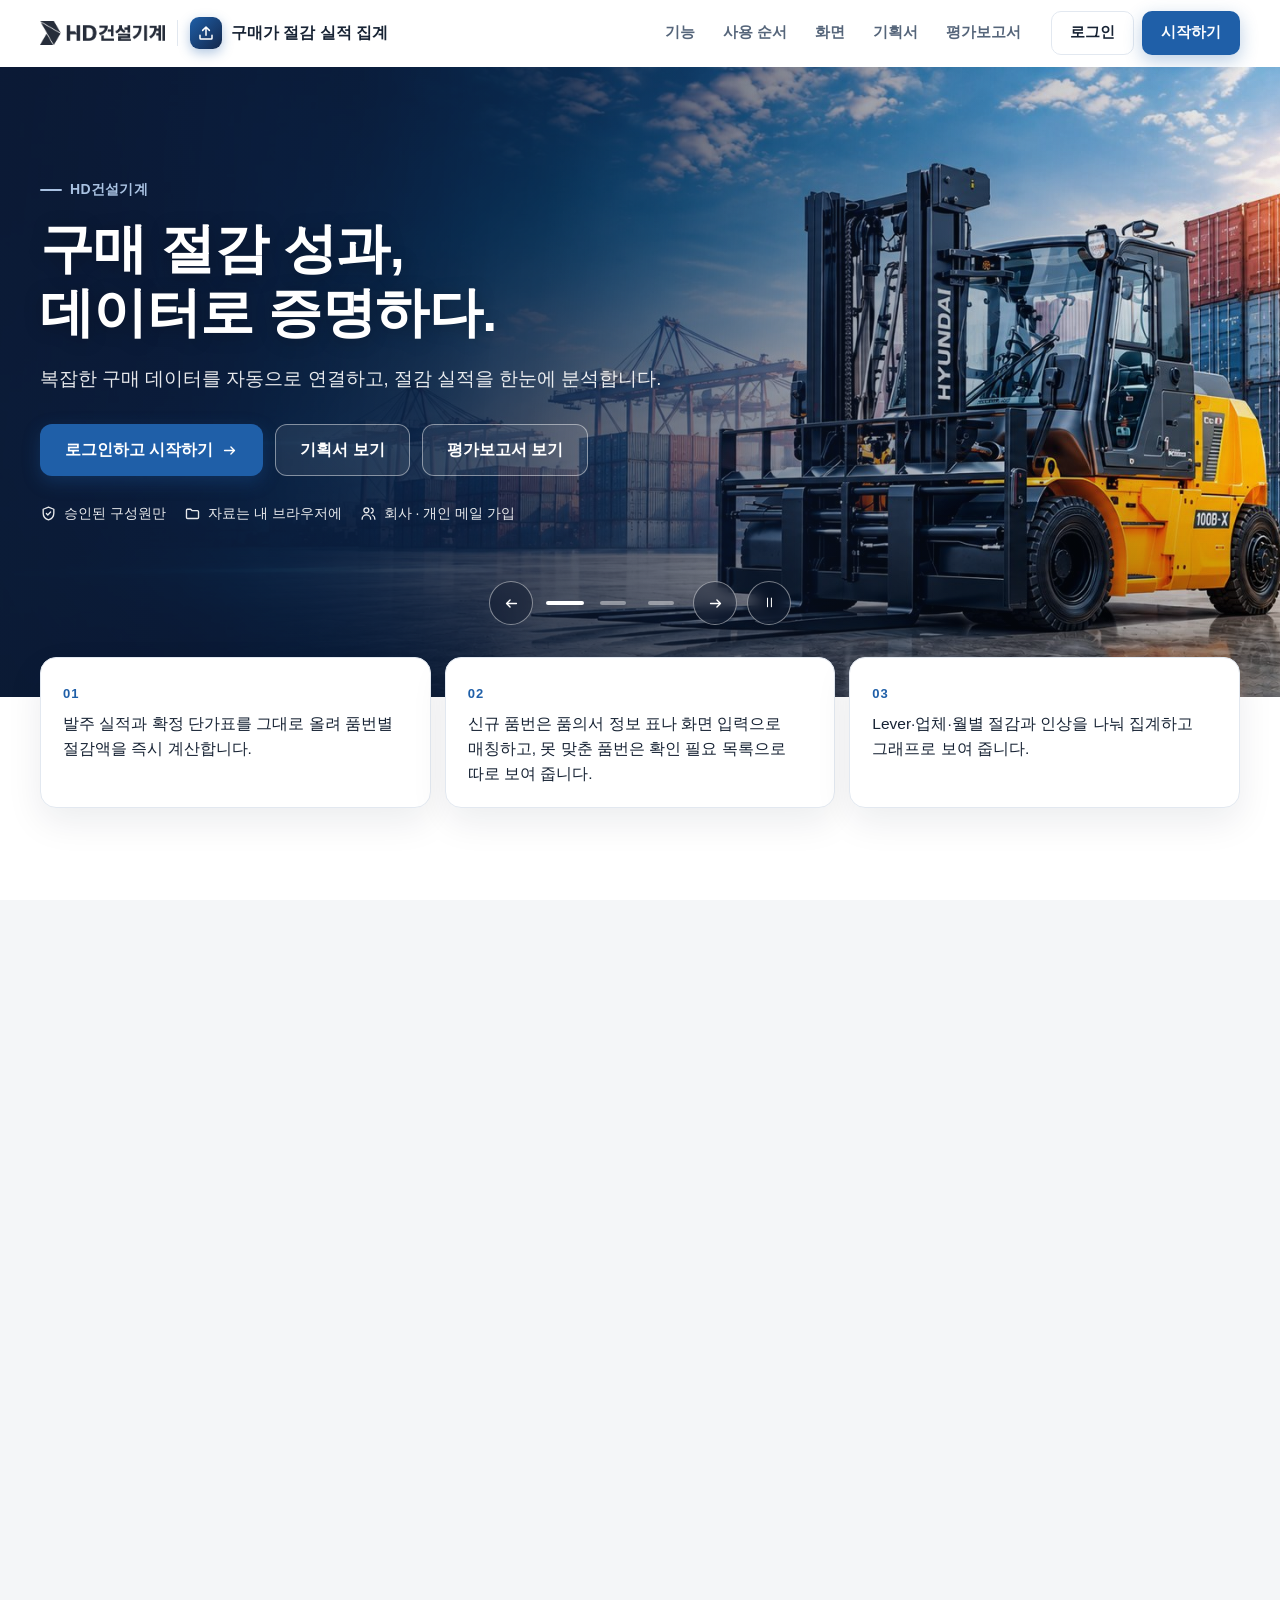
<file: index.html>
<!DOCTYPE html>
<html lang="ko">
<head>
<meta charset="UTF-8">
<meta name="viewport" content="width=device-width, initial-scale=1.0">
<title>구매가 절감 실적 집계 — 품번별 절감액·사유 Lever 자동 분류</title>
<!-- seo-kit: 검색 · 공유 미리보기(주소를 옮기면 이 묶음의 주소를 내 주소로) -->
<link rel="canonical" href="https://build-2611-08.jobability.co.kr/">
<meta name="robots" content="index,follow">
<meta property="og:type" content="website">
<meta property="og:site_name" content="HD건설기계">
<meta property="og:title" content="HD건설기계 · 구매 절감 성과, 데이터로 증명하다.">
<meta property="og:description" content="복잡한 구매 데이터를 자동으로 연결하고, 절감 실적을 한눈에 분석합니다.">
<meta property="og:url" content="https://build-2611-08.jobability.co.kr/">
<meta property="og:image" content="https://build-2611-08.jobability.co.kr/og-image.png?v=2">
<meta property="og:image:secure_url" content="https://build-2611-08.jobability.co.kr/og-image.png?v=2">
<meta property="og:image:type" content="image/png">
<meta property="og:image:width" content="1200">
<meta property="og:image:height" content="630">
<meta property="og:image:alt" content="구매 절감 성과, 데이터로 증명하다.">
<meta property="og:locale" content="ko_KR">
<meta name="twitter:card" content="summary_large_image">
<meta name="twitter:title" content="HD건설기계 · 구매 절감 성과, 데이터로 증명하다.">
<meta name="twitter:description" content="복잡한 구매 데이터를 자동으로 연결하고, 절감 실적을 한눈에 분석합니다.">
<meta name="twitter:image" content="https://build-2611-08.jobability.co.kr/og-image.png?v=2">
<!-- /seo-kit -->
<meta name="description" content="복잡한 구매 데이터를 자동으로 연결하고, 절감 실적을 한눈에 분석합니다.">
<link rel="icon" href="favicon.svg" type="image/svg+xml">
<link rel="stylesheet" href="css/style.css">
<link rel="stylesheet" href="css/app.css">
<!-- auth-kit: 로그인 전에는 도구 화면을 감춘다(js/auth.js 가 판정 뒤 푼다) -->
<script>document.documentElement.classList.add('auth-lock')</script>
<link rel="stylesheet" href="css/auth.css?v=2026-11-13.13">
<link rel="stylesheet" href="css/board.css?v=2026-11-13.13">
<link rel="stylesheet" href="css/kit-build.css?v=2026-11-13.13">
<!-- /auth-kit -->
</head>
<body>

<nav class="topnav" aria-label="주요 메뉴">
  <div class="topnav-inner">
    <a class="topnav-brand" href="index.html">구매가 절감 실적 집계 <small>build-2611-08 · 기획 최상원</small></a>
    <ul class="topnav-links">
      <li><a href="#s-data">데이터</a></li>
      <li><a href="#s-sum">집계</a></li>
      <li><a href="#s-check">확인 필요</a></li>
      <li><a href="#s-detail">상세·내보내기</a></li>
      <li><a href="budget.html">예산단가 방식</a></li>
      <li><a href="guide.html">사용법</a></li>
      <li><a href="plan.html">기획서</a></li>
    </ul>
  </div>
</nav>

<header class="hero"><div class="wrap">
  <div class="eyebrow">생성형 AI 업무자동화 전문가과정 · 2차수 · 프로젝트 08</div>
  <h1>구매가 절감 실적 집계</h1>
  <p>월별 발주 실적과 연초 확정 단가표를 올리면 <b>품번별 절감액</b>을 바로 계산합니다.
     확정 단가가 없는 <b>신규 품번</b>은 품의서 정보로 맞추고, 못 맞춘 품번은 <b>확인 필요 목록</b>으로 따로 모읍니다.
     사유 Lever·업체·월별 실적을 그래프와 엑셀 보고서로 냅니다.</p>
</div></header>

<main><div class="wrap">

<div class="b-cta"><span><b>상세 기획안 방식(현재 v1.4)</b> — 발주 실적 × 협력업체 담당자 × 예산 단가를 매칭해 ZNB 발주의 차이금액·Impact·실적을 계산합니다. 이 화면(연초 단가표 방식)은 그대로 둡니다.</span>
  <span><a class="btn primary" href="budget.html">예산단가 방식 열기</a> <a class="btn" href="budget.html#example" id="go-budget-sample">예제로 바로 보기</a></span></div>

<section id="s-data" class="card">
  <h2 style="margin-top:0">1. 엑셀 파일을 올리세요</h2>
  <p class="sub">표 세 가지 — <code>발주실적</code>(품번·품명·공급업체·발주수량·발주단가·발주월) ·
     <code>확정단가</code>(품번·확정단가) · <code>품의서</code>(품번·기준단가·변경후단가·사유 Lever·품의번호, 선택).
     한 파일에 시트로 넣어도 되고, 월별 파일을 여러 개 올려도 됩니다. 머리글을 보고 어느 표인지 알아봅니다.</p>
  <label class="drop" id="drop">
    <input type="file" id="file" accept=".xlsx,.xls,.csv" multiple>
    <b>엑셀 파일을 끌어다 놓거나 눌러서 고르세요 (여러 개 가능)</b>
    <span>파일은 서버로 올라가지 않습니다 · 브라우저 안에서만 계산합니다</span>
  </label>
  <div class="btnrow">
    <button class="btn primary" id="btn-sample">예제로 해보기</button>
    <button class="btn" id="btn-template">빈 양식 내려받기</button>
    <button class="btn" id="btn-sample-file">예제 엑셀 내려받기</button>
    <button class="btn" id="btn-reset">올린 파일 모두 비우기</button>
  </div>
  <div id="data-status"></div>
</section>

<section id="s-sum" class="card" hidden>
  <h2 style="margin-top:0">2. 절감 실적 집계</h2>
  <div class="ctrl">
    <label>기간 <select id="month"></select></label>
    <span class="legend"><i class="sw-save"></i>절감 <i class="sw-inc"></i>인상</span>
  </div>
  <div id="totals"></div>
  <div id="narr" class="note"></div>
  <h3>월별 절감·인상</h3>
  <div id="chart-month" class="chart"></div>
  <div class="grid2">
    <div>
      <h3>사유 Lever별</h3>
      <div id="chart-lever" class="chart"></div>
      <div id="tbl-lever"></div>
    </div>
    <div>
      <h3>업체별</h3>
      <div id="chart-vendor" class="chart"></div>
      <div id="tbl-vendor"></div>
    </div>
  </div>

  <details class="ai" id="ai-box">
    <summary>AI 로 보고 문장 다듬기 (선택 · 키가 없어도 위 요약은 그대로 나옵니다)</summary>
    <div class="form">
      <label>제공자
        <select id="ai-provider">
          <option value="openai">OpenAI (gpt-4o-mini)</option>
          <option value="anthropic">Anthropic (claude-haiku-5-5)</option>
        </select></label>
      <label class="wide2">API 키 <input type="password" id="ai-key" autocomplete="off" placeholder="키는 이 브라우저에만 저장됩니다"></label>
      <button class="btn" id="ai-save">키 저장</button>
      <button class="btn primary" id="ai-run">보고 문장 초안 만들기</button>
    </div>
    <p class="sub">키는 이 브라우저(localStorage)에만 저장되고 다른 곳으로 보내지 않습니다.
       AI 에는 월별·Lever별 <b>합계 숫자만</b> 보내고 품번·업체 단가는 보내지 않습니다.</p>
    <div id="ai-out"></div>
  </details>
</section>

<section id="s-check" class="card" hidden>
  <h2 style="margin-top:0">3. 확인 필요</h2>
  <p class="sub">기준 단가를 찾지 못한 신규 품번은 실적에 넣지 않고 여기에 모읍니다.
     품의서 정보를 표로 올리거나 아래에서 직접 입력하면 바로 다시 계산합니다.</p>
  <div id="checks"></div>
  <h3>품의서 정보 직접 입력</h3>
  <div class="form" id="m-form">
    <label>품번 <input type="text" id="m-part" placeholder="예: BK-1062"></label>
    <label>기준단가(원) <input type="text" id="m-base" inputmode="decimal" placeholder="품의서상 기준 단가"></label>
    <label>변경후단가(원) <input type="text" id="m-new" inputmode="decimal" placeholder="선택"></label>
    <label>사유 Lever <select id="m-lever"></select></label>
    <label>품의번호 <input type="text" id="m-doc" placeholder="예: PU-2026-0412"></label>
    <label class="wide">메모 <input type="text" id="m-note" placeholder="예: 업체 변경에 따른 신규 품번"></label>
    <button class="btn primary" id="m-add">입력 반영</button>
  </div>
  <div id="m-msg"></div>
  <ol id="m-list" class="adj"></ol>
</section>

<section id="s-detail" class="card" hidden>
  <h2 style="margin-top:0">4. 발주 줄별 상세</h2>
  <div class="ctrl">
    <label>구분 <select id="kind">
      <option value="">전체</option><option>절감</option><option>인상</option><option>변동 없음</option><option>확인 필요</option>
    </select></label>
    <label>품번·품명·업체 <input type="search" id="q" placeholder="찾을 말"></label>
    <span class="sub" id="detail-count"></span>
  </div>
  <p class="sub">기준단가 옆 표시는 값의 출처입니다. <span class="src s-base">연초 단가표</span> <span class="src s-approval">품의서 표</span>는 올린 문서의 값,
     <span class="src s-manual">화면 입력</span>은 여기서 입력한 값, <span class="calc-t">계산</span>은 도구가 계산한 값입니다.</p>
  <div class="tablewrap" id="detail"></div>
  <div class="btnrow">
    <button class="btn green" id="btn-export">엑셀 보고서 내보내기</button>
  </div>
  <p class="sub" style="margin-top:8px">보고서는 기간 선택과 상관없이 전체 기간으로 냅니다(요약·월별·Lever별·업체별·품번별·발주상세·확인필요·품의서정보).</p>
</section>

</div></main>

<footer><div class="wrap">
  생성형 AI 업무자동화 전문가과정 2차수 · 프로젝트 08 · 기획 최상원 ·
  예제 데이터는 실제 사내 데이터가 아닙니다.
</div></footer>

<script src="lib/xlsx.full.min.js"></script>
<script src="js/engine.js"></script>
<script src="js/app.js"></script>
<!-- auth-kit: 로그인 · 사용 신청 · 승인 · 게시판(키트 정본 data10-00/kit/auth, 적용 build-2611-00/tools/kit) -->
<script src="vendor/supabase.js?v=2026-11-13.13"></script>
<script src="js/auth-config.js?v=2026-11-13.13"></script>
<script src="js/kit-build.js?v=2026-11-13.13"></script>
<script src="js/board.js?v=2026-11-13.13"></script>
<script src="js/auth.js?v=2026-11-13.13"></script>
<!-- /auth-kit -->
</body>
</html>
</file>
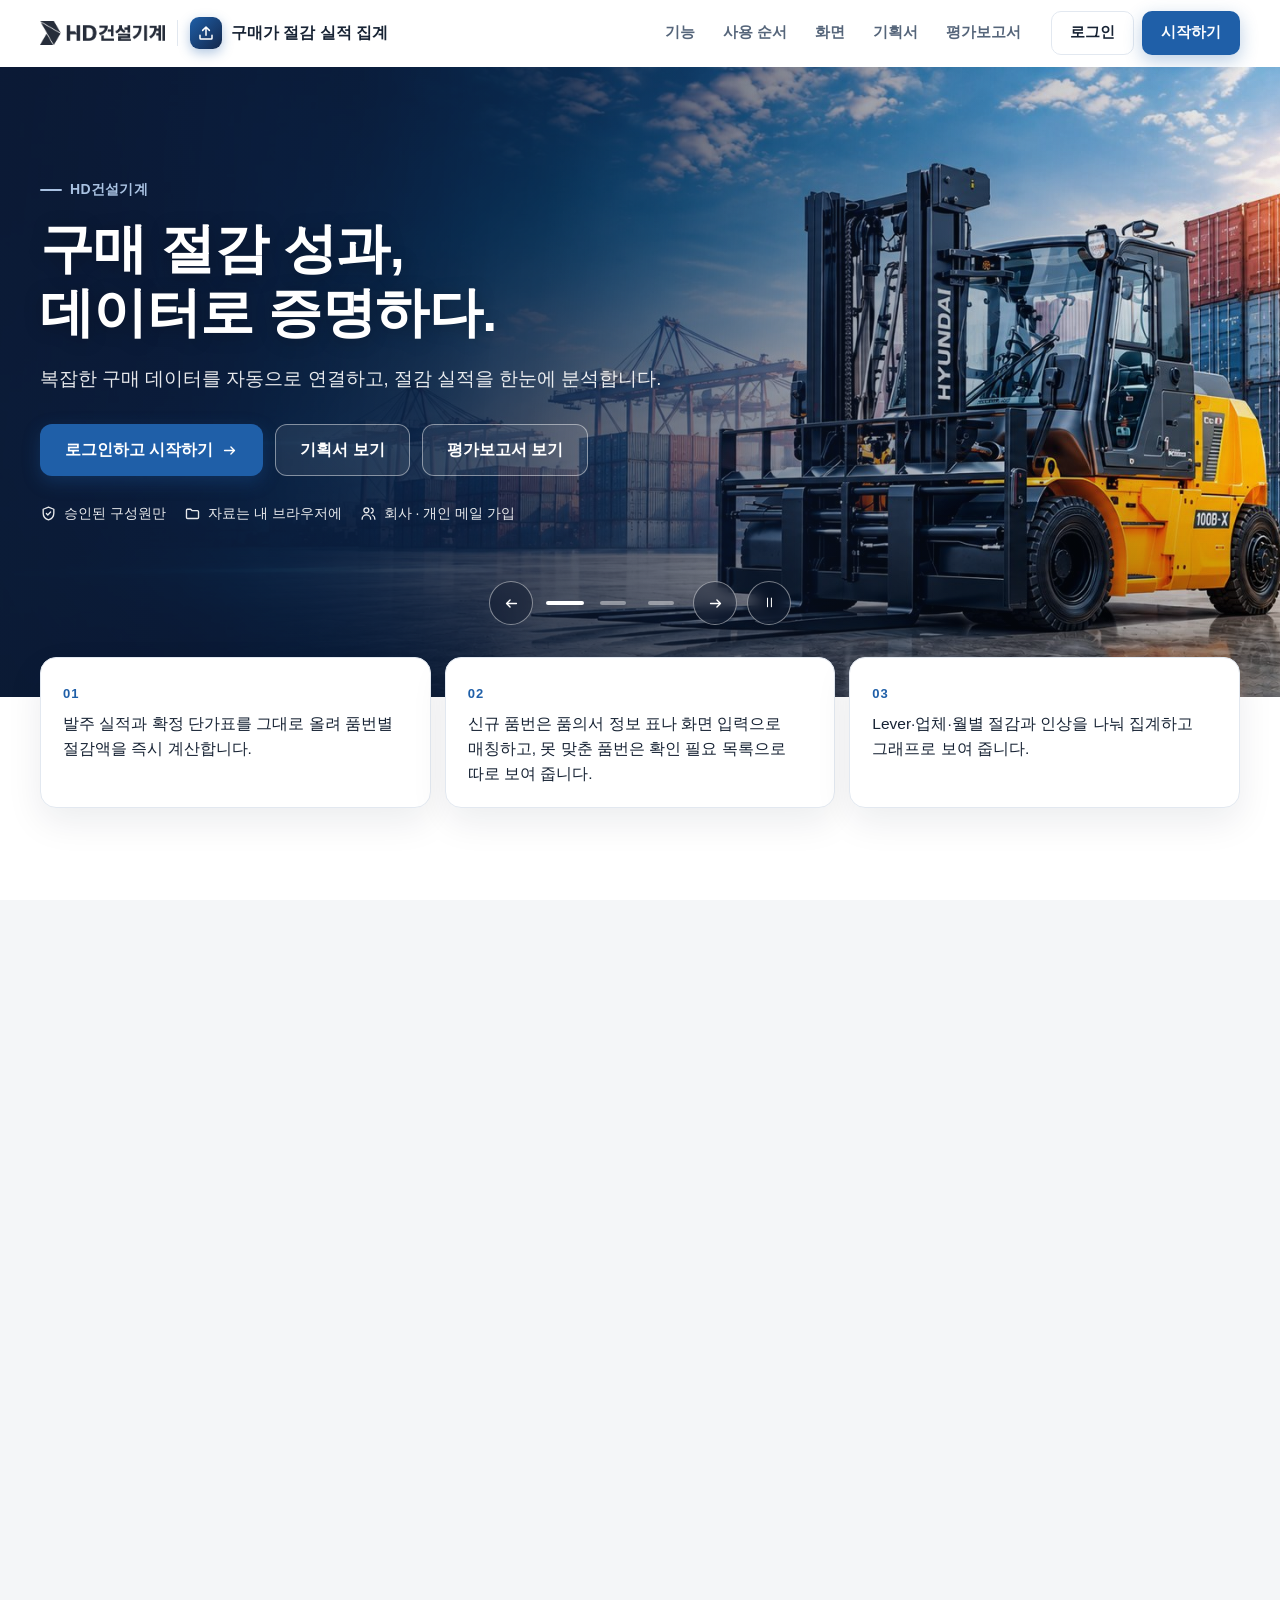
<file: budget.html>
<!DOCTYPE html>
<html lang="ko">
<head>
<meta charset="UTF-8">
<meta name="viewport" content="width=device-width, initial-scale=1.0">
<title>구매 절감 실적 자동 집계(예산단가 방식) — 구매가 절감 실적 집계</title>
<!-- seo-kit: 검색 · 공유 미리보기(주소를 옮기면 이 묶음의 주소를 내 주소로) -->
<link rel="canonical" href="https://build-2611-08.jobability.co.kr/budget.html">
<meta name="robots" content="index,follow">
<meta property="og:type" content="website">
<meta property="og:site_name" content="HD건설기계">
<meta property="og:title" content="구매 절감 실적 자동 집계(예산단가 방식) — 구매가 절감 실적 집계">
<meta property="og:description" content="발주 실적·협력업체 담당자·예산 단가 엑셀 세 가지를 올리면 ZNB 발주만 골라 담당자와 예산단가를 매칭하고 차이금액·Impact·실적을 계산해 보고용 엑셀로 냅니다. 파일은 브라우저 안에서만 처리합니다.">
<meta property="og:url" content="https://build-2611-08.jobability.co.kr/budget.html">
<meta property="og:image" content="https://build-2611-08.jobability.co.kr/og-image.png?v=2">
<meta property="og:image:secure_url" content="https://build-2611-08.jobability.co.kr/og-image.png?v=2">
<meta property="og:image:type" content="image/png">
<meta property="og:image:width" content="1200">
<meta property="og:image:height" content="630">
<meta property="og:image:alt" content="구매 절감 성과, 데이터로 증명하다.">
<meta property="og:locale" content="ko_KR">
<meta name="twitter:card" content="summary_large_image">
<meta name="twitter:title" content="구매 절감 실적 자동 집계(예산단가 방식) — 구매가 절감 실적 집계">
<meta name="twitter:description" content="발주 실적·협력업체 담당자·예산 단가 엑셀 세 가지를 올리면 ZNB 발주만 골라 담당자와 예산단가를 매칭하고 차이금액·Impact·실적을 계산해 보고용 엑셀로 냅니다. 파일은 브라우저 안에서만 처리합니다.">
<meta name="twitter:image" content="https://build-2611-08.jobability.co.kr/og-image.png?v=2">
<!-- /seo-kit -->
<meta name="description" content="발주 실적·협력업체 담당자·예산 단가 엑셀 세 가지를 올리면 ZNB 발주만 골라 담당자와 예산단가를 매칭하고 차이금액·Impact·실적을 계산해 보고용 엑셀로 냅니다. 파일은 브라우저 안에서만 처리합니다.">
<link rel="icon" href="favicon.svg" type="image/svg+xml">
<link rel="stylesheet" href="css/style.css">
<link rel="stylesheet" href="css/app.css">
<!-- auth-kit: 로그인 전에는 도구 화면을 감춘다(js/auth.js 가 판정 뒤 푼다) -->
<script>document.documentElement.classList.add('auth-lock')</script>
<link rel="stylesheet" href="css/auth.css?v=2026-11-13.13">
<link rel="stylesheet" href="css/board.css?v=2026-11-13.13">
<link rel="stylesheet" href="css/kit-build.css?v=2026-11-13.13">
<!-- /auth-kit -->
</head>
<body>

<nav class="topnav" aria-label="주요 메뉴">
  <div class="topnav-inner">
    <a class="topnav-brand" href="index.html">구매가 절감 실적 집계 <small>build-2611-08 · 기획 최상원</small></a>
    <ul class="topnav-links">
      <li><a href="index.html?home=1">연초 단가표 방식(옛 방식)</a></li>
      <li><a href="budget.html" class="active" aria-current="page">예산단가 방식</a></li>
      <li><a href="#s-bfiles">파일</a></li>
      <li><a href="#s-bfx">환율</a></li>
      <li><a href="#s-bresult">결과</a></li>
      <li><a href="guide.html">사용법</a></li>
      <li><a href="plan.html">기획서</a></li>
    </ul>
  </div>
</nav>

<header class="hero"><div class="wrap">
  <div class="eyebrow">생성형 AI 업무자동화 전문가과정 · 2차수 · 프로젝트 08 · 도구 v1.4 · 상세 기획안 방식</div>
  <h1>구매 절감 실적 자동 집계 — 발주 실적 × 담당자 × 예산 단가</h1>
  <p>엑셀 세 가지를 올리면 <b>발주유형 ZNB</b> 만 골라 협력사 코드로 <b>담당자</b>를, 자재품번으로 <b>예산단가·NOTE</b> 를 맞춥니다.
     품목범주로 구매단가를 정해 <b>차이금액·Impact·실적(인하/인상/동결)</b>을 계산하고,
     못 맞춘 행은 비고에 사유를 남겨 보고용 엑셀(실적·집계·제외·오류 내역)로 냅니다.</p>
</div></header>

<main><div class="wrap">

<section id="s-bfiles" class="card">
  <h2 style="margin-top:0">1. 엑셀 파일 세 가지를 올리세요</h2>
  <p class="sub">표 세 가지 — <code>발주 실적</code>(구매오더·발주유형·협력사 코드·협력사 이름·자재품번·자재품명·통화·구매단가·발주수량·품목범주·조립비·자재비) ·
     <code>협력업체 담당자</code>(협력업체 코드·협력업체명·담당자) · <code>예산 단가</code>(자재품번·예산단가·NOTE).
     파일을 따로 올려도 되고 한 파일에 시트로 넣어도 됩니다. 머리글을 보고 어느 표인지, 어느 열이 어느 항목인지 짝짓고, 못 찾은 열은 아래에서 고릅니다.</p>
  <label class="drop" id="b-drop">
    <input type="file" id="b-file" accept=".xlsx,.xls,.csv" multiple>
    <b>엑셀 파일을 끌어다 놓거나 눌러서 고르세요 (여러 개 가능)</b>
    <span>파일은 서버로 올라가지 않습니다 · 브라우저 안에서만 계산합니다</span>
  </label>
  <div class="btnrow">
    <button class="btn primary" id="b-sample">예제로 해보기</button>
    <button class="btn" id="b-dl-orders">발주 실적 예제 내려받기</button>
    <button class="btn" id="b-dl-vendors">담당자 예제 내려받기</button>
    <button class="btn" id="b-dl-budget">예산 단가 예제 내려받기</button>
    <button class="btn" id="b-reset">올린 파일 모두 비우기</button>
  </div>
  <p class="sub" style="margin-top:8px">예제 세 파일은 저장소 <code>samples/</code> 폴더에도 있습니다. 예제 데이터는 실제 사내 데이터가 아닙니다.</p>
  <div id="b-files"></div>
  <div id="b-status"></div>
</section>

<section id="s-bfx" class="card">
  <h2 style="margin-top:0">2. 환율</h2>
  <p class="sub">기획안의 고정 환율이 기본값입니다(KRW 1 · USD 1,350 · EUR 1,572 · CNY 190 · JYP 9.4). 여기서 고치면 이 브라우저에 저장되고 바로 다시 계산합니다.
     <b>JYP</b> 는 원본 통화 코드가 JYP 일 때만 적용합니다. JPY 처럼 글자만 비슷한 코드는 바꾸지 않고 「환율 확인 필요」로 둡니다. 표에 없는 통화도 「환율 확인 필요」입니다.</p>
  <div id="b-fx-table"></div>
  <div class="btnrow">
    <button class="btn" id="b-fx-add">통화 추가</button>
    <button class="btn" id="b-fx-reset">기본값으로 되돌리기</button>
  </div>
  <div id="b-fx-msg"></div>
</section>

<section id="s-bresult" class="card" hidden>
  <h2 style="margin-top:0">3. 구매 절감 실적</h2>
  <div id="b-stats"></div>
  <div id="b-diag"></div>
  <h3>정합성 검증</h3>
  <ul id="b-verify" class="verify"></ul>
  <div id="b-issues"></div>
  <div class="grid2">
    <div><h3>담당자별</h3><div id="b-owner"></div></div>
    <div><h3>협력사별</h3><div id="b-vendor"></div></div>
  </div>

  <h3>구매오더별 상세</h3>
  <div class="ctrl">
    <label>실적 <select id="b-filter-result">
      <option value="">전체</option><option>인하</option><option>인상</option><option>동결</option><option value="pending">계산 보류(실적 없음)</option>
    </select></label>
    <label>비고 <select id="b-filter-note"></select></label>
    <label>구매오더·협력사·품번·담당자 <input type="search" id="b-q" placeholder="찾을 말"></label>
    <span class="sub" id="b-count"></span>
  </div>
  <p class="sub">구매단가 옆 <span class="src s-file">구매단가</span> <span class="src s-file">조립비</span>는 품목범주로 고른 칸입니다(0 = 구매단가 그대로, 3 = 조립비).
     예산단가 옆 <span class="src s-file">예산 파일</span>은 올린 문서의 값, <span class="src s-manual">화면 입력</span>은 여기서 넣은 값,
     <span class="calc-t">계산</span>은 도구가 계산한 값입니다. 예산단가가 비어 있는 행은 그 자리에서 입력하면 바로 계산하고, 입력값은 이 브라우저에 품번별로 남습니다.</p>
  <div class="tablewrap" id="b-table"></div>
  <h3>화면에서 입력한 예산단가</h3>
  <p class="sub">파일에 없는 품번에만 쓰입니다. 파일에 값이 있으면 파일 값이 우선이고, 다시 올리거나 다시 계산해도 여기 값은 지워지지 않습니다.</p>
  <ol id="b-manual-list" class="adj"></ol>

  <details class="ai"><summary>제외된 행(발주유형 ZNB 아님)</summary><div class="tablewrap small" id="b-excluded"></div></details>
  <details class="ai"><summary>오류 내역(담당자 미매칭 · 예산단가 미매칭 · 구매단가 확인 · 환율 확인 · 기타)</summary><div class="tablewrap small" id="b-errors"></div></details>

  <div class="btnrow">
    <button class="btn green" id="b-export">엑셀 내보내기 (구매절감 실적 · 집계 및 검증 · 제외 · 오류 내역 · 환율)</button>
  </div>
  <p class="sub" style="margin-top:8px">「구매절감 실적」 시트는 열 19개를 기획안 순서 그대로 두고, 구매오더 단위를 합치거나 빼지 않습니다.
     예산단가가 빈 칸에 값을 넣으면 차이금액·Impact·실적이 수식으로 바로 계산됩니다. 담당자 미매칭 행은 이 시트에 없고 오류 내역 시트에 있습니다.</p>
</section>

<section id="s-brules" class="card">
  <h2 style="margin-top:0">4. 계산 기준</h2>
  <ul class="rules">
    <li><b>분석 대상</b> — 발주유형이 ZNB 인 행만. 나머지는 「제외」 시트에 둡니다.</li>
    <li><b>담당자</b> — 협력사 코드가 협력업체 담당자 표의 코드와 정확히 같을 때. 앞뒤 공백·숫자/글자 형식만 맞추고 <b>선행 0 은 지우지 않습니다</b>(001001 과 1001 은 다른 코드). 못 맞추면 「미매칭」으로 표시하고 최종 실적에서 뺍니다.</li>
    <li><b>예산단가·Lever</b> — 자재품번이 정확히 같을 때. 공백만 맞추고 하이픈·글자는 손대지 않습니다. 못 맞추면 행은 남기고 예산단가·차이금액·Impact·실적을 비운 뒤 비고에 「예산단가 미매칭 - 수작업 입력 필요」. Lever 는 예산 단가 표의 NOTE 를 해석 없이 그대로 씁니다.</li>
    <li><b>구매단가</b> — 품목범주 0 이면 발주 실적의 구매단가를 그대로, 3 이면 조립비. 자재비 열은 쓰지 않습니다. 그 밖의 범주이거나 값이 비었으면 계산을 보류하고 「구매단가 확인 필요」.</li>
    <li><b>차이금액 = 구매단가 − 예산단가</b> — 양수 인상 · 음수 인하 · 0 동결(구매단가가 예산단가보다 높으면 인상). v1.4 에서 기획자 정정대로 바꿨습니다(실적 구분은 차이금액 부호로 하고 Impact 부호로 하지 않습니다).</li>
    <li><b>Impact = 차이금액 × 발주수량 × 환율</b> — 원화 기준 정수 반올림. 구매단가·예산단가·발주수량·환율 중 하나라도 없으면 Impact 를 내지 않습니다.</li>
    <li><b>비고</b> — 담당자 미매칭 · 예산단가 미매칭 - 수작업 입력 필요 · 구매단가 확인 필요 · 환율 확인 필요 · 기타 데이터 오류 중에서만 적고, 정상 행은 비워 둡니다. 원본 값은 고치지 않습니다.</li>
  </ul>
</section>

</div></main>

<footer><div class="wrap">
  생성형 AI 업무자동화 전문가과정 2차수 · 프로젝트 08 · 기획 최상원 ·
  예제 데이터는 실제 사내 데이터가 아닙니다.
</div></footer>

<script src="lib/xlsx.full.min.js"></script>
<script src="js/budget.js"></script>
<script src="js/budget-app.js"></script>
<!-- auth-kit: 로그인 · 사용 신청 · 승인 · 게시판(키트 정본 data10-00/kit/auth, 적용 build-2611-00/tools/kit) -->
<script src="vendor/supabase.js?v=2026-11-13.13"></script>
<script src="js/auth-config.js?v=2026-11-13.13"></script>
<script src="js/kit-build.js?v=2026-11-13.13"></script>
<script src="js/board.js?v=2026-11-13.13"></script>
<script src="js/auth.js?v=2026-11-13.13"></script>
<!-- /auth-kit -->
</body>
</html>
</file>
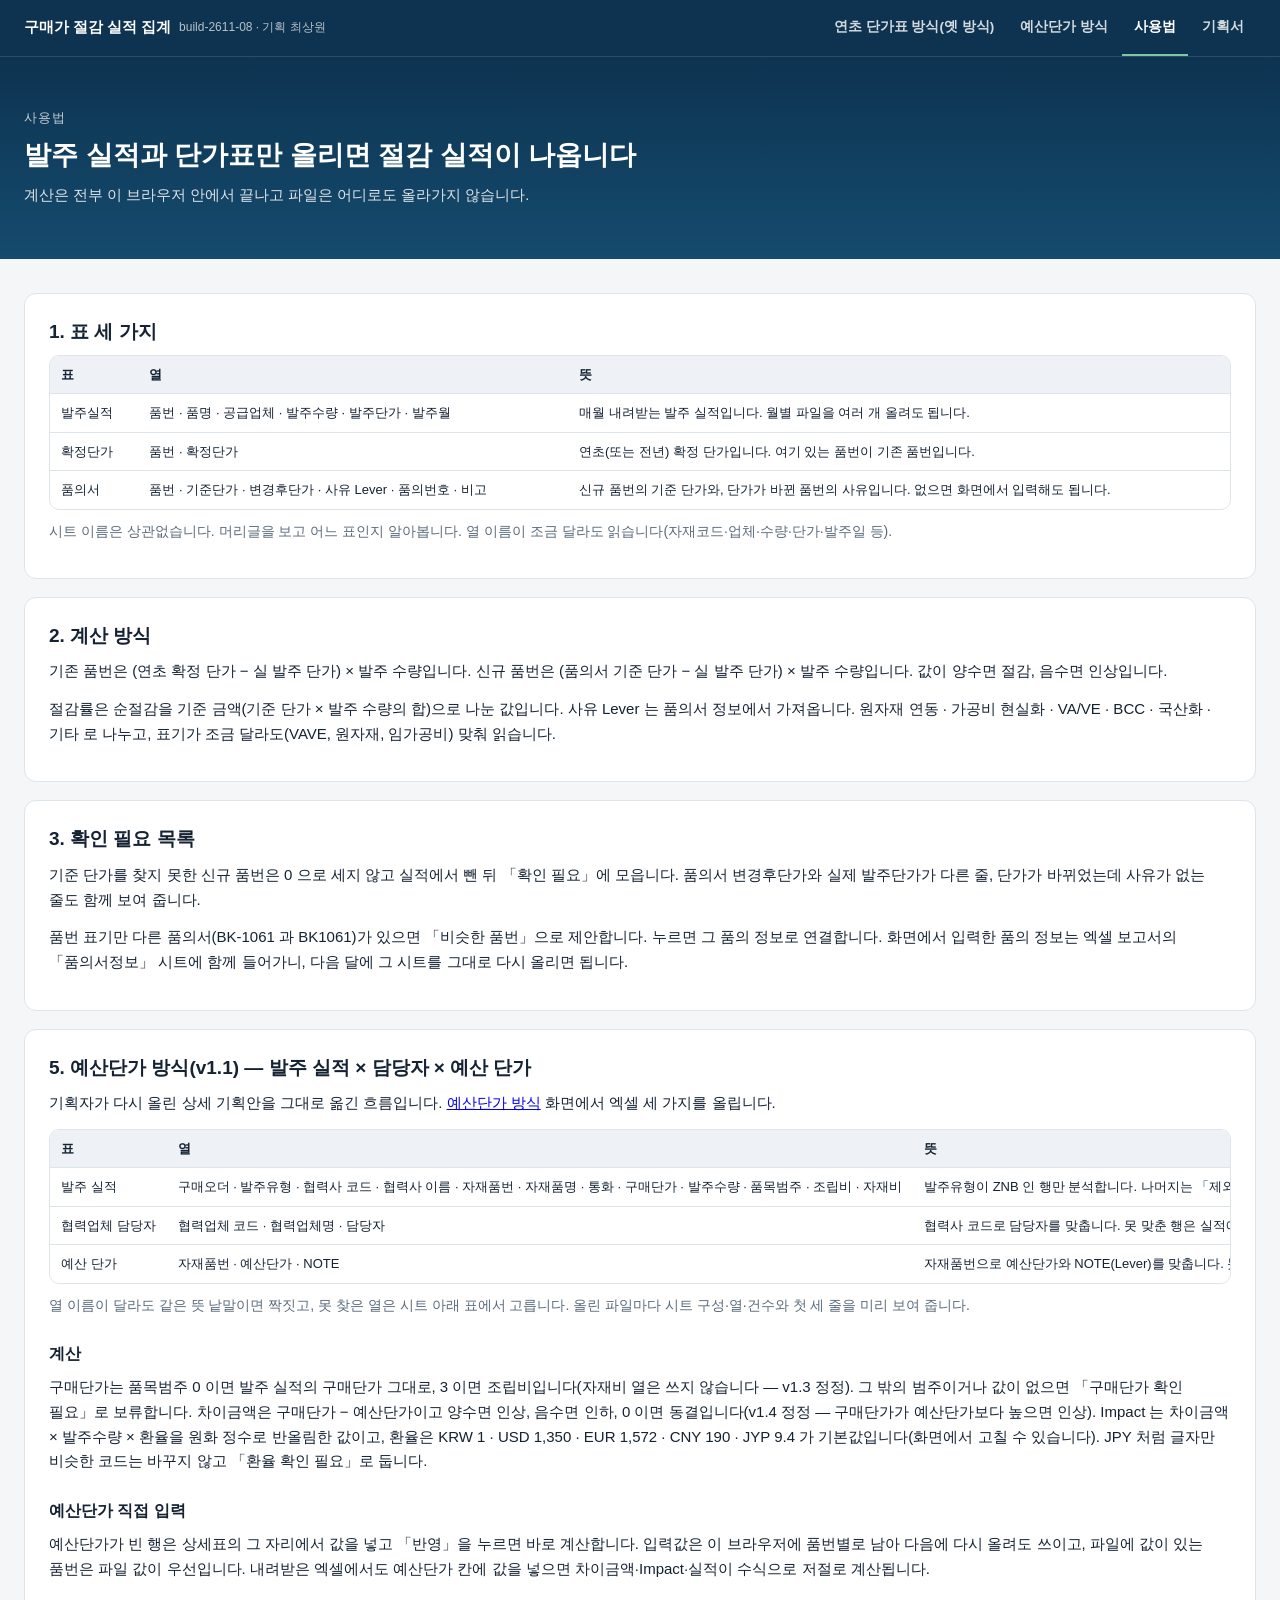
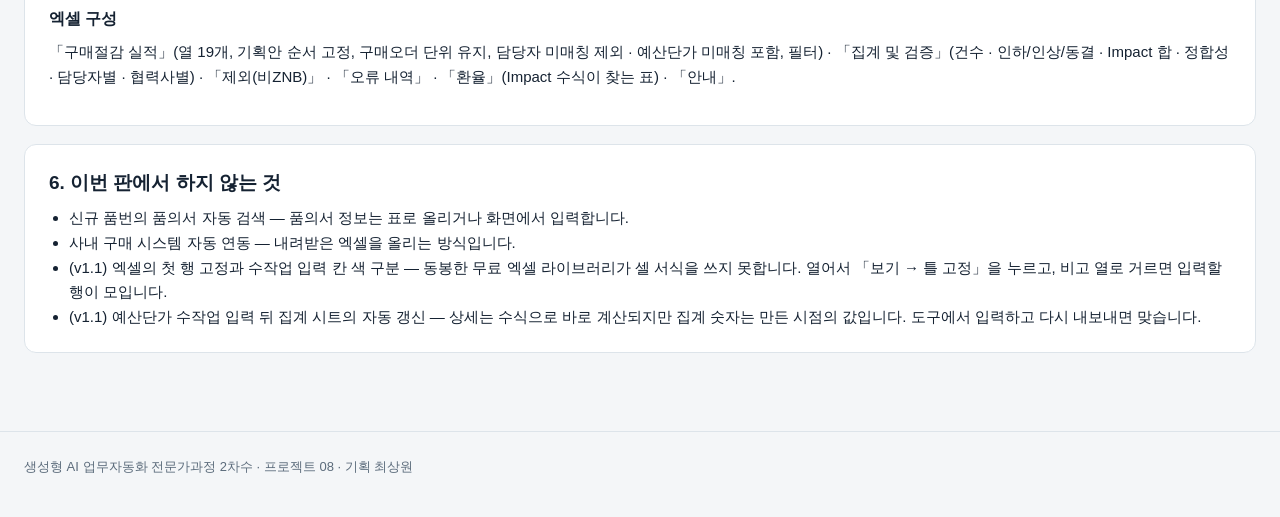
<file: guide.html>
<!DOCTYPE html>
<html lang="ko">
<head>
<meta charset="UTF-8">
<meta name="viewport" content="width=device-width, initial-scale=1.0">
<title>사용법 — 구매가 절감 실적 집계</title>
<!-- seo-kit: 검색 · 공유 미리보기(주소를 옮기면 이 묶음의 주소를 내 주소로) -->
<link rel="canonical" href="https://build-2611-08.jobability.co.kr/guide.html">
<meta name="robots" content="index,follow">
<meta property="og:type" content="website">
<meta property="og:site_name" content="HD건설기계">
<meta property="og:title" content="사용법 — 구매가 절감 실적 집계">
<meta property="og:description" content="월별 발주 실적과 연초 확정 단가표(엑셀)를 올리면 품번별 구매가 절감액을 계산하는 v1.0 흐름에 더해, v1.1 에서는 기획자의 상세 기획안대로 발주 실적·협력업체 담당자·예산 단가 세 파일을 매칭해 ZNB 발주의 차이금액·Impact·실적(인하/인상/동결)을 계산하고 보고용 엑셀(">
<meta property="og:url" content="https://build-2611-08.jobability.co.kr/guide.html">
<meta property="og:image" content="https://build-2611-08.jobability.co.kr/og-image.png?v=2">
<meta property="og:image:secure_url" content="https://build-2611-08.jobability.co.kr/og-image.png?v=2">
<meta property="og:image:type" content="image/png">
<meta property="og:image:width" content="1200">
<meta property="og:image:height" content="630">
<meta property="og:image:alt" content="구매 절감 성과, 데이터로 증명하다.">
<meta property="og:locale" content="ko_KR">
<meta name="twitter:card" content="summary_large_image">
<meta name="twitter:title" content="사용법 — 구매가 절감 실적 집계">
<meta name="twitter:description" content="월별 발주 실적과 연초 확정 단가표(엑셀)를 올리면 품번별 구매가 절감액을 계산하는 v1.0 흐름에 더해, v1.1 에서는 기획자의 상세 기획안대로 발주 실적·협력업체 담당자·예산 단가 세 파일을 매칭해 ZNB 발주의 차이금액·Impact·실적(인하/인상/동결)을 계산하고 보고용 엑셀(">
<meta name="twitter:image" content="https://build-2611-08.jobability.co.kr/og-image.png?v=2">
<!-- /seo-kit -->
<link rel="icon" href="favicon.svg" type="image/svg+xml">
<link rel="stylesheet" href="css/style.css">
<link rel="stylesheet" href="css/app.css">
</head>
<body>
<nav class="topnav" aria-label="주요 메뉴">
  <div class="topnav-inner">
    <a class="topnav-brand" href="index.html">구매가 절감 실적 집계 <small>build-2611-08 · 기획 최상원</small></a>
    <ul class="topnav-links">
      <li><a href="index.html?home=1">연초 단가표 방식(옛 방식)</a></li>
      <li><a href="budget.html">예산단가 방식</a></li>
      <li><a href="guide.html" class="active" aria-current="page">사용법</a></li>
      <li><a href="plan.html">기획서</a></li>
    </ul>
  </div>
</nav>
<header class="hero"><div class="wrap">
  <div class="eyebrow">사용법</div>
  <h1>발주 실적과 단가표만 올리면 절감 실적이 나옵니다</h1>
  <p>계산은 전부 이 브라우저 안에서 끝나고 파일은 어디로도 올라가지 않습니다.</p>
</div></header>
<main><div class="wrap">
<div class="card">
  <h2 style="margin-top:0">1. 표 세 가지</h2>
  <div class="tablewrap"><table>
    <thead><tr><th>표</th><th>열</th><th>뜻</th></tr></thead>
    <tbody>
      <tr><td>발주실적</td><td>품번 · 품명 · 공급업체 · 발주수량 · 발주단가 · 발주월</td><td>매월 내려받는 발주 실적입니다. 월별 파일을 여러 개 올려도 됩니다.</td></tr>
      <tr><td>확정단가</td><td>품번 · 확정단가</td><td>연초(또는 전년) 확정 단가입니다. 여기 있는 품번이 기존 품번입니다.</td></tr>
      <tr><td>품의서</td><td>품번 · 기준단가 · 변경후단가 · 사유 Lever · 품의번호 · 비고</td><td>신규 품번의 기준 단가와, 단가가 바뀐 품번의 사유입니다. 없으면 화면에서 입력해도 됩니다.</td></tr>
    </tbody>
  </table></div>
  <p class="sub" style="margin-top:10px">시트 이름은 상관없습니다. 머리글을 보고 어느 표인지 알아봅니다.
  열 이름이 조금 달라도 읽습니다(자재코드·업체·수량·단가·발주일 등).</p>
</div>
<div class="card">
  <h2 style="margin-top:0">2. 계산 방식</h2>
  <p>기존 품번은 (연초 확정 단가 − 실 발주 단가) × 발주 수량입니다.
  신규 품번은 (품의서 기준 단가 − 실 발주 단가) × 발주 수량입니다.
  값이 양수면 절감, 음수면 인상입니다.</p>
  <p>절감률은 순절감을 기준 금액(기준 단가 × 발주 수량의 합)으로 나눈 값입니다.
  사유 Lever 는 품의서 정보에서 가져옵니다. 원자재 연동 · 가공비 현실화 · VA/VE · BCC · 국산화 · 기타 로 나누고,
  표기가 조금 달라도(VAVE, 원자재, 임가공비) 맞춰 읽습니다.</p>
</div>
<div class="card">
  <h2 style="margin-top:0">3. 확인 필요 목록</h2>
  <p>기준 단가를 찾지 못한 신규 품번은 0 으로 세지 않고 실적에서 뺀 뒤 「확인 필요」에 모읍니다.
  품의서 변경후단가와 실제 발주단가가 다른 줄, 단가가 바뀌었는데 사유가 없는 줄도 함께 보여 줍니다.</p>
  <p>품번 표기만 다른 품의서(BK-1061 과 BK1061)가 있으면 「비슷한 품번」으로 제안합니다. 누르면 그 품의 정보로 연결합니다.
  화면에서 입력한 품의 정보는 엑셀 보고서의 「품의서정보」 시트에 함께 들어가니, 다음 달에 그 시트를 그대로 다시 올리면 됩니다.</p>
</div>
<div class="card" id="g-budget">
  <h2 style="margin-top:0">5. 예산단가 방식(v1.1) — 발주 실적 × 담당자 × 예산 단가</h2>
  <p>기획자가 다시 올린 상세 기획안을 그대로 옮긴 흐름입니다. <a href="budget.html">예산단가 방식</a> 화면에서 엑셀 세 가지를 올립니다.</p>
  <div class="tablewrap"><table>
    <thead><tr><th>표</th><th>열</th><th>뜻</th></tr></thead>
    <tbody>
      <tr><td>발주 실적</td><td>구매오더 · 발주유형 · 협력사 코드 · 협력사 이름 · 자재품번 · 자재품명 · 통화 · 구매단가 · 발주수량 · 품목범주 · 조립비 · 자재비</td><td>발주유형이 ZNB 인 행만 분석합니다. 나머지는 「제외」 시트로 갑니다.</td></tr>
      <tr><td>협력업체 담당자</td><td>협력업체 코드 · 협력업체명 · 담당자</td><td>협력사 코드로 담당자를 맞춥니다. 못 맞춘 행은 실적에서 빠지고 「오류 내역」에 남습니다.</td></tr>
      <tr><td>예산 단가</td><td>자재품번 · 예산단가 · NOTE</td><td>자재품번으로 예산단가와 NOTE(Lever)를 맞춥니다. 못 맞춘 행은 실적 시트에 남기고 예산단가를 비워 둡니다.</td></tr>
    </tbody>
  </table></div>
  <p class="sub" style="margin-top:10px">열 이름이 달라도 같은 뜻 낱말이면 짝짓고, 못 찾은 열은 시트 아래 표에서 고릅니다. 올린 파일마다 시트 구성·열·건수와 첫 세 줄을 미리 보여 줍니다.</p>
  <h3>계산</h3>
  <p>구매단가는 품목범주 0 이면 발주 실적의 구매단가 그대로, 3 이면 조립비입니다(자재비 열은 쓰지 않습니다 — v1.3 정정). 그 밖의 범주이거나 값이 없으면 「구매단가 확인 필요」로 보류합니다.
  차이금액은 구매단가 − 예산단가이고 양수면 인상, 음수면 인하, 0 이면 동결입니다(v1.4 정정 — 구매단가가 예산단가보다 높으면 인상).
  Impact 는 차이금액 × 발주수량 × 환율을 원화 정수로 반올림한 값이고, 환율은 KRW 1 · USD 1,350 · EUR 1,572 · CNY 190 · JYP 9.4 가 기본값입니다(화면에서 고칠 수 있습니다).
  JPY 처럼 글자만 비슷한 코드는 바꾸지 않고 「환율 확인 필요」로 둡니다.</p>
  <h3>예산단가 직접 입력</h3>
  <p>예산단가가 빈 행은 상세표의 그 자리에서 값을 넣고 「반영」을 누르면 바로 계산합니다. 입력값은 이 브라우저에 품번별로 남아 다음에 다시 올려도 쓰이고, 파일에 값이 있는 품번은 파일 값이 우선입니다.
  내려받은 엑셀에서도 예산단가 칸에 값을 넣으면 차이금액·Impact·실적이 수식으로 저절로 계산됩니다.</p>
  <h3>엑셀 구성</h3>
  <p>「구매절감 실적」(열 19개, 기획안 순서 고정, 구매오더 단위 유지, 담당자 미매칭 제외 · 예산단가 미매칭 포함, 필터) · 「집계 및 검증」(건수 · 인하/인상/동결 · Impact 합 · 정합성 · 담당자별 · 협력사별) ·
  「제외(비ZNB)」 · 「오류 내역」 · 「환율」(Impact 수식이 찾는 표) · 「안내」.</p>
</div>
<div class="card">
  <h2 style="margin-top:0">6. 이번 판에서 하지 않는 것</h2>
  <ul style="margin-left:20px">
    <li>신규 품번의 품의서 자동 검색 — 품의서 정보는 표로 올리거나 화면에서 입력합니다.</li>
    <li>사내 구매 시스템 자동 연동 — 내려받은 엑셀을 올리는 방식입니다.</li>
    <li>(v1.1) 엑셀의 첫 행 고정과 수작업 입력 칸 색 구분 — 동봉한 무료 엑셀 라이브러리가 셀 서식을 쓰지 못합니다. 열어서 「보기 → 틀 고정」을 누르고, 비고 열로 거르면 입력할 행이 모입니다.</li>
    <li>(v1.1) 예산단가 수작업 입력 뒤 집계 시트의 자동 갱신 — 상세는 수식으로 바로 계산되지만 집계 숫자는 만든 시점의 값입니다. 도구에서 입력하고 다시 내보내면 맞습니다.</li>
  </ul>
</div>
</div></main>
<footer><div class="wrap">생성형 AI 업무자동화 전문가과정 2차수 · 프로젝트 08 · 기획 최상원</div></footer>
</body>
</html>
</file>
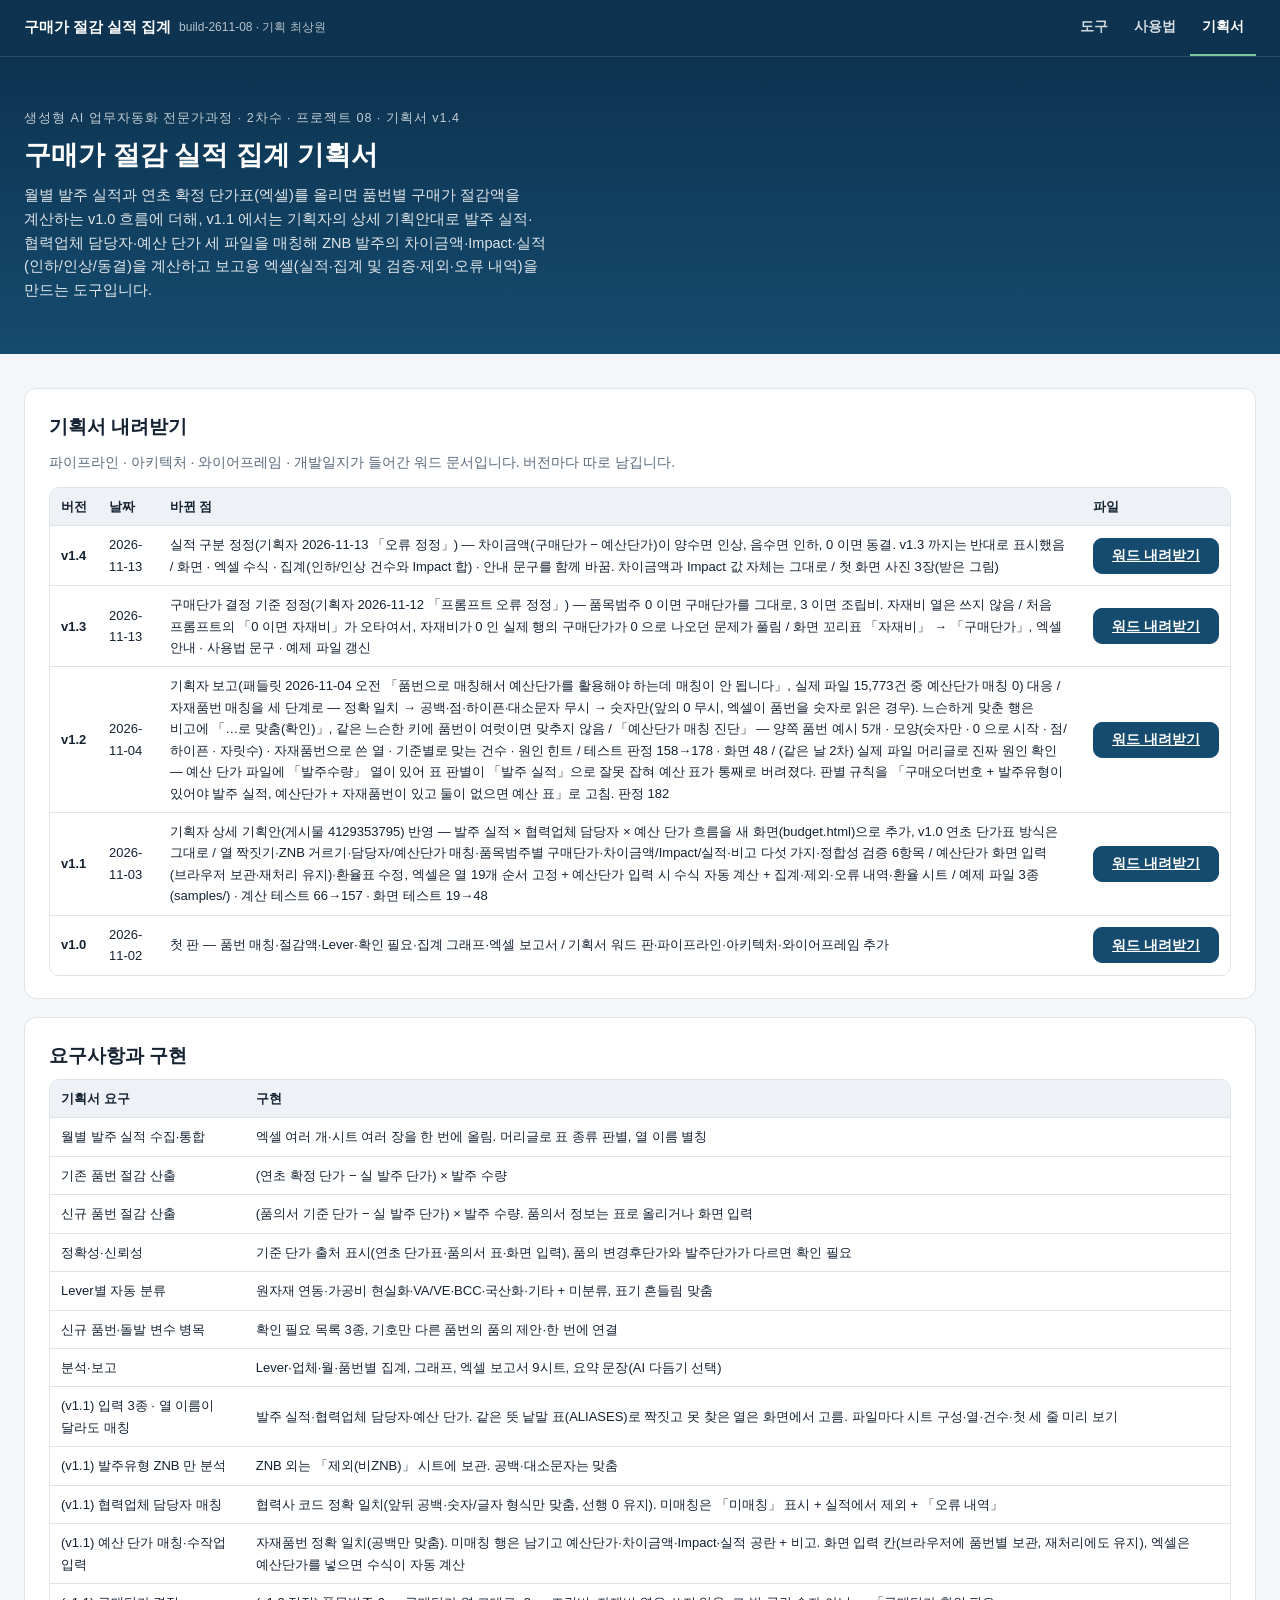
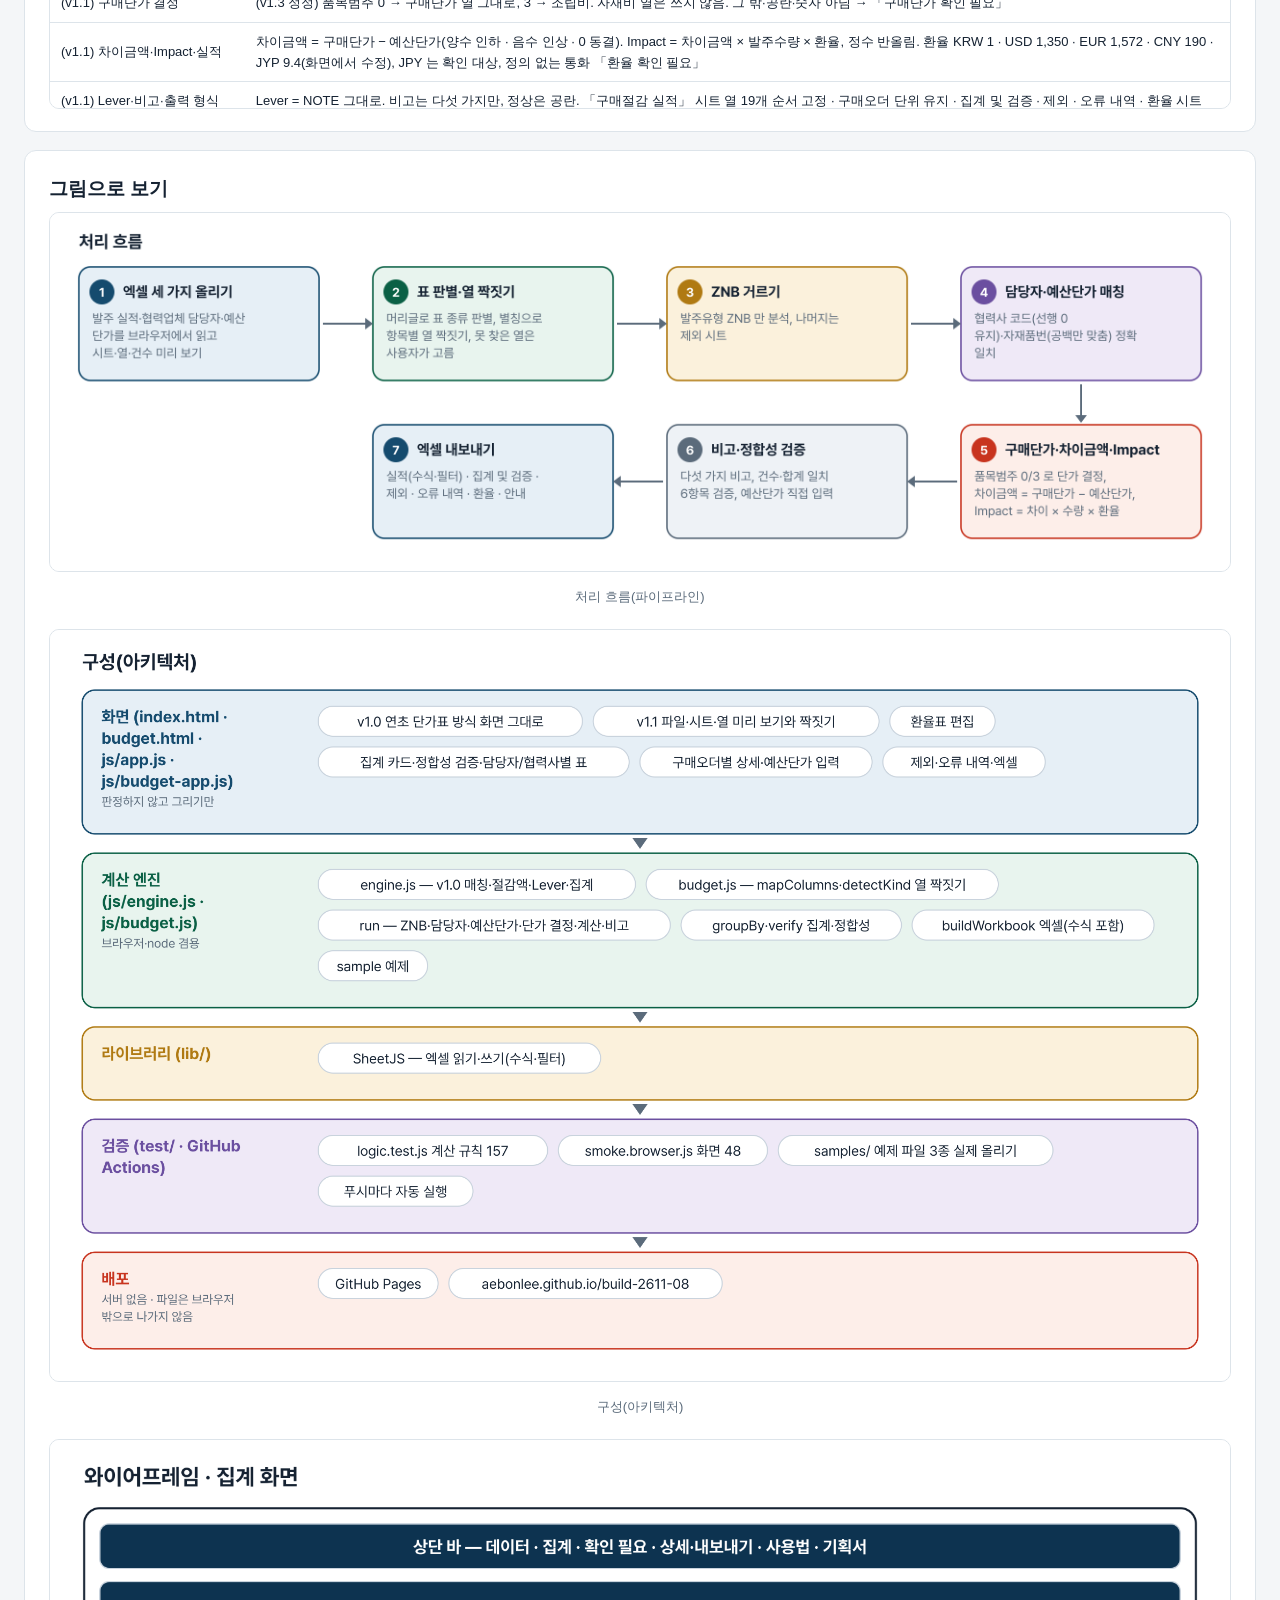
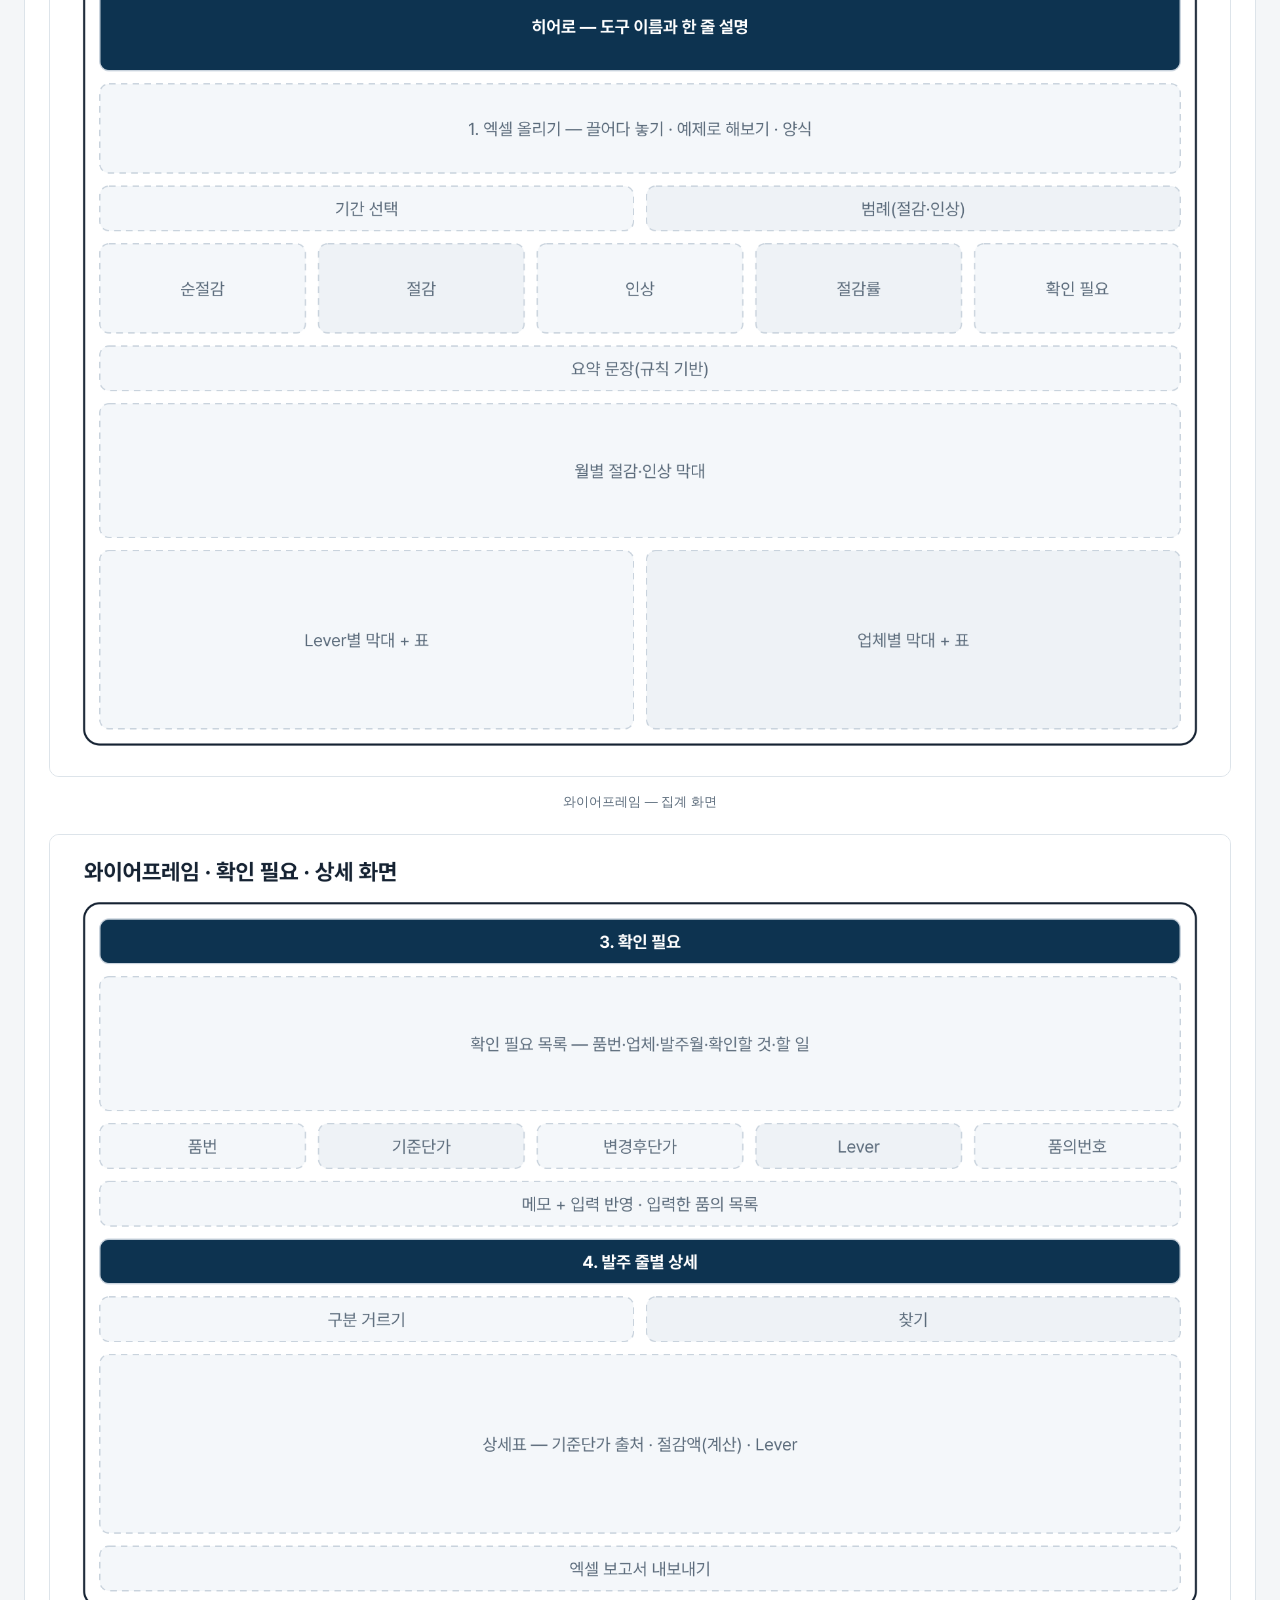
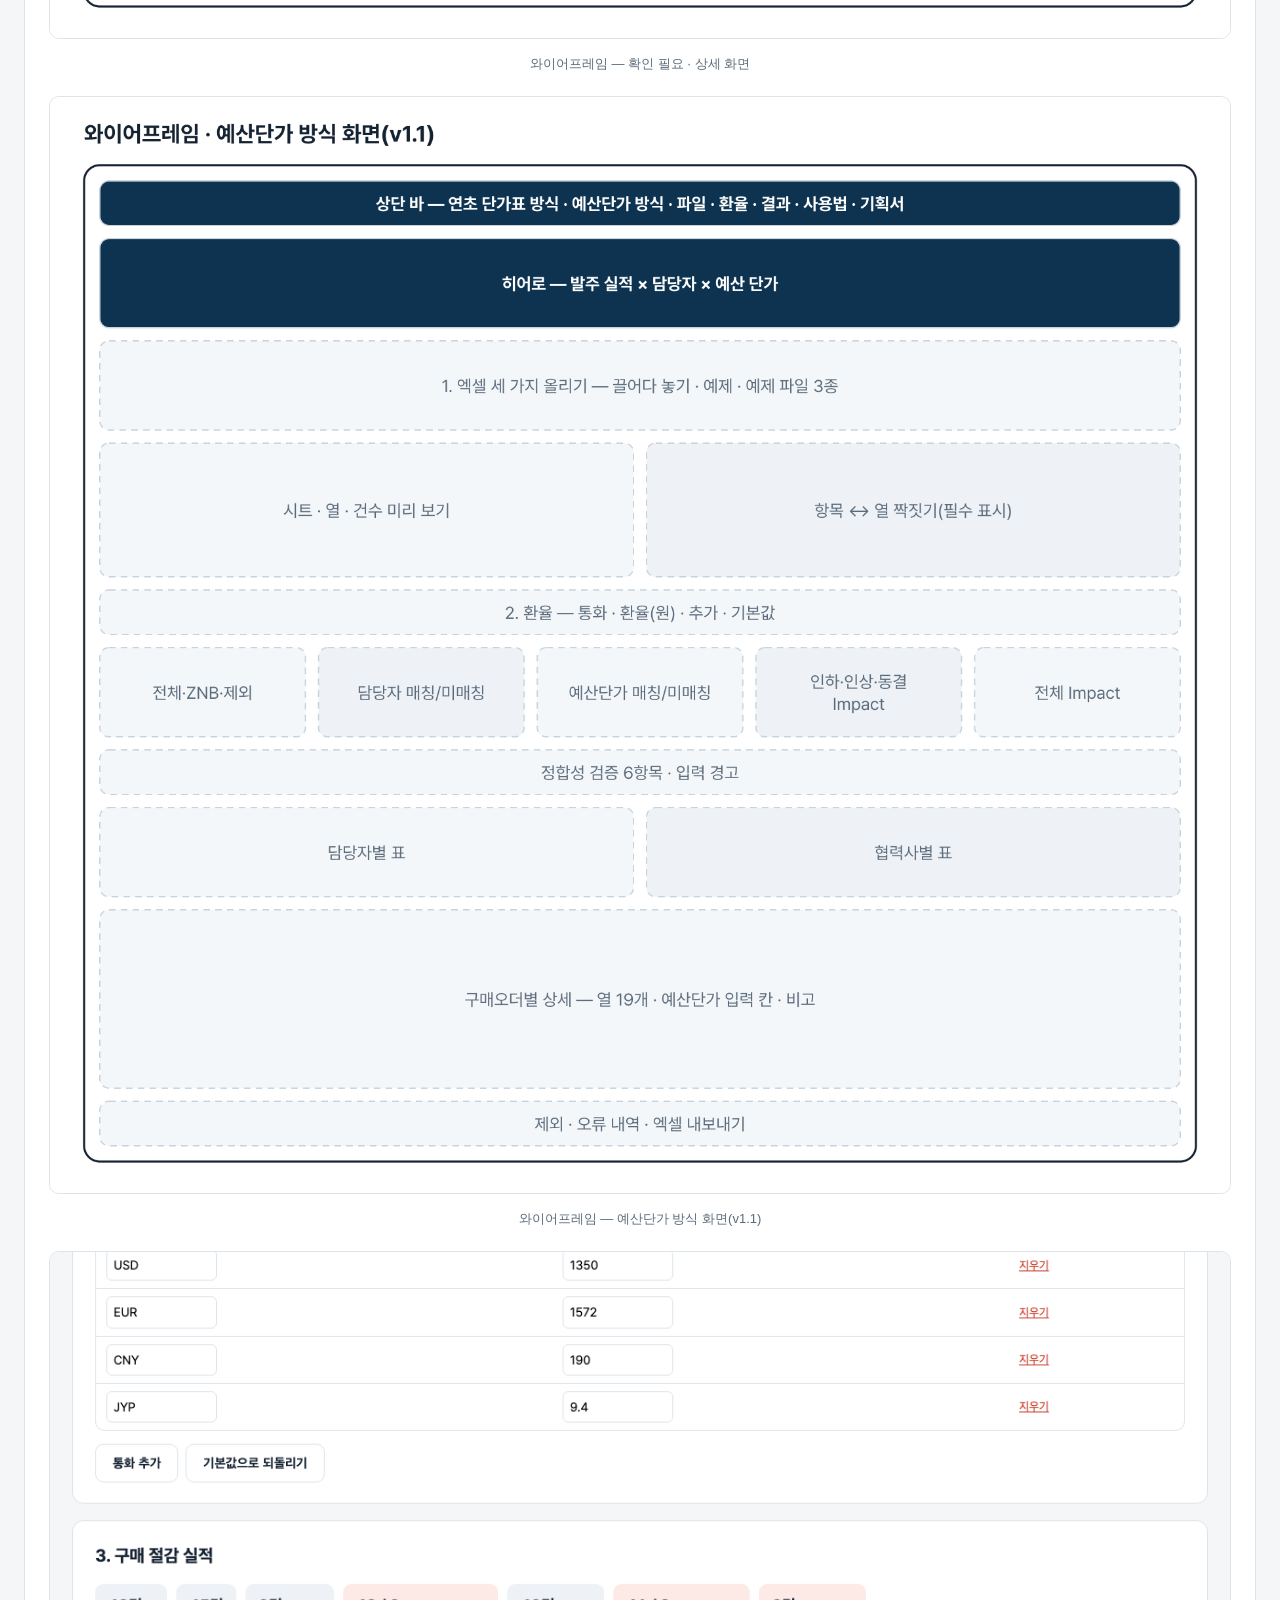
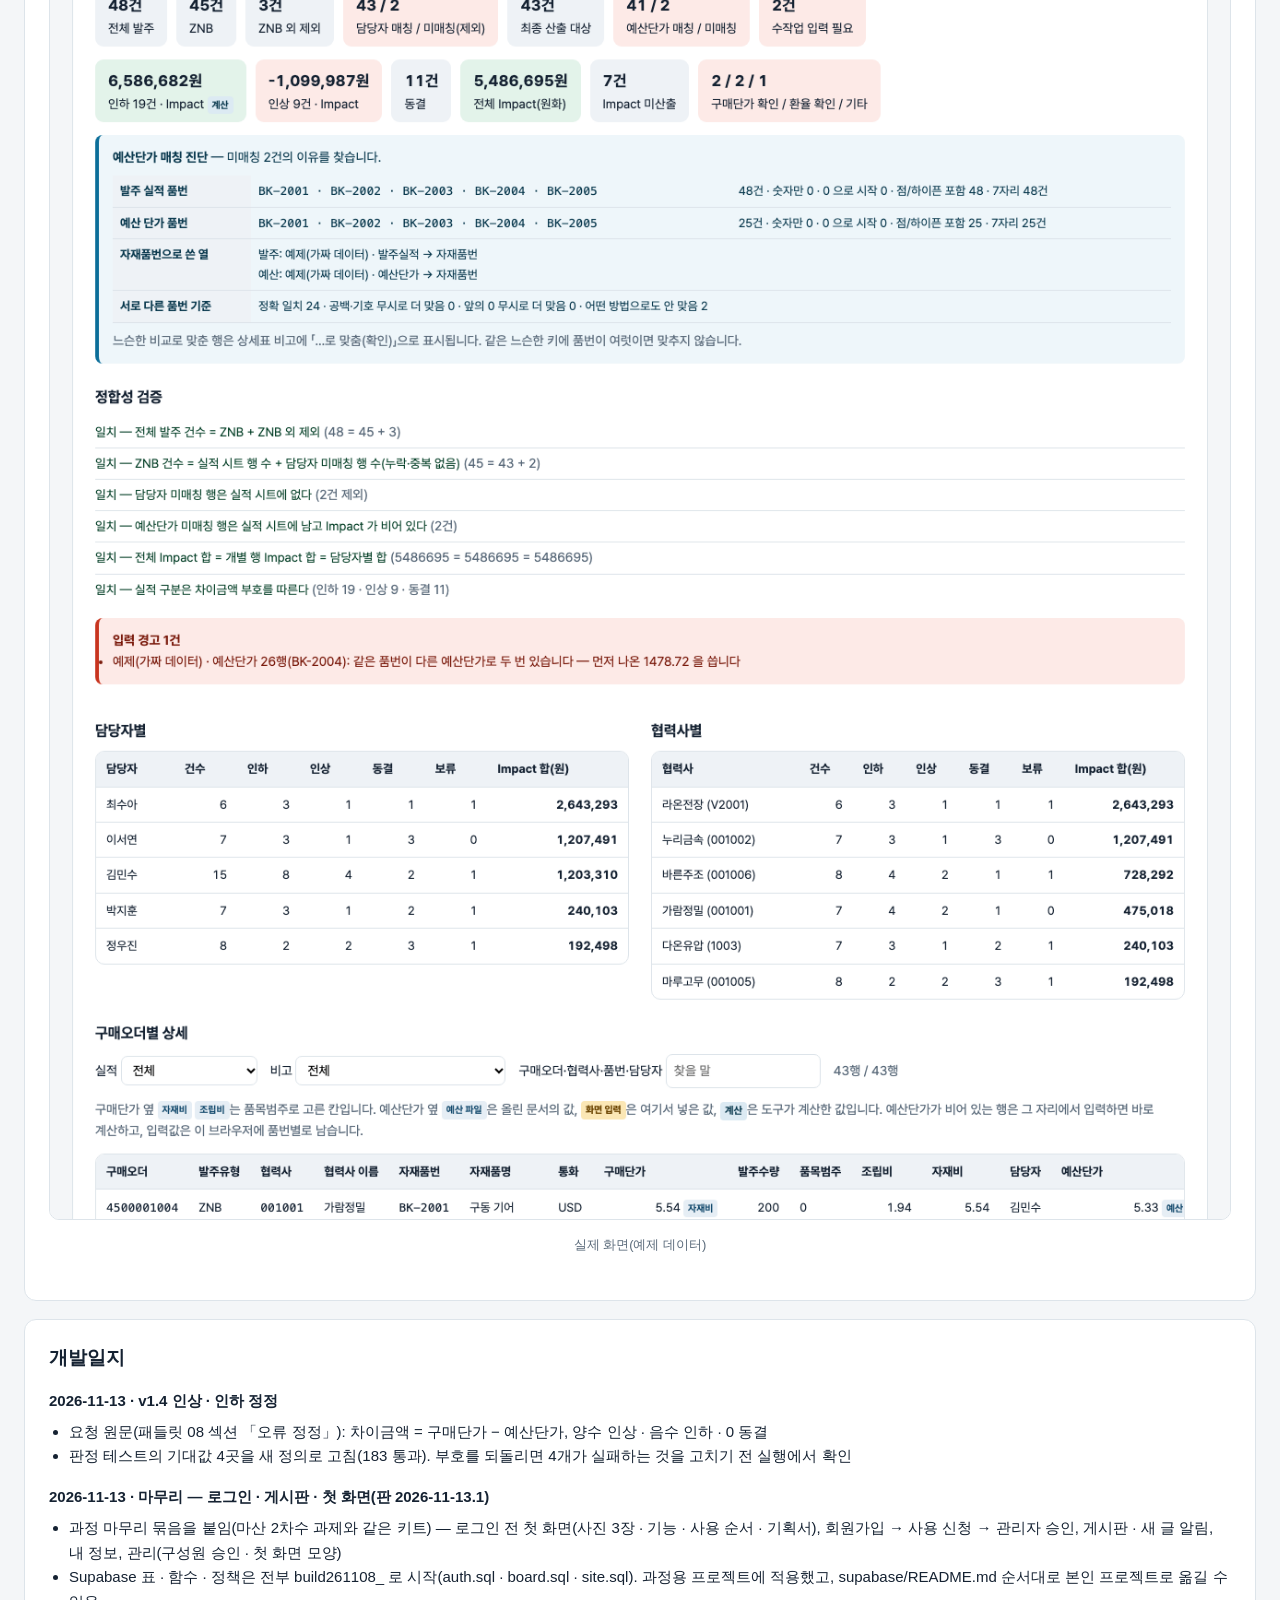
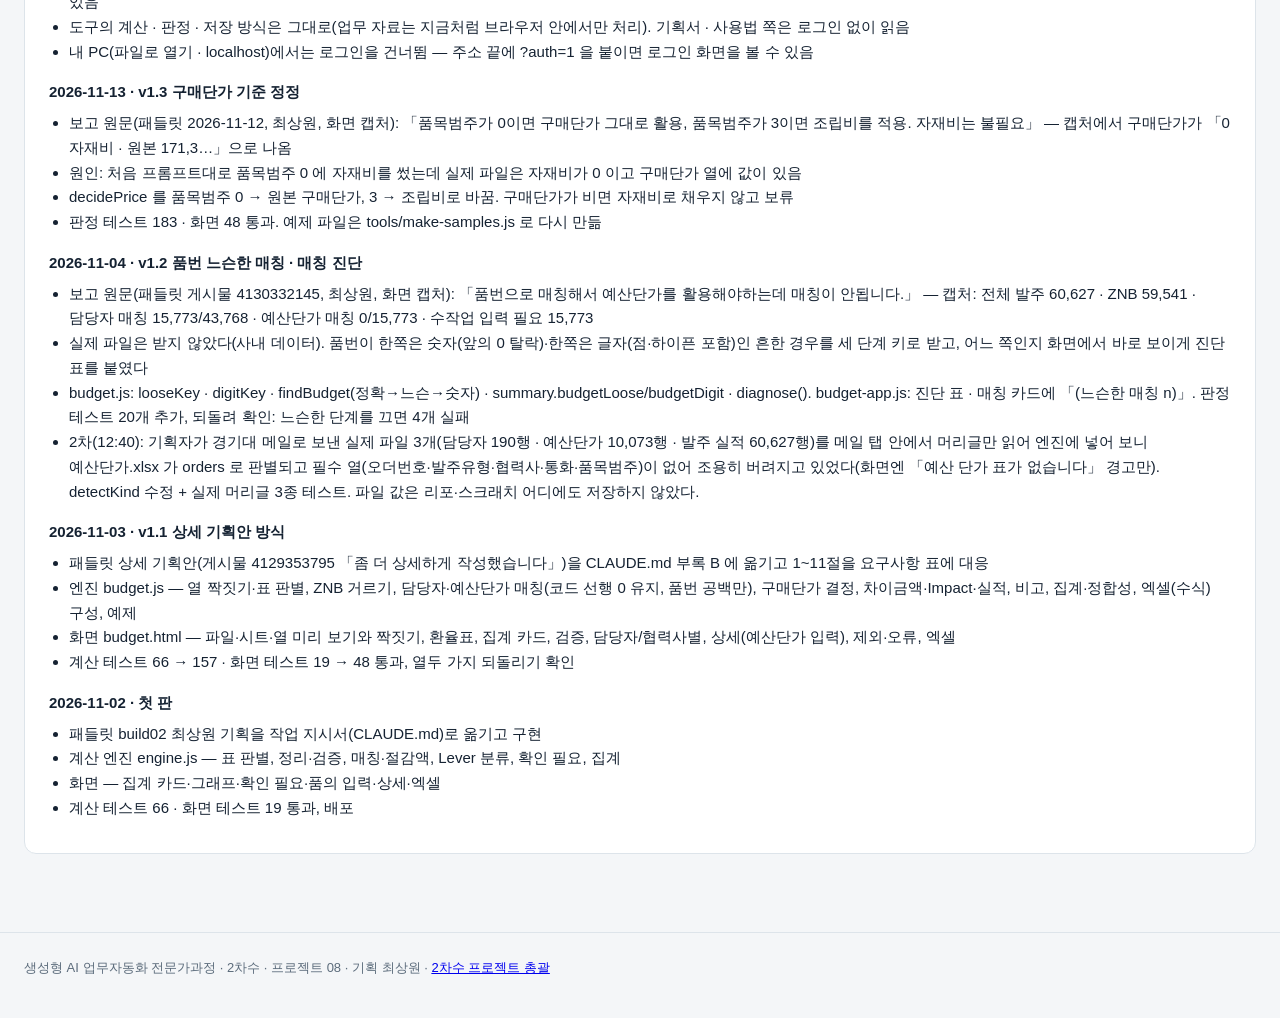
<file: plan.html>
<!DOCTYPE html>
<html lang="ko">
<head>
<meta charset="UTF-8">
<meta name="viewport" content="width=device-width, initial-scale=1.0">
<title>기획서 — 구매가 절감 실적 집계</title>
<!-- seo-kit: 검색 · 공유 미리보기(주소를 옮기면 이 묶음의 주소를 내 주소로) -->
<link rel="canonical" href="https://build-2611-08.jobability.co.kr/plan.html">
<meta name="robots" content="index,follow">
<meta property="og:type" content="website">
<meta property="og:site_name" content="HD건설기계">
<meta property="og:title" content="기획서 — 구매가 절감 실적 집계">
<meta property="og:description" content="월별 발주 실적과 연초 확정 단가표(엑셀)를 올리면 품번별 구매가 절감액을 계산하는 v1.0 흐름에 더해, v1.1 에서는 기획자의 상세 기획안대로 발주 실적·협력업체 담당자·예산 단가 세 파일을 매칭해 ZNB 발주의 차이금액·Impact·실적(인하/인상/동결)을 계산하고 보고용 엑셀(">
<meta property="og:url" content="https://build-2611-08.jobability.co.kr/plan.html">
<meta property="og:image" content="https://build-2611-08.jobability.co.kr/og-image.png?v=2">
<meta property="og:image:secure_url" content="https://build-2611-08.jobability.co.kr/og-image.png?v=2">
<meta property="og:image:type" content="image/png">
<meta property="og:image:width" content="1200">
<meta property="og:image:height" content="630">
<meta property="og:image:alt" content="구매 절감 성과, 데이터로 증명하다.">
<meta property="og:locale" content="ko_KR">
<meta name="twitter:card" content="summary_large_image">
<meta name="twitter:title" content="기획서 — 구매가 절감 실적 집계">
<meta name="twitter:description" content="월별 발주 실적과 연초 확정 단가표(엑셀)를 올리면 품번별 구매가 절감액을 계산하는 v1.0 흐름에 더해, v1.1 에서는 기획자의 상세 기획안대로 발주 실적·협력업체 담당자·예산 단가 세 파일을 매칭해 ZNB 발주의 차이금액·Impact·실적(인하/인상/동결)을 계산하고 보고용 엑셀(">
<meta name="twitter:image" content="https://build-2611-08.jobability.co.kr/og-image.png?v=2">
<!-- /seo-kit -->
<link rel="icon" href="favicon.svg" type="image/svg+xml">
<link rel="stylesheet" href="css/style.css">
<style>
.plan-figs figure{margin:0 0 22px;} .plan-figs img{width:100%;height:auto;border:1px solid var(--line);border-radius:10px;background:#fff;}
.plan-figs figcaption{font-size:13px;color:var(--sub);text-align:center;margin-top:6px;}
.plan td{white-space:normal;} .plan td .btn{min-height:36px;white-space:nowrap;}
h3{font-size:15px;margin:16px 0 6px;} main ul{margin:0 0 10px 20px;}
</style>
</head>
<body>
<nav class="topnav" aria-label="주요 메뉴">
  <div class="topnav-inner">
    <a class="topnav-brand" href="index.html">구매가 절감 실적 집계 <small>build-2611-08 · 기획 최상원</small></a>
    <ul class="topnav-links">
      <li><a href="index.html">도구</a></li>
      <li><a href="guide.html">사용법</a></li>
      <li><a href="plan.html" class="active" aria-current="page">기획서</a></li>
    </ul>
  </div>
</nav>
<header class="hero"><div class="wrap">
  <div class="eyebrow">생성형 AI 업무자동화 전문가과정 · 2차수 · 프로젝트 08 · 기획서 v1.4</div>
  <h1>구매가 절감 실적 집계 기획서</h1>
  <p>월별 발주 실적과 연초 확정 단가표(엑셀)를 올리면 품번별 구매가 절감액을 계산하는 v1.0 흐름에 더해, v1.1 에서는 기획자의 상세 기획안대로 발주 실적·협력업체 담당자·예산 단가 세 파일을 매칭해 ZNB 발주의 차이금액·Impact·실적(인하/인상/동결)을 계산하고 보고용 엑셀(실적·집계 및 검증·제외·오류 내역)을 만드는 도구입니다.</p>
</div></header>
<main><div class="wrap">
<div class="card">
  <h2 style="margin-top:0">기획서 내려받기</h2>
  <p class="sub">파이프라인 · 아키텍처 · 와이어프레임 · 개발일지가 들어간 워드 문서입니다. 버전마다 따로 남깁니다.</p>
  <div class="tablewrap plan"><table><thead><tr><th>버전</th><th>날짜</th><th>바뀐 점</th><th>파일</th></tr></thead><tbody><tr><td><b>v1.4</b></td><td>2026-11-13</td><td>실적 구분 정정(기획자 2026-11-13 「오류 정정」) — 차이금액(구매단가 − 예산단가)이 양수면 인상, 음수면 인하, 0 이면 동결. v1.3 까지는 반대로 표시했음 / 화면 · 엑셀 수식 · 집계(인하/인상 건수와 Impact 합) · 안내 문구를 함께 바꿈. 차이금액과 Impact 값 자체는 그대로 / 첫 화면 사진 3장(받은 그림)</td><td><a class="btn primary" href="docs/기획서/build-2611-08_최상원_구매가절감실적집계_기획서_v1.4.docx" download>워드 내려받기</a></td></tr><tr><td><b>v1.3</b></td><td>2026-11-13</td><td>구매단가 결정 기준 정정(기획자 2026-11-12 「프롬프트 오류 정정」) — 품목범주 0 이면 구매단가를 그대로, 3 이면 조립비. 자재비 열은 쓰지 않음 / 처음 프롬프트의 「0 이면 자재비」가 오타여서, 자재비가 0 인 실제 행의 구매단가가 0 으로 나오던 문제가 풀림 / 화면 꼬리표 「자재비」 → 「구매단가」, 엑셀 안내 · 사용법 문구 · 예제 파일 갱신</td><td><a class="btn primary" href="docs/기획서/build-2611-08_최상원_구매가절감실적집계_기획서_v1.3.docx" download>워드 내려받기</a></td></tr><tr><td><b>v1.2</b></td><td>2026-11-04</td><td>기획자 보고(패들릿 2026-11-04 오전 「품번으로 매칭해서 예산단가를 활용해야 하는데 매칭이 안 됩니다」, 실제 파일 15,773건 중 예산단가 매칭 0) 대응 / 자재품번 매칭을 세 단계로 — 정확 일치 → 공백·점·하이픈·대소문자 무시 → 숫자만(앞의 0 무시, 엑셀이 품번을 숫자로 읽은 경우). 느슨하게 맞춘 행은 비고에 「…로 맞춤(확인)」, 같은 느슨한 키에 품번이 여럿이면 맞추지 않음 / 「예산단가 매칭 진단」 — 양쪽 품번 예시 5개 · 모양(숫자만 · 0 으로 시작 · 점/하이픈 · 자릿수) · 자재품번으로 쓴 열 · 기준별로 맞는 건수 · 원인 힌트 / 테스트 판정 158→178 · 화면 48 / (같은 날 2차) 실제 파일 머리글로 진짜 원인 확인 — 예산 단가 파일에 「발주수량」 열이 있어 표 판별이 「발주 실적」으로 잘못 잡혀 예산 표가 통째로 버려졌다. 판별 규칙을 「구매오더번호 + 발주유형이 있어야 발주 실적, 예산단가 + 자재품번이 있고 둘이 없으면 예산 표」로 고침. 판정 182</td><td><a class="btn primary" href="docs/기획서/build-2611-08_최상원_구매가절감실적집계_기획서_v1.2.docx" download>워드 내려받기</a></td></tr><tr><td><b>v1.1</b></td><td>2026-11-03</td><td>기획자 상세 기획안(게시물 4129353795) 반영 — 발주 실적 × 협력업체 담당자 × 예산 단가 흐름을 새 화면(budget.html)으로 추가, v1.0 연초 단가표 방식은 그대로 / 열 짝짓기·ZNB 거르기·담당자/예산단가 매칭·품목범주별 구매단가·차이금액/Impact/실적·비고 다섯 가지·정합성 검증 6항목 / 예산단가 화면 입력(브라우저 보관·재처리 유지)·환율표 수정, 엑셀은 열 19개 순서 고정 + 예산단가 입력 시 수식 자동 계산 + 집계·제외·오류 내역·환율 시트 / 예제 파일 3종(samples/) · 계산 테스트 66→157 · 화면 테스트 19→48</td><td><a class="btn primary" href="docs/기획서/build-2611-08_최상원_구매가절감실적집계_기획서_v1.1.docx" download>워드 내려받기</a></td></tr><tr><td><b>v1.0</b></td><td>2026-11-02</td><td>첫 판 — 품번 매칭·절감액·Lever·확인 필요·집계 그래프·엑셀 보고서 / 기획서 워드 판·파이프라인·아키텍처·와이어프레임 추가</td><td><a class="btn primary" href="docs/기획서/build-2611-08_최상원_구매가절감실적집계_기획서_v1.0.docx" download>워드 내려받기</a></td></tr></tbody></table></div>
</div>
<div class="card plan">
  <h2 style="margin-top:0">요구사항과 구현</h2>
  <div class="tablewrap"><table><thead><tr><th>기획서 요구</th><th>구현</th></tr></thead><tbody><tr><td>월별 발주 실적 수집·통합</td><td>엑셀 여러 개·시트 여러 장을 한 번에 올림. 머리글로 표 종류 판별, 열 이름 별칭</td></tr><tr><td>기존 품번 절감 산출</td><td>(연초 확정 단가 − 실 발주 단가) × 발주 수량</td></tr><tr><td>신규 품번 절감 산출</td><td>(품의서 기준 단가 − 실 발주 단가) × 발주 수량. 품의서 정보는 표로 올리거나 화면 입력</td></tr><tr><td>정확성·신뢰성</td><td>기준 단가 출처 표시(연초 단가표·품의서 표·화면 입력), 품의 변경후단가와 발주단가가 다르면 확인 필요</td></tr><tr><td>Lever별 자동 분류</td><td>원자재 연동·가공비 현실화·VA/VE·BCC·국산화·기타 + 미분류, 표기 흔들림 맞춤</td></tr><tr><td>신규 품번·돌발 변수 병목</td><td>확인 필요 목록 3종, 기호만 다른 품번의 품의 제안·한 번에 연결</td></tr><tr><td>분석·보고</td><td>Lever·업체·월·품번별 집계, 그래프, 엑셀 보고서 9시트, 요약 문장(AI 다듬기 선택)</td></tr><tr><td>(v1.1) 입력 3종 · 열 이름이 달라도 매칭</td><td>발주 실적·협력업체 담당자·예산 단가. 같은 뜻 낱말 표(ALIASES)로 짝짓고 못 찾은 열은 화면에서 고름. 파일마다 시트 구성·열·건수·첫 세 줄 미리 보기</td></tr><tr><td>(v1.1) 발주유형 ZNB 만 분석</td><td>ZNB 외는 「제외(비ZNB)」 시트에 보관. 공백·대소문자는 맞춤</td></tr><tr><td>(v1.1) 협력업체 담당자 매칭</td><td>협력사 코드 정확 일치(앞뒤 공백·숫자/글자 형식만 맞춤, 선행 0 유지). 미매칭은 「미매칭」 표시 + 실적에서 제외 + 「오류 내역」</td></tr><tr><td>(v1.1) 예산 단가 매칭·수작업 입력</td><td>자재품번 정확 일치(공백만 맞춤). 미매칭 행은 남기고 예산단가·차이금액·Impact·실적 공란 + 비고. 화면 입력 칸(브라우저에 품번별 보관, 재처리에도 유지), 엑셀은 예산단가를 넣으면 수식이 자동 계산</td></tr><tr><td>(v1.1) 구매단가 결정</td><td>(v1.3 정정) 품목범주 0 → 구매단가 열 그대로, 3 → 조립비. 자재비 열은 쓰지 않음. 그 밖·공란·숫자 아님 → 「구매단가 확인 필요」</td></tr><tr><td>(v1.1) 차이금액·Impact·실적</td><td>차이금액 = 구매단가 − 예산단가(양수 인하 · 음수 인상 · 0 동결). Impact = 차이금액 × 발주수량 × 환율, 정수 반올림. 환율 KRW 1 · USD 1,350 · EUR 1,572 · CNY 190 · JYP 9.4(화면에서 수정), JPY 는 확인 대상, 정의 없는 통화 「환율 확인 필요」</td></tr><tr><td>(v1.1) Lever·비고·출력 형식</td><td>Lever = NOTE 그대로. 비고는 다섯 가지만, 정상은 공란. 「구매절감 실적」 시트 열 19개 순서 고정 · 구매오더 단위 유지 · 집계 및 검증 · 제외 · 오류 내역 · 환율 시트</td></tr></tbody></table></div>
</div>
<div class="card plan-figs"><h2 style="margin-top:0">그림으로 보기</h2><figure><img src="docs/img/pipeline.png" alt="처리 흐름(파이프라인)" loading="lazy"><figcaption>처리 흐름(파이프라인)</figcaption></figure><figure><img src="docs/img/architecture.png" alt="구성(아키텍처)" loading="lazy"><figcaption>구성(아키텍처)</figcaption></figure><figure><img src="docs/img/wireframe-1.png" alt="와이어프레임 — 집계 화면" loading="lazy"><figcaption>와이어프레임 — 집계 화면</figcaption></figure><figure><img src="docs/img/wireframe-2.png" alt="와이어프레임 — 확인 필요 · 상세 화면" loading="lazy"><figcaption>와이어프레임 — 확인 필요 · 상세 화면</figcaption></figure><figure><img src="docs/img/wireframe-3.png" alt="와이어프레임 — 예산단가 방식 화면(v1.1)" loading="lazy"><figcaption>와이어프레임 — 예산단가 방식 화면(v1.1)</figcaption></figure><figure><img src="docs/img/screen.png" alt="실제 화면(예제 데이터)" loading="lazy"><figcaption>실제 화면(예제 데이터)</figcaption></figure></div>
<div class="card"><h2 style="margin-top:0">개발일지</h2><h3>2026-11-13 · v1.4 인상 · 인하 정정</h3><ul><li>요청 원문(패들릿 08 섹션 「오류 정정」): 차이금액 = 구매단가 − 예산단가, 양수 인상 · 음수 인하 · 0 동결</li><li>판정 테스트의 기대값 4곳을 새 정의로 고침(183 통과). 부호를 되돌리면 4개가 실패하는 것을 고치기 전 실행에서 확인</li></ul><h3>2026-11-13 · 마무리 — 로그인 · 게시판 · 첫 화면(판 2026-11-13.1)</h3><ul><li>과정 마무리 묶음을 붙임(마산 2차수 과제와 같은 키트) — 로그인 전 첫 화면(사진 3장 · 기능 · 사용 순서 · 기획서), 회원가입 → 사용 신청 → 관리자 승인, 게시판 · 새 글 알림, 내 정보, 관리(구성원 승인 · 첫 화면 모양)</li><li>Supabase 표 · 함수 · 정책은 전부 build261108_ 로 시작(auth.sql · board.sql · site.sql). 과정용 프로젝트에 적용했고, supabase/README.md 순서대로 본인 프로젝트로 옮길 수 있음</li><li>도구의 계산 · 판정 · 저장 방식은 그대로(업무 자료는 지금처럼 브라우저 안에서만 처리). 기획서 · 사용법 쪽은 로그인 없이 읽음</li><li>내 PC(파일로 열기 · localhost)에서는 로그인을 건너뜀 — 주소 끝에 ?auth=1 을 붙이면 로그인 화면을 볼 수 있음</li></ul><h3>2026-11-13 · v1.3 구매단가 기준 정정</h3><ul><li>보고 원문(패들릿 2026-11-12, 최상원, 화면 캡처): 「품목범주가 0이면 구매단가 그대로 활용, 품목범주가 3이면 조립비를 적용. 자재비는 불필요」 — 캡처에서 구매단가가 「0 자재비 · 원본 171,3…」으로 나옴</li><li>원인: 처음 프롬프트대로 품목범주 0 에 자재비를 썼는데 실제 파일은 자재비가 0 이고 구매단가 열에 값이 있음</li><li>decidePrice 를 품목범주 0 → 원본 구매단가, 3 → 조립비로 바꿈. 구매단가가 비면 자재비로 채우지 않고 보류</li><li>판정 테스트 183 · 화면 48 통과. 예제 파일은 tools/make-samples.js 로 다시 만듦</li></ul><h3>2026-11-04 · v1.2 품번 느슨한 매칭 · 매칭 진단</h3><ul><li>보고 원문(패들릿 게시물 4130332145, 최상원, 화면 캡처): 「품번으로 매칭해서 예산단가를 활용해야하는데 매칭이 안됩니다.」 — 캡처: 전체 발주 60,627 · ZNB 59,541 · 담당자 매칭 15,773/43,768 · 예산단가 매칭 0/15,773 · 수작업 입력 필요 15,773</li><li>실제 파일은 받지 않았다(사내 데이터). 품번이 한쪽은 숫자(앞의 0 탈락)·한쪽은 글자(점·하이픈 포함)인 흔한 경우를 세 단계 키로 받고, 어느 쪽인지 화면에서 바로 보이게 진단 표를 붙였다</li><li>budget.js: looseKey · digitKey · findBudget(정확→느슨→숫자) · summary.budgetLoose/budgetDigit · diagnose(). budget-app.js: 진단 표 · 매칭 카드에 「(느슨한 매칭 n)」. 판정 테스트 20개 추가, 되돌려 확인: 느슨한 단계를 끄면 4개 실패</li><li>2차(12:40): 기획자가 경기대 메일로 보낸 실제 파일 3개(담당자 190행 · 예산단가 10,073행 · 발주 실적 60,627행)를 메일 탭 안에서 머리글만 읽어 엔진에 넣어 보니 예산단가.xlsx 가 orders 로 판별되고 필수 열(오더번호·발주유형·협력사·통화·품목범주)이 없어 조용히 버려지고 있었다(화면엔 「예산 단가 표가 없습니다」 경고만). detectKind 수정 + 실제 머리글 3종 테스트. 파일 값은 리포·스크래치 어디에도 저장하지 않았다.</li></ul><h3>2026-11-03 · v1.1 상세 기획안 방식</h3><ul><li>패들릿 상세 기획안(게시물 4129353795 「좀 더 상세하게 작성했습니다」)을 CLAUDE.md 부록 B 에 옮기고 1~11절을 요구사항 표에 대응</li><li>엔진 budget.js — 열 짝짓기·표 판별, ZNB 거르기, 담당자·예산단가 매칭(코드 선행 0 유지, 품번 공백만), 구매단가 결정, 차이금액·Impact·실적, 비고, 집계·정합성, 엑셀(수식) 구성, 예제</li><li>화면 budget.html — 파일·시트·열 미리 보기와 짝짓기, 환율표, 집계 카드, 검증, 담당자/협력사별, 상세(예산단가 입력), 제외·오류, 엑셀</li><li>계산 테스트 66 → 157 · 화면 테스트 19 → 48 통과, 열두 가지 되돌리기 확인</li></ul><h3>2026-11-02 · 첫 판</h3><ul><li>패들릿 build02 최상원 기획을 작업 지시서(CLAUDE.md)로 옮기고 구현</li><li>계산 엔진 engine.js — 표 판별, 정리·검증, 매칭·절감액, Lever 분류, 확인 필요, 집계</li><li>화면 — 집계 카드·그래프·확인 필요·품의 입력·상세·엑셀</li><li>계산 테스트 66 · 화면 테스트 19 통과, 배포</li></ul></div>
</div></main>
<footer><div class="wrap">생성형 AI 업무자동화 전문가과정 · 2차수 · 프로젝트 08 · 기획 최상원 · <a href="https://build-2611-00.jobability.co.kr/">2차수 프로젝트 총괄</a></div></footer>
</body>
</html>
</file>
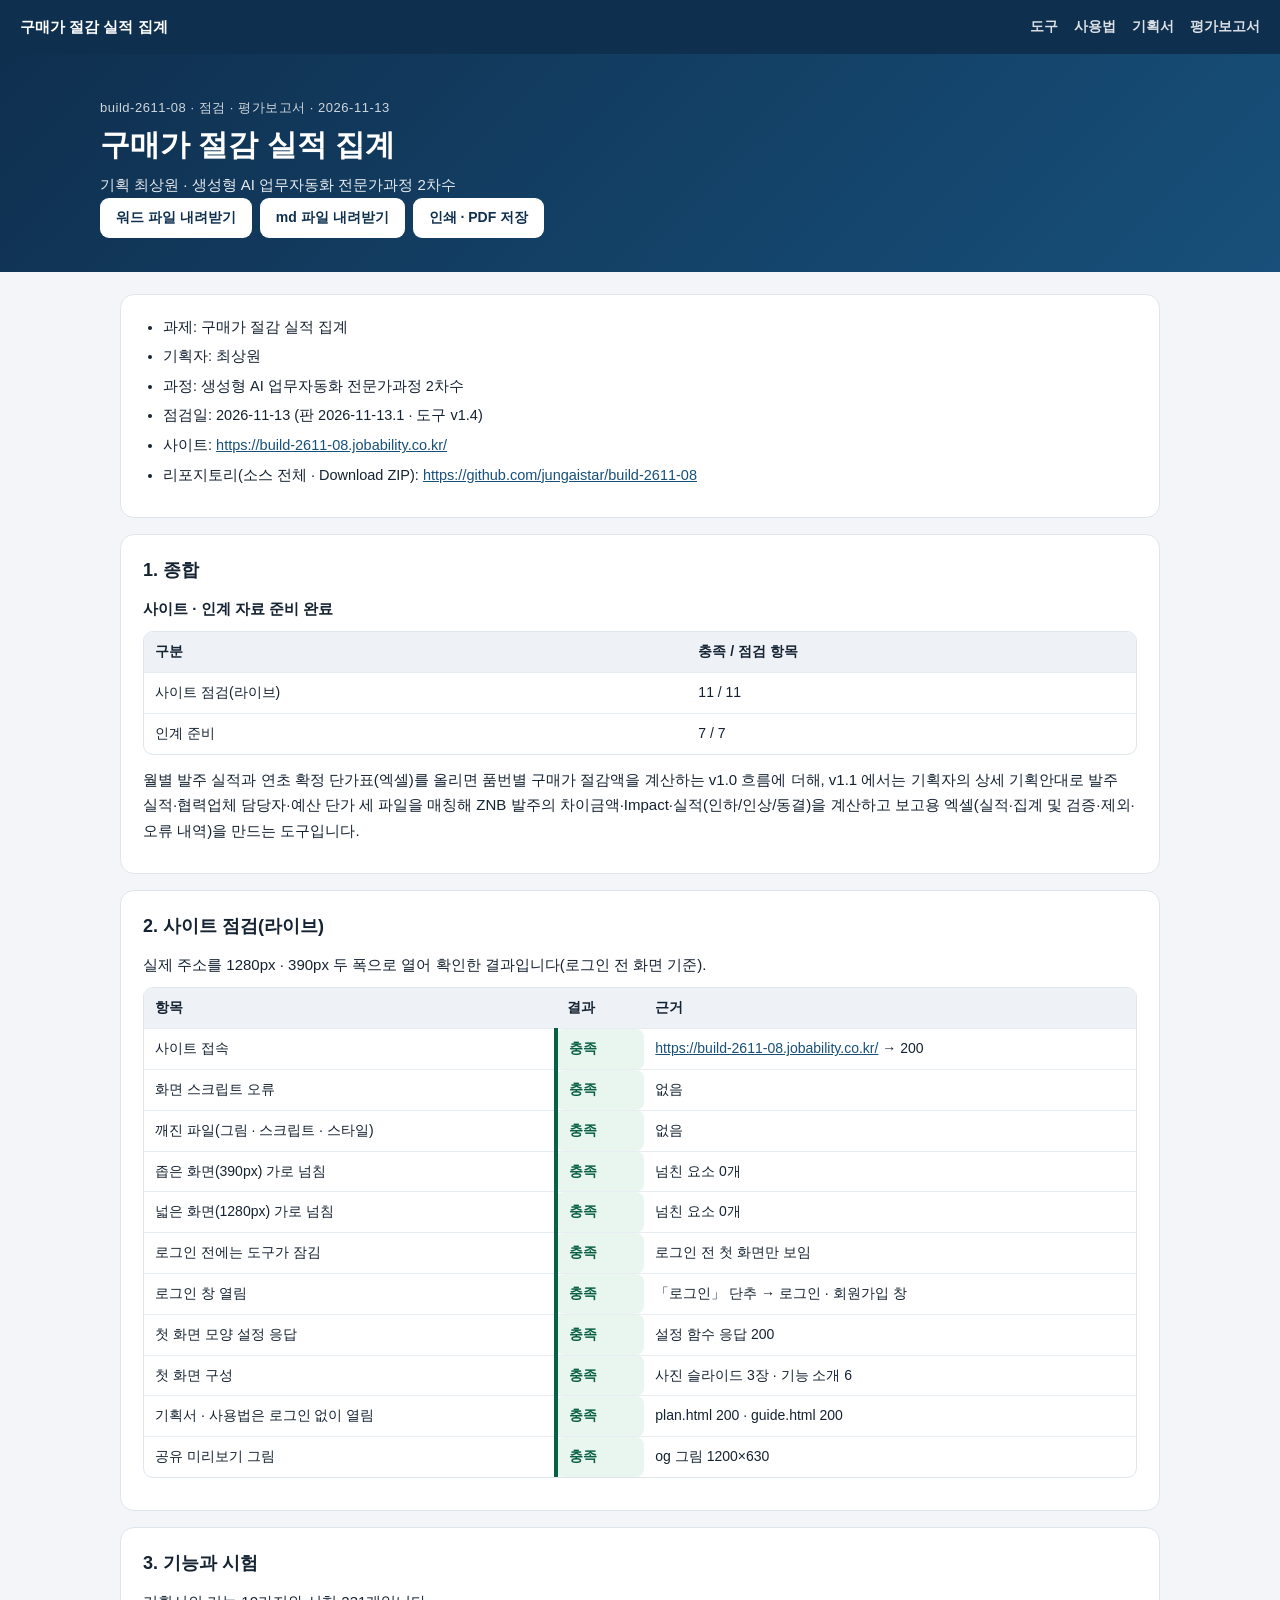
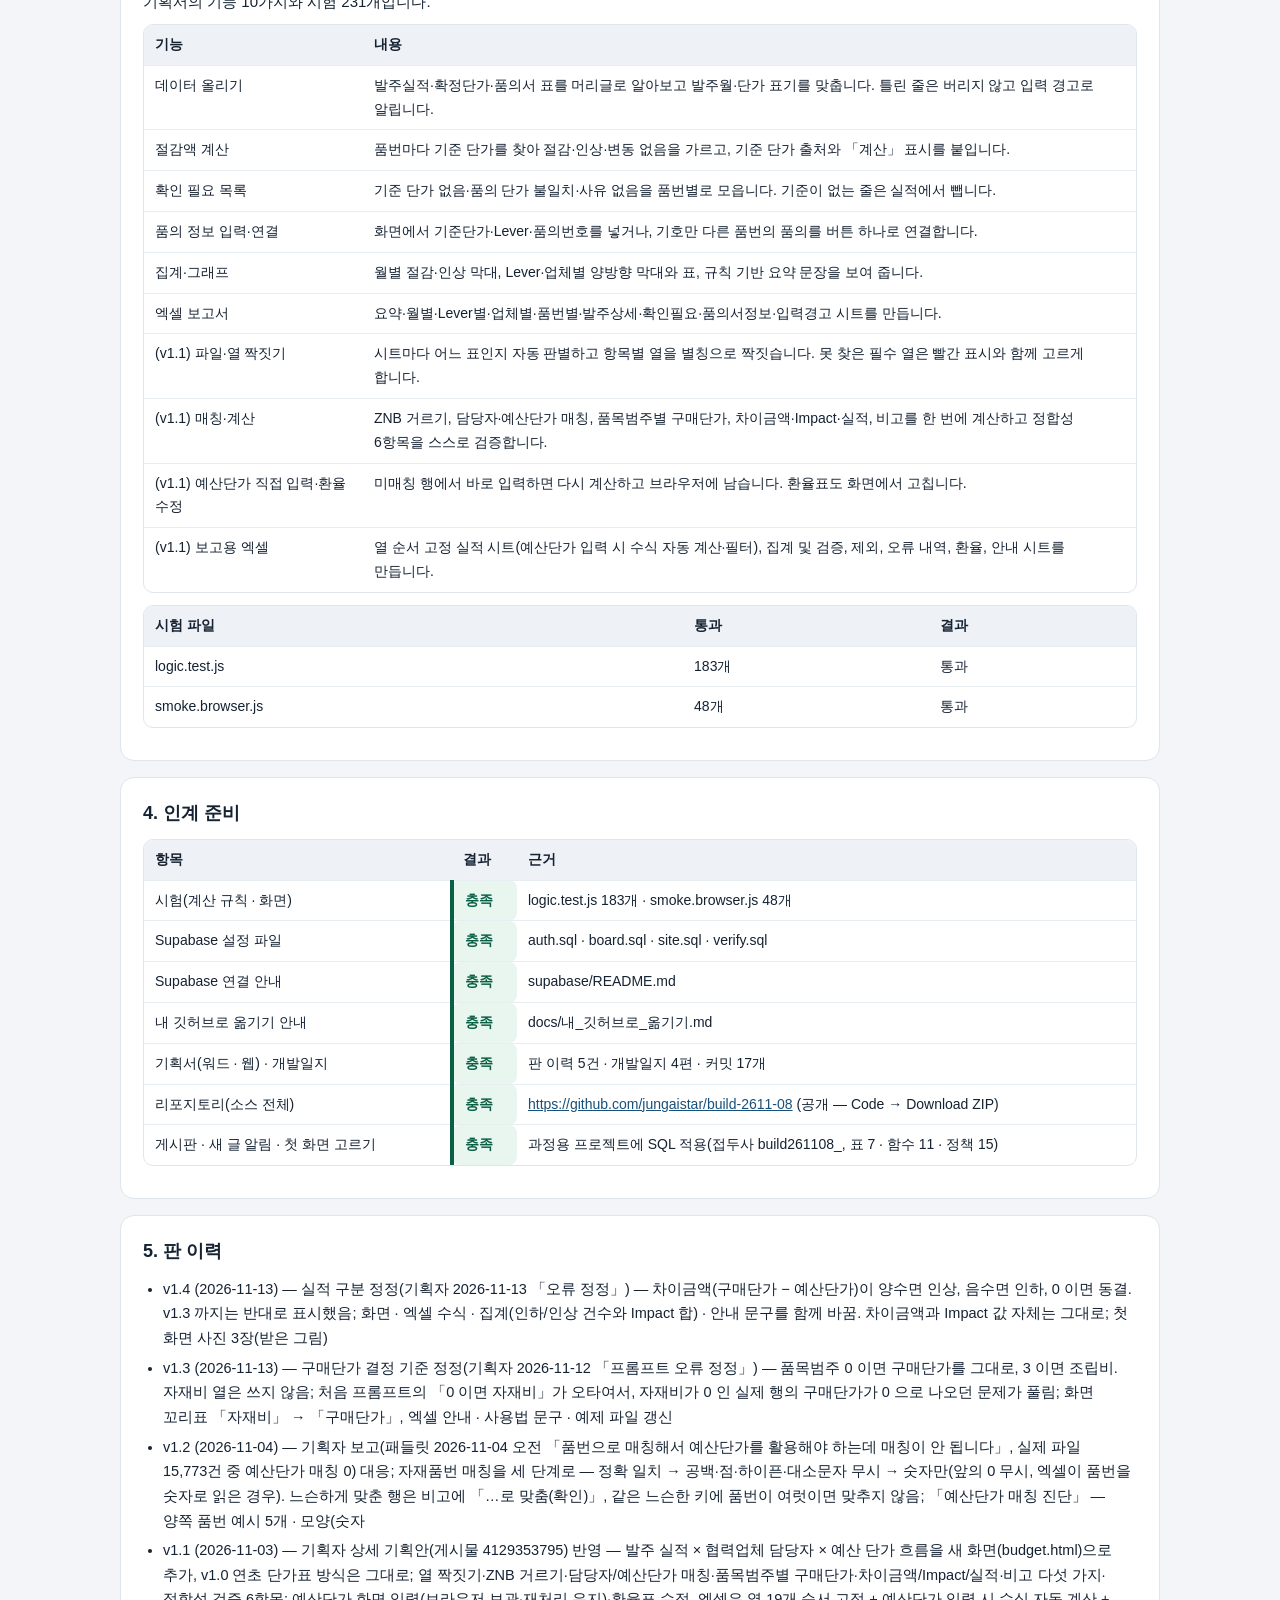
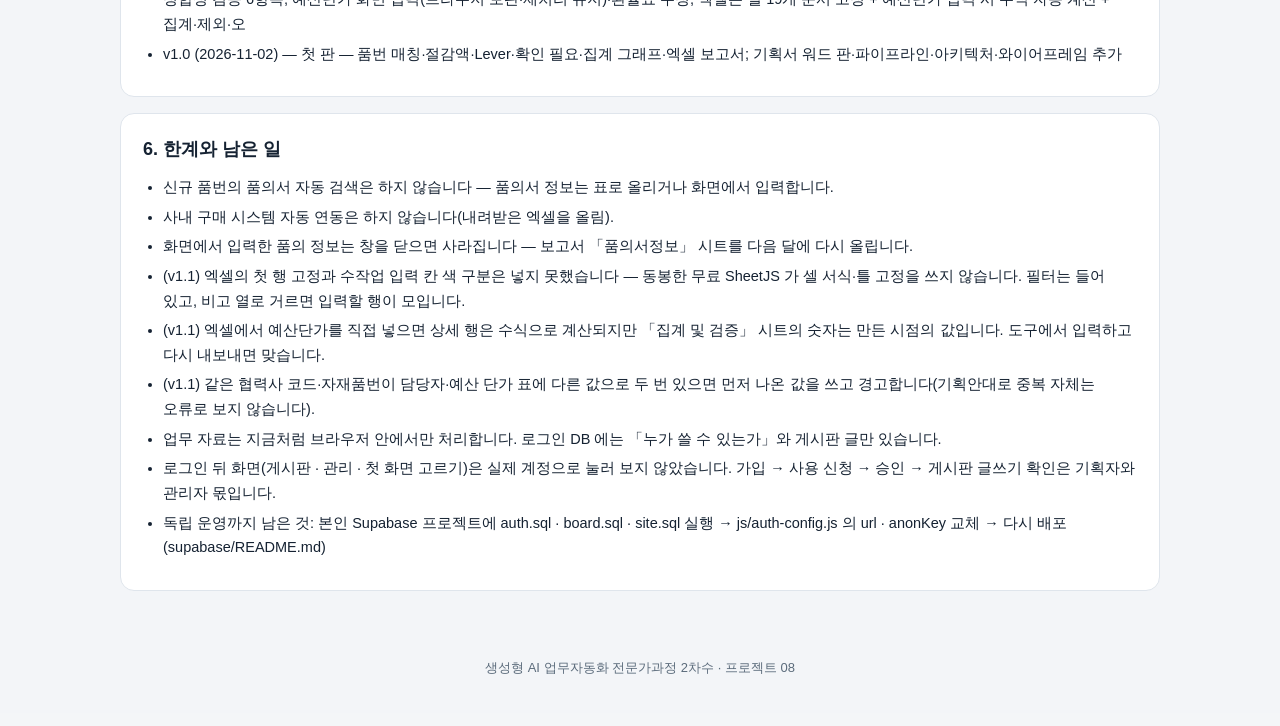
<file: report.html>
<!DOCTYPE html>
<html lang="ko">
<head>
<meta charset="UTF-8">
<meta name="viewport" content="width=device-width, initial-scale=1.0">
<title>평가보고서 — 구매가 절감 실적 집계</title>
<!-- seo-kit: 검색 · 공유 미리보기(주소를 옮기면 이 묶음의 주소를 내 주소로) -->
<link rel="canonical" href="https://build-2611-08.jobability.co.kr/report.html">
<meta name="robots" content="index,follow">
<meta property="og:type" content="website">
<meta property="og:site_name" content="HD건설기계">
<meta property="og:title" content="평가보고서 — 구매가 절감 실적 집계">
<meta property="og:description" content="구매가 절감 실적 집계 점검 · 평가보고서(2026-11-13) — 사이트 점검, 기능과 시험, 인계 준비, 판 이력, 한계.">
<meta property="og:url" content="https://build-2611-08.jobability.co.kr/report.html">
<meta property="og:image" content="https://build-2611-08.jobability.co.kr/og-image.png?v=2">
<meta property="og:image:secure_url" content="https://build-2611-08.jobability.co.kr/og-image.png?v=2">
<meta property="og:image:type" content="image/png">
<meta property="og:image:width" content="1200">
<meta property="og:image:height" content="630">
<meta property="og:image:alt" content="구매 절감 성과, 데이터로 증명하다.">
<meta property="og:locale" content="ko_KR">
<meta name="twitter:card" content="summary_large_image">
<meta name="twitter:title" content="평가보고서 — 구매가 절감 실적 집계">
<meta name="twitter:description" content="구매가 절감 실적 집계 점검 · 평가보고서(2026-11-13) — 사이트 점검, 기능과 시험, 인계 준비, 판 이력, 한계.">
<meta name="twitter:image" content="https://build-2611-08.jobability.co.kr/og-image.png?v=2">
<!-- /seo-kit -->
<meta name="description" content="구매가 절감 실적 집계 점검 · 평가보고서(2026-11-13) — 사이트 점검, 기능과 시험, 인계 준비, 판 이력, 한계.">
<link rel="icon" href="favicon.svg" type="image/svg+xml">
<link rel="stylesheet" href="css/style.css">
<style>
body{margin:0;font-family:Pretendard,-apple-system,"Apple SD Gothic Neo","Malgun Gothic",sans-serif;background:#f3f5f8;color:#152232;line-height:1.7;word-break:keep-all;overflow-wrap:break-word;}
.rp-top{background:#0f2f4f;color:#fff;padding:14px 20px;display:flex;flex-wrap:wrap;gap:8px 18px;align-items:center;justify-content:space-between;}
.rp-top a{color:#fff;text-decoration:none;font-weight:700;font-size:15px;} .rp-top nav{display:flex;flex-direction:row;flex-wrap:wrap;gap:4px 16px;} .rp-top nav a{font-weight:600;font-size:14px;opacity:.85;}
.rp-hero{background:linear-gradient(135deg,#0f2f4f,#17507a);color:#fff;padding:40px 20px 34px;} .rp-hero div,.rp-main{max-width:1080px;margin:0 auto;}
.rp-hero small{opacity:.8;font-size:13px;letter-spacing:.04em;} .rp-hero h1{margin:6px 0 8px;font-size:clamp(22px,3.4vw,30px);line-height:1.3;} .rp-hero p{margin:0;opacity:.9;font-size:15px;}
.rp-main{padding:22px 20px 50px;} .rp-main section.card{background:#fff;border:1px solid #dfe5ec;border-radius:14px;padding:20px 22px;margin:0 0 16px;} .rp-main section.card:empty{display:none;}
.rp-main h2{margin:0 0 10px;font-size:18px;} .rp-main p{margin:0 0 10px;font-size:15px;} .rp-main ul{margin:0 0 10px 20px;padding:0;} .rp-main li{margin-bottom:5px;font-size:14.5px;}
.rp-main .tablewrap{overflow-x:auto;max-height:none;border:1px solid #dfe5ec;border-radius:10px;margin:0 0 12px;} .rp-main table{border-collapse:collapse;width:100%;font-size:14px;}
.rp-main th,.rp-main td{padding:8px 11px;border-bottom:1px solid #e8edf2;text-align:left;vertical-align:top;white-space:normal;} .rp-main th{background:#eef2f6;white-space:nowrap;position:static;}
.rp-main td.st{font-weight:700;white-space:nowrap;} .rp-main td.ok{color:#0a6045;} .rp-main td.no{color:#c8341f;} .rp-main a{color:#17507a;} .rp-main code{background:#eef2f6;border-radius:4px;padding:0 4px;font-size:13px;}
.rp-dl{display:flex;flex-wrap:wrap;gap:8px;margin-top:16px;} .rp-dl a{display:inline-flex;align-items:center;min-height:40px;padding:0 16px;border-radius:9px;background:#fff;color:#0f2f4f;font-weight:700;font-size:14px;text-decoration:none;}
.rp-foot{text-align:center;color:#5b6b7b;font-size:13px;padding:0 20px 34px;}
@media print{.rp-top,.rp-dl{display:none;} body{background:#fff;} .rp-main section.card{border:0;padding:0 0 8px;}}
</style>
</head>
<body>
<div class="rp-top"><a href="index.html">구매가 절감 실적 집계</a><nav aria-label="문서"><a href="index.html">도구</a><a href="guide.html">사용법</a><a href="plan.html">기획서</a><a href="report.html" aria-current="page">평가보고서</a></nav></div>
<header class="rp-hero"><div>
  <small>build-2611-08 · 점검 · 평가보고서 · 2026-11-13</small>
  <h1>구매가 절감 실적 집계</h1>
  <p>기획 최상원 · 생성형 AI 업무자동화 전문가과정 2차수</p>
  <div class="rp-dl"><a href="docs/평가보고서/build-2611-08_평가보고서_2026-11-13.docx" download>워드 파일 내려받기</a><a href="docs/평가보고서/build-2611-08_평가보고서_2026-11-13.md" download>md 파일 내려받기</a><a href="#" onclick="window.print();return false">인쇄 · PDF 저장</a></div>
</div></header>
<main class="rp-main">
<section class="card"><ul>
<li>과제: 구매가 절감 실적 집계</li>
<li>기획자: 최상원</li>
<li>과정: 생성형 AI 업무자동화 전문가과정 2차수</li>
<li>점검일: 2026-11-13 (판 2026-11-13.1 · 도구 v1.4)</li>
<li>사이트: <a href="https://build-2611-08.jobability.co.kr/">https://build-2611-08.jobability.co.kr/</a></li>
<li>리포지토리(소스 전체 · Download ZIP): <a href="https://github.com/jungaistar/build-2611-08">https://github.com/jungaistar/build-2611-08</a></li>
</ul>
</section><section class="card"><h2>1. 종합</h2>
<p><b>사이트 · 인계 자료 준비 완료</b></p>
<div class="tablewrap"><table><thead><tr><th>구분</th><th>충족 / 점검 항목</th></tr></thead><tbody><tr><td>사이트 점검(라이브)</td><td>11 / 11</td></tr><tr><td>인계 준비</td><td>7 / 7</td></tr></tbody></table></div>
<p>월별 발주 실적과 연초 확정 단가표(엑셀)를 올리면 품번별 구매가 절감액을 계산하는 v1.0 흐름에 더해, v1.1 에서는 기획자의 상세 기획안대로 발주 실적·협력업체 담당자·예산 단가 세 파일을 매칭해 ZNB 발주의 차이금액·Impact·실적(인하/인상/동결)을 계산하고 보고용 엑셀(실적·집계 및 검증·제외·오류 내역)을 만드는 도구입니다.</p>
</section><section class="card"><h2>2. 사이트 점검(라이브)</h2>
<p>실제 주소를 1280px · 390px 두 폭으로 열어 확인한 결과입니다(로그인 전 화면 기준).</p>
<div class="tablewrap"><table><thead><tr><th>항목</th><th>결과</th><th>근거</th></tr></thead><tbody><tr><td>사이트 접속</td><td class="st ok">충족</td><td><a href="https://build-2611-08.jobability.co.kr/">https://build-2611-08.jobability.co.kr/</a> → 200</td></tr><tr><td>화면 스크립트 오류</td><td class="st ok">충족</td><td>없음</td></tr><tr><td>깨진 파일(그림 · 스크립트 · 스타일)</td><td class="st ok">충족</td><td>없음</td></tr><tr><td>좁은 화면(390px) 가로 넘침</td><td class="st ok">충족</td><td>넘친 요소 0개</td></tr><tr><td>넓은 화면(1280px) 가로 넘침</td><td class="st ok">충족</td><td>넘친 요소 0개</td></tr><tr><td>로그인 전에는 도구가 잠김</td><td class="st ok">충족</td><td>로그인 전 첫 화면만 보임</td></tr><tr><td>로그인 창 열림</td><td class="st ok">충족</td><td>「로그인」 단추 → 로그인 · 회원가입 창</td></tr><tr><td>첫 화면 모양 설정 응답</td><td class="st ok">충족</td><td>설정 함수 응답 200</td></tr><tr><td>첫 화면 구성</td><td class="st ok">충족</td><td>사진 슬라이드 3장 · 기능 소개 6</td></tr><tr><td>기획서 · 사용법은 로그인 없이 열림</td><td class="st ok">충족</td><td>plan.html 200 · guide.html 200</td></tr><tr><td>공유 미리보기 그림</td><td class="st ok">충족</td><td>og 그림 1200×630</td></tr></tbody></table></div>
</section><section class="card"><h2>3. 기능과 시험</h2>
<p>기획서의 기능 10가지와 시험 231개입니다.</p>
<div class="tablewrap"><table><thead><tr><th>기능</th><th>내용</th></tr></thead><tbody><tr><td>데이터 올리기</td><td>발주실적·확정단가·품의서 표를 머리글로 알아보고 발주월·단가 표기를 맞춥니다. 틀린 줄은 버리지 않고 입력 경고로 알립니다.</td></tr><tr><td>절감액 계산</td><td>품번마다 기준 단가를 찾아 절감·인상·변동 없음을 가르고, 기준 단가 출처와 「계산」 표시를 붙입니다.</td></tr><tr><td>확인 필요 목록</td><td>기준 단가 없음·품의 단가 불일치·사유 없음을 품번별로 모읍니다. 기준이 없는 줄은 실적에서 뺍니다.</td></tr><tr><td>품의 정보 입력·연결</td><td>화면에서 기준단가·Lever·품의번호를 넣거나, 기호만 다른 품번의 품의를 버튼 하나로 연결합니다.</td></tr><tr><td>집계·그래프</td><td>월별 절감·인상 막대, Lever·업체별 양방향 막대와 표, 규칙 기반 요약 문장을 보여 줍니다.</td></tr><tr><td>엑셀 보고서</td><td>요약·월별·Lever별·업체별·품번별·발주상세·확인필요·품의서정보·입력경고 시트를 만듭니다.</td></tr><tr><td>(v1.1) 파일·열 짝짓기</td><td>시트마다 어느 표인지 자동 판별하고 항목별 열을 별칭으로 짝짓습니다. 못 찾은 필수 열은 빨간 표시와 함께 고르게 합니다.</td></tr><tr><td>(v1.1) 매칭·계산</td><td>ZNB 거르기, 담당자·예산단가 매칭, 품목범주별 구매단가, 차이금액·Impact·실적, 비고를 한 번에 계산하고 정합성 6항목을 스스로 검증합니다.</td></tr><tr><td>(v1.1) 예산단가 직접 입력·환율 수정</td><td>미매칭 행에서 바로 입력하면 다시 계산하고 브라우저에 남습니다. 환율표도 화면에서 고칩니다.</td></tr><tr><td>(v1.1) 보고용 엑셀</td><td>열 순서 고정 실적 시트(예산단가 입력 시 수식 자동 계산·필터), 집계 및 검증, 제외, 오류 내역, 환율, 안내 시트를 만듭니다.</td></tr></tbody></table></div>
<div class="tablewrap"><table><thead><tr><th>시험 파일</th><th>통과</th><th>결과</th></tr></thead><tbody><tr><td>logic.test.js</td><td>183개</td><td>통과</td></tr><tr><td>smoke.browser.js</td><td>48개</td><td>통과</td></tr></tbody></table></div>
</section><section class="card"><h2>4. 인계 준비</h2>
<div class="tablewrap"><table><thead><tr><th>항목</th><th>결과</th><th>근거</th></tr></thead><tbody><tr><td>시험(계산 규칙 · 화면)</td><td class="st ok">충족</td><td>logic.test.js 183개 · smoke.browser.js 48개</td></tr><tr><td>Supabase 설정 파일</td><td class="st ok">충족</td><td>auth.sql · board.sql · site.sql · verify.sql</td></tr><tr><td>Supabase 연결 안내</td><td class="st ok">충족</td><td>supabase/README.md</td></tr><tr><td>내 깃허브로 옮기기 안내</td><td class="st ok">충족</td><td>docs/내_깃허브로_옮기기.md</td></tr><tr><td>기획서(워드 · 웹) · 개발일지</td><td class="st ok">충족</td><td>판 이력 5건 · 개발일지 4편 · 커밋 17개</td></tr><tr><td>리포지토리(소스 전체)</td><td class="st ok">충족</td><td><a href="https://github.com/jungaistar/build-2611-08">https://github.com/jungaistar/build-2611-08</a> (공개 — Code → Download ZIP)</td></tr><tr><td>게시판 · 새 글 알림 · 첫 화면 고르기</td><td class="st ok">충족</td><td>과정용 프로젝트에 SQL 적용(접두사 build261108_, 표 7 · 함수 11 · 정책 15)</td></tr></tbody></table></div>
</section><section class="card"><h2>5. 판 이력</h2>
<ul>
<li>v1.4 (2026-11-13) — 실적 구분 정정(기획자 2026-11-13 「오류 정정」) — 차이금액(구매단가 − 예산단가)이 양수면 인상, 음수면 인하, 0 이면 동결. v1.3 까지는 반대로 표시했음; 화면 · 엑셀 수식 · 집계(인하/인상 건수와 Impact 합) · 안내 문구를 함께 바꿈. 차이금액과 Impact 값 자체는 그대로; 첫 화면 사진 3장(받은 그림)</li>
<li>v1.3 (2026-11-13) — 구매단가 결정 기준 정정(기획자 2026-11-12 「프롬프트 오류 정정」) — 품목범주 0 이면 구매단가를 그대로, 3 이면 조립비. 자재비 열은 쓰지 않음; 처음 프롬프트의 「0 이면 자재비」가 오타여서, 자재비가 0 인 실제 행의 구매단가가 0 으로 나오던 문제가 풀림; 화면 꼬리표 「자재비」 → 「구매단가」, 엑셀 안내 · 사용법 문구 · 예제 파일 갱신</li>
<li>v1.2 (2026-11-04) — 기획자 보고(패들릿 2026-11-04 오전 「품번으로 매칭해서 예산단가를 활용해야 하는데 매칭이 안 됩니다」, 실제 파일 15,773건 중 예산단가 매칭 0) 대응; 자재품번 매칭을 세 단계로 — 정확 일치 → 공백·점·하이픈·대소문자 무시 → 숫자만(앞의 0 무시, 엑셀이 품번을 숫자로 읽은 경우). 느슨하게 맞춘 행은 비고에 「…로 맞춤(확인)」, 같은 느슨한 키에 품번이 여럿이면 맞추지 않음; 「예산단가 매칭 진단」 — 양쪽 품번 예시 5개 · 모양(숫자</li>
<li>v1.1 (2026-11-03) — 기획자 상세 기획안(게시물 4129353795) 반영 — 발주 실적 × 협력업체 담당자 × 예산 단가 흐름을 새 화면(budget.html)으로 추가, v1.0 연초 단가표 방식은 그대로; 열 짝짓기·ZNB 거르기·담당자/예산단가 매칭·품목범주별 구매단가·차이금액/Impact/실적·비고 다섯 가지·정합성 검증 6항목; 예산단가 화면 입력(브라우저 보관·재처리 유지)·환율표 수정, 엑셀은 열 19개 순서 고정 + 예산단가 입력 시 수식 자동 계산 + 집계·제외·오</li>
<li>v1.0 (2026-11-02) — 첫 판 — 품번 매칭·절감액·Lever·확인 필요·집계 그래프·엑셀 보고서; 기획서 워드 판·파이프라인·아키텍처·와이어프레임 추가</li>
</ul>
</section><section class="card"><h2>6. 한계와 남은 일</h2>
<ul>
<li>신규 품번의 품의서 자동 검색은 하지 않습니다 — 품의서 정보는 표로 올리거나 화면에서 입력합니다.</li>
<li>사내 구매 시스템 자동 연동은 하지 않습니다(내려받은 엑셀을 올림).</li>
<li>화면에서 입력한 품의 정보는 창을 닫으면 사라집니다 — 보고서 「품의서정보」 시트를 다음 달에 다시 올립니다.</li>
<li>(v1.1) 엑셀의 첫 행 고정과 수작업 입력 칸 색 구분은 넣지 못했습니다 — 동봉한 무료 SheetJS 가 셀 서식·틀 고정을 쓰지 않습니다. 필터는 들어 있고, 비고 열로 거르면 입력할 행이 모입니다.</li>
<li>(v1.1) 엑셀에서 예산단가를 직접 넣으면 상세 행은 수식으로 계산되지만 「집계 및 검증」 시트의 숫자는 만든 시점의 값입니다. 도구에서 입력하고 다시 내보내면 맞습니다.</li>
<li>(v1.1) 같은 협력사 코드·자재품번이 담당자·예산 단가 표에 다른 값으로 두 번 있으면 먼저 나온 값을 쓰고 경고합니다(기획안대로 중복 자체는 오류로 보지 않습니다).</li>
<li>업무 자료는 지금처럼 브라우저 안에서만 처리합니다. 로그인 DB 에는 「누가 쓸 수 있는가」와 게시판 글만 있습니다.</li>
<li>로그인 뒤 화면(게시판 · 관리 · 첫 화면 고르기)은 실제 계정으로 눌러 보지 않았습니다. 가입 → 사용 신청 → 승인 → 게시판 글쓰기 확인은 기획자와 관리자 몫입니다.</li>
<li>독립 운영까지 남은 것: 본인 Supabase 프로젝트에 auth.sql · board.sql · site.sql 실행 → js/auth-config.js 의 url · anonKey 교체 → 다시 배포(supabase/README.md)</li>
</ul></section>
</main>
<p class="rp-foot">생성형 AI 업무자동화 전문가과정 2차수 · 프로젝트 08</p>
</body>
</html>
</file>
<file: css/style.css>
:root{
  --bg:#f4f6f8; --card:#fff; --ink:#152232; --sub:#5b6b7b; --line:#dde4ea;
  --brand:#154b6e; --brand-deep:#0d3350; --accent:#0b6e99;
  --ok:#0a6045; --warn:#7a4f00; --danger:#c8341f;
  --wrap:1320px; --pad:24px;
}
@media (max-width:640px){ :root{ --pad:16px; } }
*{box-sizing:border-box; margin:0; padding:0;}
html,body{background:var(--bg); color:var(--ink);
  font-family:"Pretendard","Apple SD Gothic Neo","Malgun Gothic",sans-serif;}
body{font-size:15px; line-height:1.65; word-break:keep-all; overflow-wrap:break-word;}

/* 상단 바는 고정 — 표를 아래로 훑는 동안에도 조작부가 보여야 한다.
   sticky 가 아니라 fixed 다: 조상에 overflow 가 걸리면 sticky 는 조용히 죽는다. */
.topnav{position:fixed; top:0; left:0; right:0; z-index:40;
  background:var(--brand-deep); border-bottom:1px solid rgba(255,255,255,.12);}
.topnav-inner{display:flex; align-items:center; justify-content:space-between;
  gap:20px; max-width:var(--wrap); margin:0 auto; padding:0 var(--pad); min-height:56px;}
.topnav-brand{display:flex; align-items:center; min-height:56px; color:#fff;
  font-weight:750; font-size:14.5px; text-decoration:none; white-space:nowrap;}
.topnav-brand small{font-weight:400; opacity:.7; font-size:12px; margin-left:8px;}
.topnav-links{display:flex; align-items:center; gap:2px; list-style:none; margin:0; padding:0;
  overflow-x:auto; scrollbar-width:none;}
.topnav-links::-webkit-scrollbar{display:none;}
.topnav-links a{display:flex; align-items:center; min-height:56px; padding:0 12px;
  color:rgba(255,255,255,.82); text-decoration:none; font-size:13.5px; font-weight:600;
  white-space:nowrap; border-bottom:2px solid transparent;}
.topnav-links a:hover{color:#fff;}
.topnav-links a.active{color:#fff; border-bottom-color:#7ec8a0;}
@media (max-width:860px){
  .topnav-inner{gap:10px; padding:0 14px; min-height:52px;}
  .topnav-brand{min-height:52px; font-size:13.5px;} .topnav-brand small{display:none;}
  .topnav-links a{min-height:52px; padding:0 9px; font-size:13px;}
}

.hero{background:linear-gradient(180deg,var(--brand-deep),var(--brand)); color:#fff;
  padding:52px 0 38px; margin-top:56px;}
@media (max-width:860px){ .hero{margin-top:52px; padding:38px 0 28px;} }
.hero .eyebrow{font-size:12.5px; letter-spacing:.08em; opacity:.75; margin-bottom:9px;}
.hero h1{font-size:27px; line-height:1.3; font-weight:750; margin-bottom:11px;}
.hero p{max-width:66ch; color:rgba(255,255,255,.86); font-size:14.5px;}
main{padding:34px 0 60px;}
.wrap{max-width:var(--wrap); margin:0 auto; padding:0 var(--pad);}

h2{font-size:19px; font-weight:700; margin:32px 0 8px;}
main > .wrap > :first-child{margin-top:0;}
p{margin:0 0 13px;} .sub{color:var(--sub); font-size:14px;}
code{font-family:ui-monospace,SFMono-Regular,Menlo,monospace; font-size:.92em;
  background:#eef2f6; border-radius:4px; padding:1px 5px;}

.card{background:var(--card); border:1px solid var(--line); border-radius:12px;
  padding:22px 24px; margin-bottom:18px;}
.drop{display:block; border:2px dashed #93a7bd; border-radius:12px; background:#fbfdff;
  padding:30px 20px; text-align:center; cursor:pointer; transition:border-color .15s,background .15s;}
.drop:hover,.drop.over{border-color:var(--accent); background:#f0f8fc;}
.drop b{display:block; font-size:15.5px; margin-bottom:5px;}
.drop span{color:var(--sub); font-size:13.5px;}
input[type=file]{display:none;}

.btn{display:inline-flex; align-items:center; justify-content:center; gap:6px;
  min-height:42px; padding:0 18px; border-radius:9px; border:1px solid var(--line);
  background:#fff; color:var(--ink); font-size:14px; font-weight:650; cursor:pointer;}
.btn:hover{border-color:#9fb2c4;}
.btn.primary{background:var(--brand); border-color:var(--brand); color:#fff;}
.btn.primary:hover{background:var(--brand-deep);}
.btn.green{background:var(--ok); border-color:var(--ok); color:#fff;}
.btn:disabled{opacity:.45; cursor:not-allowed;}
.btnrow{display:flex; flex-wrap:wrap; gap:8px; margin-top:14px;}

.note{border-left:4px solid var(--accent); background:#eef6fa; color:#0b3a4f;
  padding:13px 15px; border-radius:8px; font-size:14px; margin:14px 0;}
.warn{border-left:4px solid var(--danger); background:#fdeae7; color:#7a1a0c;
  padding:13px 15px; border-radius:8px; font-size:14px; margin:14px 0;}
.ok{border-left:4px solid var(--ok); background:#e9f6f0; color:#08422a;
  padding:13px 15px; border-radius:8px; font-size:14px; margin:14px 0;}

.tablewrap{overflow-x:auto; border:1px solid var(--line); border-radius:10px; background:#fff; max-height:70vh;}
table{border-collapse:collapse; width:100%; font-size:13px;}
th,td{border-bottom:1px solid var(--line); padding:8px 11px; text-align:left; white-space:nowrap;}
th{background:#eef2f6; font-weight:700; position:sticky; top:0; z-index:1;}
tr:last-child td{border-bottom:0;}
td.num{text-align:right; font-variant-numeric:tabular-nums;}
td.mono{font-family:ui-monospace,SFMono-Regular,Menlo,monospace;}
tr.flag td{background:#fdf3f1;}
/* 계산으로 채운 값은 문서에 적혀 있던 값과 **신뢰도가 다르다.**
   같은 모양으로 두면 사람이 구분하지 못한 채 그대로 믿게 된다. */
td .calc{display:inline-block; margin-left:5px; font-size:10.5px; font-weight:700;
  color:#0b3a4f; background:#dceaf3; border-radius:4px; padding:1px 5px; vertical-align:middle;}
.rev{color:var(--danger); font-weight:650; white-space:normal; min-width:240px;}

.filelist{margin:13px 0 0; padding:0; list-style:none; font-size:13.5px;}
.filelist li{padding:6px 0; border-bottom:1px solid var(--line); color:var(--sub);
  display:flex; justify-content:space-between; gap:10px;}
.filelist li:last-child{border-bottom:0;}
.stats{display:flex; flex-wrap:wrap; gap:10px; margin:14px 0 0;}
.stat{background:#eef2f6; border-radius:9px; padding:9px 14px; font-size:13.5px;}
.stat b{font-size:17px; display:block; font-variant-numeric:tabular-nums;}
footer{border-top:1px solid var(--line); padding:24px 0 40px; color:var(--sub); font-size:13px;}
</file>
<file: css/app.css>
/* 이 앱 전용 — 공통 style.css 뒤에 읽는다 */
h3{font-size:16px; font-weight:700; margin:24px 0 8px;}
.ctrl{display:flex; flex-wrap:wrap; align-items:center; gap:14px; margin:6px 0 12px; font-size:14px;}
.ctrl input,.ctrl select,.form input,.form select{font:inherit; font-size:14px; padding:6px 8px; border:1px solid var(--line); border-radius:7px; background:#fff; min-width:0;}
.legend{display:flex; flex-wrap:wrap; gap:12px; align-items:center; font-size:12.5px; color:var(--sub);}
.legend i{display:inline-block; width:14px; height:14px; border-radius:3px; vertical-align:-2px; margin-right:-6px;}
.sw-save{background:#2c8a6b;} .sw-inc{background:#c8341f;}

.stat.good{background:#e3f3ea;} .stat.bad{background:#fdeae7;}
.stat .calc-t{font-size:10.5px;}
.calc-t{display:inline-block; font-size:11px; font-weight:700; color:#0b3a4f; background:#dceaf3; border-radius:4px; padding:1px 5px;}
/* 기준 단가의 출처 — 문서에 있던 값과 화면에서 입력한 값은 신뢰도가 다르다 */
.src{display:inline-block; font-size:10.5px; font-weight:700; border-radius:4px; padding:1px 5px; vertical-align:middle; white-space:nowrap;}
.s-base{background:#e6eef5; color:#154b6e;} .s-approval{background:#efe8f7; color:#4a2e86;} .s-manual{background:#fbe7b5; color:#6a4300;}
.bad-t{color:var(--danger); font-weight:650;}
td.neg{color:var(--danger);}
tr.inc td{background:#fdf6f4;}
.mono{font-family:ui-monospace,SFMono-Regular,Menlo,monospace;}

.grid2{display:grid; grid-template-columns:repeat(2,minmax(0,1fr)); gap:0 24px;}
@media (max-width:900px){ .grid2{grid-template-columns:minmax(0,1fr);} }
.tablewrap.small{max-height:340px; margin-top:8px;}

.chart svg{width:100%; height:auto; display:block; background:#fff; border:1px solid var(--line); border-radius:10px;}
svg .grid{stroke:#e6ebf0;} svg .zero{stroke:#5b6b7b; stroke-width:1.2;}
svg .ax{font-size:11px; fill:#5b6b7b;} svg .gl{font-size:12px; fill:var(--ink);} svg .vl{font-size:11.5px; fill:var(--ink); font-weight:700;}
svg .b-save{fill:#2c8a6b;} svg .b-inc{fill:#c8341f;}

.form{display:grid; grid-template-columns:repeat(auto-fill,minmax(170px,1fr)); gap:10px 12px; align-items:end; margin:12px 0;}
.form label{display:flex; flex-direction:column; gap:4px; font-size:13px; color:var(--sub);}
.form label.wide{grid-column:1/-1;}
.form label.wide2{grid-column:span 2;}
@media (max-width:420px){ .form label.wide2{grid-column:1/-1;} }
.adj{margin:8px 0 14px 20px; font-size:14px;}
.adj li{margin:5px 0;}
.note-t{color:#4a2e86;}
.x{border:0; background:none; color:var(--danger); cursor:pointer; font-size:12.5px; text-decoration:underline;}
.btn.sm{min-height:30px; padding:0 10px; font-size:12.5px; margin:2px 0;}
td.act{white-space:normal; min-width:200px;}

.ai{margin-top:20px; border:1px solid var(--line); border-radius:10px; padding:12px 16px; background:#fbfcfd;}
.ai summary{cursor:pointer; font-weight:650; font-size:14px;}
.ai-draft{border-left:4px solid #7a5bb8; background:#f4f0fb; padding:13px 15px; border-radius:8px; font-size:14px; margin:12px 0;}
.ai-draft > b{color:#4a2e86;}
[hidden]{display:none !important;}
#chart-month svg{max-width:900px;}

/* ---------- v1.1 예산단가 방식(budget.html) ---------- */
.b-file{border:1px solid var(--line); border-radius:10px; padding:12px 14px; margin-top:14px; background:#fbfcfd;}
.b-file-head{display:flex; flex-wrap:wrap; justify-content:space-between; gap:8px; font-size:14px;}
.b-sheet{border-top:1px dashed var(--line); margin-top:10px; padding-top:10px;}
.b-sheet-head{display:flex; flex-wrap:wrap; justify-content:space-between; align-items:center; gap:8px 14px; font-size:13.5px;}
.b-sheet-head select{font:inherit; font-size:13px; padding:4px 6px; border:1px solid var(--line); border-radius:6px; background:#fff;}
.chips{display:flex; flex-wrap:wrap; gap:4px; margin:8px 0;}
.chip{font-size:11.5px; background:#eef2f6; border-radius:5px; padding:2px 7px; color:#3b4b5b;}
table.preview td,table.preview th{font-size:12px; padding:5px 8px; max-width:180px; overflow:hidden; text-overflow:ellipsis;}
table.map td{white-space:normal;}
table.map select{font:inherit; font-size:13px; padding:4px 6px; border:1px solid var(--line); border-radius:6px; background:#fff; max-width:100%;}
.req{font-size:10.5px; font-weight:700; color:#7a1a0c; background:#fdeae7; border-radius:4px; padding:1px 5px; vertical-align:middle;}
.s-file{background:#e6eef5; color:#154b6e;}
table.fx input{font:inherit; font-size:13.5px; padding:5px 7px; border:1px solid var(--line); border-radius:6px; width:120px; max-width:100%;}
.verify{list-style:none; margin:4px 0 10px; padding:0; font-size:13.5px;}
.verify li{padding:5px 0; border-bottom:1px solid var(--line);}
.verify li:last-child{border-bottom:0;}
.v-ok{color:#08422a;} .v-bad{color:var(--danger); font-weight:700;}
.b-in{display:inline-flex; gap:4px; align-items:center;}
.b-in input{font:inherit; font-size:13px; padding:4px 6px; border:1px solid #c8341f; border-radius:6px; width:110px; background:#fff;}
.rules{margin-left:20px; font-size:14.5px;} .rules li{margin:6px 0;}
.b-cta{display:flex; flex-wrap:wrap; justify-content:space-between; align-items:center; gap:10px; border:1px solid #c8dced; background:#eef6fa; border-radius:10px; padding:12px 16px; margin-bottom:18px; font-size:14px;}
.b-cta a.btn{min-height:36px; text-decoration:none;}

/* (v1.2) 매칭 진단 */
table.diag{width:100%; border-collapse:collapse; font-size:13px;}
table.diag th{width:150px; text-align:left; background:#eef2f6; padding:6px 8px; border-bottom:1px solid var(--line); vertical-align:top; position:static;}
table.diag td{padding:6px 8px; border-bottom:1px solid var(--line); white-space:normal; word-break:break-all;}
</file>
<file: css/auth.css>
/* data10 로그인 키트 — 정본: data10-00/kit/auth/css/auth.css (사본을 직접 고치지 말 것)
   로그인 전 대문 · 사용 신청 · 승인 대기 · 구성원 관리 창. 클래스는 모두 ag- / auth- 로 시작해 도구 화면과 섞이지 않는다. */
:root {
  --ag-ink: #172334; --ag-sub: #55657a; --ag-line: #d6dee8; --ag-bg: #f3f6f9;
  --ag-navy: #13274b; --ag-navy-2: #0c1b36; --ag-brand: #1f5fa8; --ag-brand-d: #174a84;
  --ag-ok: #1b6e3a; --ag-ok-bg: #e5f3ea; --ag-err: #b3261e; --ag-err-bg: #fdecea; --ag-warn: #7a5200; --ag-warn-bg: #fff4d6;
  --ag-accent: #a9c2e2;
  --ag-pad: 20px;
}
@media (min-width: 640px) { :root { --ag-pad: 28px; } }
@media (min-width: 1024px) { :root { --ag-pad: 40px; } }

/* 로그인 전에는 도구 화면을 감춘다(자리는 그대로 — 그래프 폭 계산이 흔들리지 않게 visibility) */
html.auth-lock body > *:not(#authGate) { visibility: hidden; }
html.auth-lock body { overflow: hidden; }

.ag {
  position: fixed; inset: 0; z-index: 2000; overflow-y: auto; -webkit-overflow-scrolling: touch;
  background: var(--ag-bg); color: var(--ag-ink);
  font: 16px/1.65 Pretendard, 'Apple SD Gothic Neo', 'Malgun Gothic', 'Noto Sans KR', sans-serif;
  word-break: keep-all; overflow-wrap: break-word;
}
.ag[hidden] { display: none; }
.ag *, .ag *::before, .ag *::after, .ag-modal * { box-sizing: border-box; }

.ag-wrap {
  max-width: calc(1180px + 2 * var(--ag-pad)); margin: 0 auto; padding: 0 var(--ag-pad);
  display: grid; grid-template-columns: minmax(0, 1fr); gap: 0;
}
.ag-hero {
  background: linear-gradient(160deg, var(--ag-navy) 0%, var(--ag-navy-2) 100%); color: #fff;
  margin: 0 calc(-1 * var(--ag-pad)); padding: 36px var(--ag-pad) 32px;
}
.ag-side { padding: 24px 0 8px; }
@media (min-width: 960px) {
  .ag { background: linear-gradient(90deg, var(--ag-navy-2) 0, var(--ag-navy-2) 50%, var(--ag-bg) 50%); }
  .ag-wrap { grid-template-columns: minmax(0, 1fr) minmax(0, 1fr); min-height: calc(100vh - 48px); align-items: center; }
  .ag-hero { margin: 0; padding: 56px 48px 56px 0; background: none; min-height: 100%; display: flex; flex-direction: column; justify-content: center; }
  .ag-side { padding: 56px 0 56px 48px; }
}
.ag-eyebrow { margin: 0 0 10px; font-size: 13.5px; letter-spacing: .02em; color: var(--ag-accent); }
.ag-hero h1 { margin: 0 0 14px; font-size: clamp(26px, 3.6vw, 38px); line-height: 1.3; color: #fff; font-weight: 800; }
.ag-lead { margin: 0 0 24px; color: #d7e3f2; font-size: 16.5px; max-width: 640px; }
.ag-feats { list-style: none; margin: 0 0 24px; padding: 0; display: grid; grid-template-columns: minmax(0, 1fr); gap: 10px; }
@media (min-width: 640px) { .ag-feats { grid-template-columns: repeat(2, minmax(0, 1fr)); } }
.ag-feats li { border: 1px solid rgba(255, 255, 255, .14); border-radius: 12px; padding: 14px 16px; background: rgba(255, 255, 255, .05); }
.ag-feats b { display: block; color: #fff; font-size: 15.5px; margin-bottom: 4px; }
.ag-feats span { display: block; color: #c4d3e6; font-size: 14px; line-height: 1.55; }
.ag-flow-t { margin: 0 0 8px; font-size: 13.5px; color: #a9c2e2; }
.ag-flow ol { list-style: none; margin: 0; padding: 0; display: flex; flex-wrap: wrap; gap: 8px; }
.ag-flow li { display: inline-flex; align-items: center; gap: 8px; padding: 6px 12px 6px 6px; border-radius: 999px; background: rgba(255, 255, 255, .08); color: #e6eef8; font-size: 14px; }
.ag-n { display: inline-grid; place-items: center; width: 24px; height: 24px; border-radius: 50%; background: #fff; color: var(--ag-navy); font-weight: 700; font-size: 13px; }

.ag-card { background: #fff; border: 1px solid var(--ag-line); border-radius: 16px; padding: 26px 24px; box-shadow: 0 10px 30px rgba(15, 30, 55, .08); max-width: 460px; margin: 0 auto; }
.ag-card h2 { margin: 6px 0 8px; font-size: 21px; color: var(--ag-ink); }
.ag-card p { margin: 0 0 12px; }
.ag-sub { color: var(--ag-sub); font-size: 14.5px; }
.ag-tabs { display: flex; gap: 4px; padding: 4px; background: #eef2f6; border-radius: 10px; margin: 0 0 18px; }
.ag-tabs button { flex: 1; border: 0; background: transparent; padding: 9px 10px; border-radius: 8px; font: inherit; font-weight: 600; color: var(--ag-sub); cursor: pointer; }
.ag-tabs button[aria-selected="true"] { background: #fff; color: var(--ag-ink); box-shadow: 0 1px 3px rgba(0, 0, 0, .1); }
.ag-form { display: grid; gap: 12px; }
.ag-form label { display: grid; gap: 5px; font-size: 14px; font-weight: 600; color: var(--ag-ink); }
.ag-form small { font-weight: 400; color: var(--ag-sub); }
.ag-form input { font: inherit; font-size: 16px; font-weight: 400; padding: 10px 12px; border: 1px solid var(--ag-line); border-radius: 9px; background: #fff; color: var(--ag-ink); width: 100%; }
.ag-form input::placeholder { color: #8a97a8; font-weight: 400; }
.ag-form input:focus { outline: 2px solid var(--ag-brand); outline-offset: 1px; border-color: var(--ag-brand); }
.ag-btn { font: inherit; font-weight: 700; display: inline-flex; align-items: center; justify-content: center; gap: 6px; min-height: 44px; padding: 8px 16px;
  border-radius: 10px; border: 1px solid var(--ag-line); background: #fff; color: var(--ag-ink); cursor: pointer; width: 100%; }
.ag-btn:hover { border-color: var(--ag-brand); }
.ag-btn:disabled { opacity: .6; cursor: progress; }
.ag-primary { background: var(--ag-brand); border-color: var(--ag-brand); color: #fff; }
.ag-primary:hover { background: var(--ag-brand-d); }
.ag-kakao { background: #fee500; border-color: #fee500; color: #191600; }
.ag-or { display: flex; align-items: center; gap: 10px; color: var(--ag-sub); font-size: 13px; margin: 14px 0; }
.ag-or::before, .ag-or::after { content: ''; flex: 1; height: 1px; background: var(--ag-line); }
.ag-hint { margin: 14px 0 0 !important; color: var(--ag-sub); font-size: 13.5px; }
.ag-msg { margin: 12px 0 0 !important; font-size: 14px; min-height: 1em; color: var(--ag-sub); }
.ag-msg:empty { display: none; }
.ag-msg.is-err { color: var(--ag-err); background: var(--ag-err-bg); padding: 8px 12px; border-radius: 8px; }
.ag-msg.is-ok { color: var(--ag-ok); background: var(--ag-ok-bg); padding: 8px 12px; border-radius: 8px; }
.ag-link { border: 0; background: none; color: var(--ag-sub); text-decoration: underline; font: inherit; font-size: 14px; cursor: pointer; margin-top: 14px; padding: 6px 0; }
.ag-badge { display: inline-block; padding: 3px 10px; border-radius: 999px; background: var(--ag-warn-bg); color: var(--ag-warn); font-size: 13px; font-weight: 700; }
.ag-badge.is-off { background: var(--ag-err-bg); color: var(--ag-err); }
.ag-claim { margin-top: 16px; padding: 14px; border: 1px dashed var(--ag-line); border-radius: 10px; font-size: 14px; color: var(--ag-sub); }
.ag-foot { text-align: center; color: var(--ag-sub); font-size: 13px; margin: 0; padding: 14px var(--ag-pad) 22px; }
@media (min-width: 960px) { .ag-foot { color: #8fa3bd; text-align: left; max-width: calc(1180px + 2 * var(--ag-pad)); margin: 0 auto; } }

/* 상단 바 계정 칩 */
.auth-chip { display: flex; align-items: center; gap: 6px; margin-left: auto; flex-wrap: nowrap; font-size: 13.5px; }
.auth-chip.is-float { position: fixed; top: 10px; right: 10px; z-index: 1500; background: #fff; border: 1px solid var(--ag-line); border-radius: 999px; padding: 4px 6px 4px 12px; }
.auth-chip-name { max-width: 9em; overflow: hidden; text-overflow: ellipsis; white-space: nowrap; font-weight: 600; }
.auth-chip-btn { font: inherit; font-size: 13px; border: 1px solid var(--ag-line); background: #fff; color: var(--ag-ink); border-radius: 8px; padding: 5px 10px; cursor: pointer; white-space: nowrap; display: inline-flex; align-items: center; gap: 4px; }
.auth-chip-btn:hover { border-color: var(--ag-brand); color: var(--ag-brand); }
.auth-chip-n { display: inline-grid; place-items: center; min-width: 18px; height: 18px; padding: 0 5px; border-radius: 9px; background: var(--ag-err); color: #fff; font-size: 11.5px; font-weight: 700; }
.auth-chip-n[hidden] { display: none; }
@media (max-width: 639px) { .auth-chip-name { display: none; } }

/* 구성원 관리 창 */
.ag-modal { position: fixed; inset: 0; z-index: 2100; background: rgba(10, 20, 35, .5); display: flex; align-items: flex-start; justify-content: center; padding: 24px 12px; overflow-y: auto;
  font: 15px/1.6 Pretendard, 'Apple SD Gothic Neo', 'Malgun Gothic', sans-serif; color: var(--ag-ink); word-break: keep-all; overflow-wrap: break-word; }
.ag-modal[hidden] { display: none; }
.ag-panel { background: #fff; border-radius: 14px; width: 100%; max-width: 980px; padding: 20px 22px 24px; }
.ag-panel-h { display: flex; align-items: center; justify-content: space-between; gap: 12px; }
.ag-panel-h h2 { margin: 0; font-size: 20px; }
.ag-x { border: 0; background: none; font-size: 26px; line-height: 1; cursor: pointer; color: var(--ag-sub); padding: 4px 8px; }
.ag-panel .ag-tabs { max-width: 320px; margin: 12px 0; }
.ag-tablewrap { overflow-x: auto; }
.ag-table { width: 100%; border-collapse: collapse; font-size: 14.5px; }
.ag-table th, .ag-table td { text-align: left; vertical-align: top; padding: 10px 8px; border-bottom: 1px solid var(--ag-line); }
.ag-table th { background: #f1f4f8; font-size: 13.5px; white-space: nowrap; }
.ag-table small { color: var(--ag-sub); }
.ag-acts { display: flex; flex-wrap: wrap; gap: 6px; min-width: 150px; }
.ag-btn.ag-sm { width: auto; min-height: 34px; padding: 4px 10px; font-size: 13.5px; }
.ag-st { display: inline-block; padding: 1px 8px; border-radius: 999px; font-size: 12.5px; font-weight: 700; background: #eef2f6; color: var(--ag-sub); }
.ag-st.is-pending { background: var(--ag-warn-bg); color: var(--ag-warn); }
.ag-st.is-active { background: var(--ag-ok-bg); color: var(--ag-ok); }
.ag-st.is-disabled { background: var(--ag-err-bg); color: var(--ag-err); }
.ag-st.is-admin { background: #e6eef9; color: var(--ag-brand-d); }
/* 밝은 테마(plan.json landing.theme = "light") — 바탕은 --ag-bg, 글자는 --ag-ink, 강조는 --ag-accent */
.ag-light, .ag-light .ag-hero { background: var(--ag-bg); }
@media (min-width: 960px) { .ag.ag-light { background: var(--ag-bg); } }
.ag-light .ag-hero { color: var(--ag-ink); }
.ag-light .ag-hero h1 { color: var(--ag-navy); font-size: clamp(30px, 4.2vw, 46px); line-height: 1.25; }
.ag-light .ag-eyebrow { font-size: 16px; font-weight: 700; }
.ag-light .ag-lead { color: var(--ag-sub); font-size: 17px; }
.ag-light .ag-feats li { background: #fff; border-color: var(--ag-line); }
.ag-light .ag-feats b { color: var(--ag-ink); }
.ag-light .ag-feats span { color: var(--ag-sub); }
.ag-light .ag-flow-t { color: var(--ag-sub); }
.ag-light .ag-flow li { background: #fff; color: var(--ag-ink); border: 1px solid var(--ag-line); }
.ag-light .ag-n { background: var(--ag-navy); color: #fff; }
.ag-light .ag-primary { background: var(--ag-navy); border-color: var(--ag-navy); }
.ag-light .ag-primary:hover { background: var(--ag-navy-2); }
@media (min-width: 960px) { .ag-light .ag-foot { color: var(--ag-sub); } }
/* 대문 그림(SVG) — 현장 데이터 → 관리도. 색은 currentColor 하나로(테마마다 .ag-art color 만 바꾼다) */
.ag-hero { position: relative; overflow: hidden; }
.ag-hero > :not(.ag-art) { position: relative; z-index: 1; }
.ag-art { position: absolute; z-index: 0; pointer-events: none; color: #7fa6d6; opacity: .3;
  right: -40px; top: 8px; width: min(560px, 78%); height: auto; }
.ag-par { transition: transform .6s cubic-bezier(.2, .7, .2, 1); }
.ag-line { fill: none; stroke: currentColor; stroke-width: 2.5; stroke-linecap: round; }
.ag-ucl { stroke: currentColor; stroke-width: 1; stroke-dasharray: 5 6; opacity: .55; }
.ag-lbl { fill: currentColor; font-size: 12px; opacity: .7; font-family: inherit; }
.ag-pt { fill: var(--ag-navy-2); stroke: currentColor; stroke-width: 2; }
.ag-ring { fill: none; stroke: currentColor; stroke-width: 2; transform-box: fill-box; transform-origin: center; opacity: 0; }
@media (max-width: 639px) { .ag-art { width: 92%; right: -24px; top: 0; opacity: .28; } .ag-lbl { display: none; } }
/* 데스크톱: 왼쪽 칸 맨 아래 띠(내용과 겹치지 않게 그만큼 아래 여백을 둔다) */
@media (min-width: 960px) {
  .ag-hero { padding-bottom: 210px; }
  .ag-art { top: auto; bottom: 34px; left: 0; right: 32px; width: auto; max-width: 600px; opacity: .55; }
}
.ag-light .ag-art { color: var(--ag-navy); opacity: .26; }
.ag-light .ag-pt { fill: var(--ag-bg); }

/* 「이렇게 씁니다」 단계 — 차례로 밝아진다(그림의 점과 함께) */
.ag-flow li { transition: background-color .35s, box-shadow .35s, color .35s; }
.ag-flow li.is-on { background: rgba(255, 255, 255, .18); box-shadow: inset 0 0 0 1px rgba(255, 255, 255, .45); color: #fff; }
.ag-light .ag-flow li.is-on { background: #fff; box-shadow: inset 0 0 0 1.5px var(--ag-navy); color: var(--ag-navy); }

/* 효과 — .ag-fx 는 JS 가 처음 한 번만 붙인다(모션 최소화면 붙이지 않음). 효과가 없어도 모든 내용은 보인다. */
@keyframes agDraw { to { stroke-dashoffset: 0; } }
@keyframes agFade { from { opacity: 0; } }
@keyframes agUp { from { opacity: 0; transform: translateY(12px); } }
@keyframes agPop { from { opacity: 0; transform: scale(.4); } }
@keyframes agPulse { 0% { opacity: .85; transform: scale(.6); } 100% { opacity: 0; transform: scale(2.2); } }
.ag-fx .ag-line { stroke-dasharray: 1; stroke-dashoffset: 1; animation: agDraw 1.8s cubic-bezier(.4, 0, .2, 1) .2s forwards; }
.ag-fx .ag-area { animation: agFade 1.2s ease 1s both; }
.ag-fx .ag-pt { transform-box: fill-box; transform-origin: center; animation: agPop .45s cubic-bezier(.2, .9, .3, 1.4) var(--d, 1s) both; }
.ag-fx .ag-eyebrow, .ag-fx .ag-hero h1, .ag-fx .ag-lead { animation: agUp .6s ease both; }
.ag-fx .ag-hero h1 { animation-delay: .08s; } .ag-fx .ag-lead { animation-delay: .16s; }
.ag-fx .ag-feats li { animation: agUp .55s ease both; }
.ag-fx .ag-feats li:nth-child(1) { animation-delay: .28s; } .ag-fx .ag-feats li:nth-child(2) { animation-delay: .36s; }
.ag-fx .ag-feats li:nth-child(3) { animation-delay: .44s; } .ag-fx .ag-feats li:nth-child(4) { animation-delay: .52s; }
.ag-fx .ag-flow { animation: agUp .55s ease .62s both; }
.ag-fx .ag-card { animation: agUp .6s ease .18s both; }
.ag-ring { animation: agPulse 2.4s ease-out infinite; }
.ag-feats li { transition: border-color .25s, background-color .25s; }
.ag-feats li:hover { border-color: rgba(255, 255, 255, .32); background: rgba(255, 255, 255, .08); }
.ag-light .ag-feats li:hover { border-color: var(--ag-navy); background: #fff; }

/* ───────── 대문 사진 ───────── */
.ag-sr { position: absolute !important; width: 1px; height: 1px; overflow: hidden; clip: rect(0 0 0 0); white-space: nowrap; }
/* banner: 완성 그림을 위에 그대로(잘리지 않게), 아래에 기능 · 로그인 */
.ag.ag-has-banner { background: var(--ag-bg); }
.ag-banner { background: var(--ag-navy-2); display: flex; justify-content: center; }
.ag-banner { cursor: pointer; }
.ag-banner img { display: block; width: 100%; max-width: 1600px; height: auto; max-height: 72vh; object-fit: contain; }
/* 데스크톱: 그림 아래로 로그인 카드가 첫 화면에 걸리게 높이를 줄인다 */
@media (min-width: 960px) { .ag-banner img { max-height: 52vh; } }
.ag-banner:focus-visible { outline: 3px solid var(--ag-brand); outline-offset: -3px; }
.ag-wrap-banner { padding-top: 24px; padding-bottom: 8px; }
.ag-has-banner .ag-hero-sub { background: none; color: var(--ag-ink); margin: 0; padding: 0 0 8px; }
.ag-has-banner .ag-feats li { background: #fff; border-color: var(--ag-line); }
.ag-has-banner .ag-feats b { color: var(--ag-ink); } .ag-has-banner .ag-feats span { color: var(--ag-sub); }
.ag-has-banner .ag-flow-t { color: var(--ag-sub); }
.ag-has-banner .ag-flow li { background: #fff; color: var(--ag-ink); border: 1px solid var(--ag-line); }
.ag-has-banner .ag-flow li.is-on { box-shadow: inset 0 0 0 1.5px var(--ag-brand); color: var(--ag-brand-d); }
.ag-has-banner .ag-n { background: var(--ag-navy); color: #fff; }
@media (min-width: 960px) {
  .ag-wrap-banner { min-height: 0; align-items: start; padding-top: 32px; }
  .ag-has-banner .ag-hero-sub { padding: 8px 40px 24px 0; min-height: 0; }
  .ag-has-banner .ag-side { padding: 8px 0 24px 40px; }
  .ag-has-banner .ag-foot { color: var(--ag-sub); }
}
/* cover: 사진 위에 대표색을 덮는다(글자 대비를 위해 왼쪽을 더 짙게) */
.ag-hero.ag-cover { background:
  linear-gradient(100deg, color-mix(in srgb, var(--ag-navy-2) 94%, transparent) 0%, color-mix(in srgb, var(--ag-navy) 82%, transparent) 55%, color-mix(in srgb, var(--ag-navy) 45%, transparent) 100%),
  var(--ag-photo) center / cover no-repeat, var(--ag-navy-2); }
@media (min-width: 960px) {
  .ag.ag-has-cover { background: linear-gradient(90deg, var(--ag-navy-2) 0, var(--ag-navy-2) 50%, var(--ag-bg) 50%); }
  .ag-has-cover .ag-wrap { max-width: none; padding-left: 0; }
  .ag-has-cover .ag-hero.ag-cover { margin: 0; padding: 56px 48px 56px max(var(--ag-pad), calc((100vw - 1180px) / 2)); min-height: 100vh; }
}

@media (prefers-reduced-motion: reduce) {
  .ag *, .ag-modal * { transition: none !important; animation: none !important; }
  .ag-ring { opacity: .6; }
}

/* ═════════ 홈페이지 모드(로그인 전) — hp-* ═════════
   색은 과제마다 --ag-navy · --ag-navy-2 · --ag-brand · --ag-brand-d · --ag-accent 로 바뀐다(plan.json landing.colors). */
.ag.ag-home { background: #fff; color: var(--ag-ink); scroll-behavior: smooth; }
@media (min-width: 960px) { .ag.ag-home { background: #fff; } }
.ag-home.hp-modal-open { overflow: hidden; }
.hp { --hp-pad: var(--ag-pad); --hp-max: 1200px; --hp-soft: #f4f7fb; --hp-line: #e2e8f0; font-size: 16px; }
.hp-in { max-width: calc(var(--hp-max) + 2 * var(--hp-pad)); margin: 0 auto; padding: 0 var(--hp-pad); }
.hp a { color: inherit; }
.hp h1, .hp h2, .hp h3 { margin: 0; letter-spacing: -0.01em; }
.hp-ic { width: 24px; height: 24px; fill: none; stroke: currentColor; stroke-width: 1.7; stroke-linecap: round; stroke-linejoin: round; flex: none; }
.hp-ic-s { width: 17px; height: 17px; fill: none; stroke: currentColor; stroke-width: 1.9; stroke-linecap: round; stroke-linejoin: round; flex: none; }

/* 머리글 */
.hp-nav { position: sticky; top: 0; z-index: 30; background: rgba(255, 255, 255, .92); backdrop-filter: saturate(1.4) blur(10px); border-bottom: 1px solid transparent; transition: border-color .2s, box-shadow .2s; }
.hp-nav.is-scrolled { border-bottom-color: var(--hp-line); box-shadow: 0 6px 20px rgba(15, 30, 55, .06); }
.hp-nav-in { display: flex; align-items: center; gap: 18px; min-height: 66px; }
.hp-brand { display: flex; align-items: center; gap: 12px; text-decoration: none; min-width: 0; flex: 1 1 auto; }
.hp-logo { height: 30px; width: auto; display: block; }
.hp-wordmark { display: inline-flex; flex-direction: column; line-height: 1.05; font-weight: 800; font-size: 18px; color: var(--ag-navy); white-space: nowrap; }
.hp-wordmark small { font-size: 10.5px; font-weight: 700; letter-spacing: .14em; color: var(--ag-sub); margin-top: 3px; }
.hp-div { width: 1px; height: 26px; background: var(--hp-line); flex: none; }
.hp-tool { display: inline-flex; align-items: center; gap: 9px; min-width: 0; }
.hp-mark { display: inline-grid; place-items: center; width: 32px; height: 32px; border-radius: 9px; flex: none;
  background: linear-gradient(135deg, var(--ag-brand), var(--ag-navy)); color: #fff; box-shadow: 0 4px 12px color-mix(in srgb, var(--ag-brand) 35%, transparent); }
.hp-mark-ic { width: 18px; height: 18px; fill: none; stroke: currentColor; stroke-width: 2; stroke-linecap: round; stroke-linejoin: round; }
.hp-tool-t { font-weight: 700; font-size: 15.5px; color: var(--ag-ink); white-space: nowrap; overflow: hidden; text-overflow: ellipsis; }
.hp-links { display: none; gap: 4px; }
.hp-links a { text-decoration: none; color: var(--ag-sub); font-weight: 600; font-size: 14.5px; padding: 8px 12px; border-radius: 8px; }
.hp-links a:hover { color: var(--ag-ink); background: var(--hp-soft); }
.hp-acts { display: flex; gap: 8px; flex: none; }
@media (min-width: 1024px) { .hp-links { display: flex; } }
@media (max-width: 639px) { .hp-wordmark small, .hp-div, .hp-tool-t { display: none; } .hp-acts .hp-ghost { display: none; } }

/* 단추 */
.hp-btn { font: inherit; font-weight: 700; font-size: 14.5px; display: inline-flex; align-items: center; justify-content: center; gap: 8px;
  min-height: 42px; padding: 9px 18px; border-radius: 10px; border: 1px solid transparent; cursor: pointer; text-decoration: none; white-space: nowrap; transition: background-color .2s, border-color .2s, transform .15s, box-shadow .2s; }
.hp-btn:focus-visible { outline: 3px solid color-mix(in srgb, var(--ag-brand) 45%, transparent); outline-offset: 2px; }
.hp-lg { min-height: 50px; padding: 12px 24px; font-size: 16px; border-radius: 12px; }
.hp-primary { background: var(--ag-brand); color: #fff; box-shadow: 0 6px 18px color-mix(in srgb, var(--ag-brand) 30%, transparent); }
.hp-primary:hover { background: var(--ag-brand-d); transform: translateY(-1px); }
.hp-ghost { background: transparent; color: var(--ag-ink); border-color: var(--hp-line); }
.hp-ghost:hover { border-color: var(--ag-brand); color: var(--ag-brand-d); }
.hp-line { background: rgba(255, 255, 255, .08); color: #fff; border-color: rgba(255, 255, 255, .45); }
.hp-line:hover { background: rgba(255, 255, 255, .16); }

/* 히어로 */
.hp-hero { position: relative; overflow: hidden; color: #fff;
  background: radial-gradient(1200px 520px at 85% 15%, color-mix(in srgb, var(--ag-brand) 55%, transparent), transparent 60%),
              linear-gradient(160deg, var(--ag-navy) 0%, var(--ag-navy-2) 100%); }
.hp-hero::after { content: ''; position: absolute; inset: 0; pointer-events: none; opacity: .18;
  background-image: radial-gradient(rgba(255, 255, 255, .55) 1px, transparent 1.2px); background-size: 26px 26px;
  -webkit-mask-image: linear-gradient(180deg, #000 0%, transparent 85%); mask-image: linear-gradient(180deg, #000 0%, transparent 85%); }
.hp-cover { background: linear-gradient(100deg, color-mix(in srgb, var(--ag-navy-2) 95%, transparent) 0%, color-mix(in srgb, var(--ag-navy) 86%, transparent) 50%, color-mix(in srgb, var(--ag-navy) 55%, transparent) 100%), var(--hp-photo) center / cover no-repeat, var(--ag-navy-2); }
.hp-hero-in { position: relative; z-index: 1; display: grid; grid-template-columns: minmax(0, 1fr); gap: 40px; padding-top: 56px; padding-bottom: 64px; align-items: center; }
@media (min-width: 1024px) { .hp-hero-in { grid-template-columns: minmax(0, 1fr) minmax(0, 1.08fr); gap: 56px; padding-top: 84px; padding-bottom: 96px; min-height: min(78vh, 760px); } }
.hp-eyebrow { display: inline-flex; align-items: center; gap: 8px; margin: 0 0 16px; font-size: 14px; font-weight: 700; letter-spacing: .02em; color: var(--ag-accent); }
.hp-eyebrow::before { content: ''; width: 22px; height: 2px; background: currentColor; border-radius: 2px; }
.hp-hero h1 { font-size: clamp(30px, 4.6vw, 54px); line-height: 1.18; font-weight: 800; color: #fff; }
.hp-lead { margin: 18px 0 0; font-size: clamp(16px, 1.5vw, 18.5px); line-height: 1.7; color: rgba(255, 255, 255, .84); max-width: 640px; }
.hp-cta-row { display: flex; flex-wrap: wrap; gap: 12px; margin-top: 30px; }
.hp-trust-chips { list-style: none; padding: 0; margin: 26px 0 0; display: flex; flex-wrap: wrap; gap: 8px 18px; }
.hp-trust-chips li { display: inline-flex; align-items: center; gap: 7px; font-size: 14px; color: rgba(255, 255, 255, .78); }
.hp-hero-vis { position: relative; }
.hp-frame { margin: 0; border-radius: 14px; overflow: hidden; background: #fff; box-shadow: 0 30px 70px rgba(5, 12, 30, .45), 0 0 0 1px rgba(255, 255, 255, .12); }
.hp-frame-bar { display: flex; align-items: center; gap: 6px; height: 34px; padding: 0 14px; background: #eef2f7; border-bottom: 1px solid #dfe5ee; }
.hp-frame-bar i { width: 10px; height: 10px; border-radius: 50%; background: #cfd7e2; }
.hp-frame-bar i:nth-child(1) { background: #ff6159; } .hp-frame-bar i:nth-child(2) { background: #ffbd2e; } .hp-frame-bar i:nth-child(3) { background: #28c941; }
.hp-frame-bar span { margin-left: 10px; font-size: 12px; color: #6b7a8c; background: #fff; border-radius: 6px; padding: 2px 10px; overflow: hidden; text-overflow: ellipsis; white-space: nowrap; }
.hp-frame img { display: block; width: 100%; height: auto; max-height: 520px; object-fit: cover; object-position: top left; }
.hp-photo { margin: 0; border-radius: 18px; overflow: hidden; box-shadow: 0 30px 70px rgba(5, 12, 30, .45), 0 0 0 1px rgba(255, 255, 255, .12); aspect-ratio: 16 / 10; }
.hp-photo img { width: 100%; height: 100%; object-fit: cover; display: block; }
.hp-art { color: color-mix(in srgb, var(--ag-accent) 70%, #fff); opacity: .9; }
.hp-art .ag-art { position: static; width: 100%; opacity: 1; }
.hp-float { position: absolute; display: flex; align-items: center; gap: 10px; padding: 11px 16px; border-radius: 12px; background: #fff; color: var(--ag-ink);
  font-weight: 700; font-size: 14px; box-shadow: 0 14px 34px rgba(5, 12, 30, .28); max-width: 260px; }
.hp-float .hp-ic { color: var(--ag-brand); width: 22px; height: 22px; }
.hp-float-1 { left: -18px; bottom: 28px; } .hp-float-2 { right: -14px; top: -16px; }
@media (max-width: 1023px) { .hp-float { display: none; } }

/* 배너(완성 그림) */
.hp-banner { background: var(--ag-navy-2); }
.hp-banner-btn { display: block; width: 100%; padding: 0; border: 0; background: none; cursor: pointer; }
.hp-banner img { display: block; width: 100%; max-width: 1680px; margin: 0 auto; height: auto; max-height: 78vh; object-fit: contain; }
.hp-intro { background: linear-gradient(160deg, var(--ag-navy) 0%, var(--ag-navy-2) 100%); color: #fff; }
.hp-intro-in { display: flex; flex-wrap: wrap; align-items: center; justify-content: space-between; gap: 18px 40px; padding-top: 34px; padding-bottom: 80px; }   /* 아래 목표 카드가 40px 겹쳐 올라오므로 여백을 넉넉히 */
.hp-intro .hp-cta-row { margin-top: 0; }
.hp-h1s { font-size: clamp(22px, 2.6vw, 30px); line-height: 1.3; font-weight: 800; color: #fff; }
.hp-intro .hp-lead { margin-top: 8px; font-size: 16px; }

/* 섹션 */
.hp-sec { padding: 72px 0; }
@media (min-width: 1024px) { .hp-sec { padding: 96px 0; } }
.hp-alt { background: var(--hp-soft); }
.hp-head { max-width: 720px; margin: 0 0 40px; }
.hp-kicker { margin: 0 0 10px; font-size: 13.5px; font-weight: 800; letter-spacing: .12em; color: var(--ag-brand); }
.hp-head h2 { font-size: clamp(25px, 3vw, 36px); line-height: 1.25; font-weight: 800; color: var(--ag-ink); }
.hp-goals { padding: 0; margin-top: -40px; position: relative; z-index: 2; }
.hp-goal-grid { display: grid; grid-template-columns: minmax(0, 1fr); gap: 14px; }
@media (min-width: 768px) { .hp-goal-grid { grid-template-columns: repeat(3, minmax(0, 1fr)); } }
.hp-goal { background: #fff; border: 1px solid var(--hp-line); border-radius: 16px; padding: 22px 22px 20px; box-shadow: 0 14px 36px rgba(15, 30, 55, .08); }
.hp-goal-n { display: inline-block; font-weight: 800; font-size: 13px; color: var(--ag-brand); letter-spacing: .08em; margin-bottom: 8px; }
.hp-goal p { margin: 0; font-size: 15.5px; line-height: 1.6; color: var(--ag-ink); }
.hp-feat-grid { display: grid; grid-template-columns: minmax(0, 1fr); gap: 16px; }
@media (min-width: 640px) { .hp-feat-grid { grid-template-columns: repeat(2, minmax(0, 1fr)); } }
@media (min-width: 1024px) { .hp-feat-grid { grid-template-columns: repeat(3, minmax(0, 1fr)); gap: 20px; } }
.hp-feat { border: 1px solid var(--hp-line); border-radius: 16px; padding: 26px 24px; background: #fff; transition: border-color .2s, box-shadow .2s, transform .2s; }
.hp-feat:hover { border-color: color-mix(in srgb, var(--ag-brand) 40%, var(--hp-line)); box-shadow: 0 16px 34px rgba(15, 30, 55, .08); transform: translateY(-2px); }
.hp-feat-ic { display: inline-grid; place-items: center; width: 46px; height: 46px; border-radius: 12px; margin-bottom: 16px;
  background: color-mix(in srgb, var(--ag-brand) 11%, #fff); color: var(--ag-brand); }
.hp-feat h3 { font-size: 18px; font-weight: 800; color: var(--ag-ink); margin-bottom: 8px; }
.hp-feat p { margin: 0; font-size: 15px; line-height: 1.65; color: var(--ag-sub); }
.hp-steps { list-style: none; margin: 0; padding: 0; display: grid; grid-template-columns: minmax(0, 1fr); gap: 14px; counter-reset: st; }
@media (min-width: 768px) { .hp-steps { grid-template-columns: repeat(auto-fit, minmax(170px, 1fr)); } }
.hp-step { position: relative; background: #fff; border: 1px solid var(--hp-line); border-radius: 16px; padding: 22px 20px; transition: border-color .35s, box-shadow .35s; }
.hp-step.is-on { border-color: var(--ag-brand); box-shadow: 0 0 0 3px color-mix(in srgb, var(--ag-brand) 16%, transparent); }
.hp-step-n { display: inline-grid; place-items: center; width: 34px; height: 34px; border-radius: 50%; background: var(--ag-navy); color: #fff; font-weight: 800; margin-bottom: 14px; }
.hp-step.is-on .hp-step-n { background: var(--ag-brand); }
.hp-step h3 { font-size: 16.5px; font-weight: 800; color: var(--ag-ink); margin-bottom: 6px; }
.hp-step p { margin: 0; font-size: 14.5px; line-height: 1.6; color: var(--ag-sub); }
.hp-screen .hp-frame { box-shadow: 0 30px 70px rgba(15, 30, 55, .16), 0 0 0 1px var(--hp-line); }
.hp-screen .hp-frame img { max-height: none; }
.hp-cap { margin: 12px 0 0; text-align: center; font-size: 13.5px; color: var(--ag-sub); }
.hp-trust { display: grid; grid-template-columns: minmax(0, 1fr); gap: 16px; }
@media (min-width: 768px) { .hp-trust { grid-template-columns: repeat(3, minmax(0, 1fr)); } }
.hp-tr { background: #fff; border-radius: 16px; padding: 26px 24px; border: 1px solid var(--hp-line); }
.hp-tr > .hp-ic { color: var(--ag-brand); width: 30px; height: 30px; margin-bottom: 14px; }
.hp-tr h3 { font-size: 17.5px; font-weight: 800; color: var(--ag-ink); margin-bottom: 8px; }
.hp-tr p { margin: 0; font-size: 15px; line-height: 1.65; color: var(--ag-sub); }
.hp-band { background: linear-gradient(120deg, var(--ag-navy) 0%, var(--ag-brand) 100%); color: #fff; }
.hp-band-in { display: flex; flex-wrap: wrap; align-items: center; justify-content: space-between; gap: 18px 40px; padding-top: 56px; padding-bottom: 56px; }
.hp-band h2 { font-size: clamp(22px, 2.6vw, 30px); font-weight: 800; color: #fff; }
.hp-band p { margin: 8px 0 0; color: rgba(255, 255, 255, .82); }
.hp-band .hp-cta-row { margin-top: 0; }
.hp-onband { background: #fff; color: var(--ag-navy); }
.hp-onband:hover { transform: translateY(-1px); }
.hp-line-band { background: transparent; color: #fff; border-color: rgba(255, 255, 255, .6); }
.hp-foot { background: var(--ag-navy-2); color: rgba(255, 255, 255, .72); font-size: 14px; }
.hp-foot-in { padding-top: 34px; padding-bottom: 38px; display: grid; gap: 6px; }
.hp-foot-brand { display: flex; flex-wrap: wrap; gap: 6px 12px; align-items: baseline; color: #fff; }
.hp-foot-brand b { font-size: 16px; }
.hp-foot p { margin: 0; } .hp-foot a { color: #fff; }
.hp-foot-s { font-size: 13px; color: rgba(255, 255, 255, .55); }

/* 로그인 창 */
.hp-modal { position: fixed; inset: 0; z-index: 60; background: rgba(8, 16, 32, .55); backdrop-filter: blur(3px); display: flex; align-items: center; justify-content: center; padding: 18px; overflow-y: auto; }
.hp-modal[hidden] { display: none; }
.hp-dialog { position: relative; width: 100%; max-width: 440px; margin: auto; }
.hp-dialog .ag-card { margin: 0; max-width: none; box-shadow: 0 30px 80px rgba(5, 12, 30, .35); }
.hp-x { position: absolute; top: 10px; right: 12px; z-index: 2; border: 0; background: none; font-size: 26px; line-height: 1; color: var(--ag-sub); cursor: pointer; padding: 6px 8px; border-radius: 8px; }
.hp-x:hover { background: var(--hp-soft, #f1f4f8); color: var(--ag-ink); }
.hp-dialog .ag-tabs { margin-right: 34px; }

/* 밝은 테마(light) — 히어로를 크림 · 남색으로 */
.ag-light .hp-hero { background: radial-gradient(1000px 480px at 85% 10%, color-mix(in srgb, var(--ag-accent) 12%, transparent), transparent 60%), var(--ag-bg); color: var(--ag-ink); }
.ag-light .hp-hero::after { opacity: .5; background-image: radial-gradient(color-mix(in srgb, var(--ag-navy) 18%, transparent) 1px, transparent 1.2px); }
.ag-light .hp-hero h1 { color: var(--ag-navy); }
.ag-light .hp-lead, .ag-light .hp-trust-chips li { color: var(--ag-sub); }
.ag-light .hp-line { color: var(--ag-navy); border-color: color-mix(in srgb, var(--ag-navy) 35%, transparent); background: transparent; }
.ag-light .hp-primary { background: var(--ag-navy); box-shadow: 0 6px 18px color-mix(in srgb, var(--ag-navy) 25%, transparent); }
.ag-light .hp-primary:hover { background: var(--ag-navy-2); }
.ag-light .hp-frame, .ag-light .hp-photo { box-shadow: 0 30px 70px rgba(40, 30, 20, .18), 0 0 0 1px var(--hp-line); }

/* 떠오르기 — JS 가 hp-anim 을 붙였을 때만 숨긴다(효과가 꺼져도 내용은 보인다) */
.hp-anim .hp-rv { opacity: 0; transform: translateY(18px); transition: opacity .7s ease, transform .7s cubic-bezier(.2, .7, .2, 1); }
.hp-anim .hp-rv.is-in { opacity: 1; transform: none; }
@media (prefers-reduced-motion: reduce) { .hp-anim .hp-rv { opacity: 1; transform: none; transition: none; } .ag-home { scroll-behavior: auto; } }

/* ═════════ 도구 화면 틀(로그인 뒤) — kit-shell ═════════
   앱 원본 CSS 는 그대로 두고 #nav · .side/.sidebar · .topbar 를 덮는다. 두 갈래:
   kit-a = .side + #nav a > .no · .t · .s(12개) / kit-b = .sidebar + .side-nav a > svg · span(03 · 07 · 08) */
.kit-ic { width: 18px; height: 18px; fill: none; stroke: currentColor; stroke-width: 1.8; stroke-linecap: round; stroke-linejoin: round; flex: none; }

/* 왼쪽 메뉴 — 회사 남색 */
.kit-shell .side, .kit-shell .sidebar { background: linear-gradient(180deg, var(--ag-navy) 0%, var(--ag-navy-2) 100%) !important; color: #e8eef7; }
.kit-shell #nav { display: flex; flex-direction: column; gap: 2px; }
.kit-shell #nav a { color: rgba(232, 238, 247, .82) !important; border-radius: 10px; text-decoration: none; transition: background-color .15s, color .15s; }
.kit-shell #nav a:hover { background: rgba(255, 255, 255, .07) !important; color: #fff !important; }
.kit-shell #nav a[aria-current="page"] { background: color-mix(in srgb, var(--ag-brand) 70%, transparent) !important; color: #fff !important; box-shadow: inset 3px 0 0 var(--ag-accent); }
.kit-shell.kit-page-on #nav a[aria-current="page"] { background: transparent !important; box-shadow: none; color: rgba(232, 238, 247, .82) !important; }
/* kit-a: 번호 배지 · 제목 · 설명(설명은 지금 보는 메뉴에만) */
.kit-a #nav a { display: grid !important; grid-template-columns: 28px minmax(0, 1fr); column-gap: 11px; align-items: center; padding: 9px 12px !important; min-height: 44px; }
.kit-a #nav a .no { grid-row: 1 / span 2; width: 28px; height: 28px; border-radius: 8px; display: grid !important; place-items: center; font-size: 12px; font-weight: 800;
  background: rgba(255, 255, 255, .09); color: #fff !important; margin: 0 !important; }
.kit-a #nav a .t { font-size: 14.5px !important; font-weight: 700 !important; line-height: 1.3; color: inherit !important; }
.kit-a #nav a .s { display: none !important; font-size: 12px !important; line-height: 1.4; color: rgba(232, 238, 247, .68) !important; margin-top: 2px; }
.kit-a #nav a[aria-current="page"] .s { display: block !important; color: rgba(255, 255, 255, .8) !important; }
.kit-a #nav a[aria-current="page"] .no { background: var(--ag-accent); color: var(--ag-navy-2) !important; }
.kit-a.kit-page-on #nav a[aria-current="page"] .s { display: none !important; }
.kit-a.kit-page-on #nav a[aria-current="page"] .no { background: rgba(255, 255, 255, .09); color: #fff !important; }
/* kit-b: 아이콘 · 제목 */
.kit-b #nav a { display: flex !important; align-items: center; gap: 11px; padding: 10px 12px !important; min-height: 42px; font-size: 14.5px; font-weight: 600; }
.kit-b #nav a svg { width: 19px; height: 19px; opacity: .9; }

/* 「도움 · 관리」 묶음 */
.kit-nav { display: flex; flex-direction: column; gap: 2px; margin-top: 14px; padding-top: 12px; border-top: 1px solid rgba(255, 255, 255, .1); }
.kit-nav-t { margin: 0 0 4px; padding: 0 12px; font-size: 11.5px; font-weight: 700; letter-spacing: .1em; color: rgba(232, 238, 247, .5); }
.kit-nav a { display: flex; align-items: center; gap: 11px; padding: 9px 12px; min-height: 40px; border-radius: 10px; color: rgba(232, 238, 247, .82); text-decoration: none; font-size: 14px; font-weight: 600; }
.kit-nav a:hover { background: rgba(255, 255, 255, .07); color: #fff; }
.kit-nav a[aria-current="page"] { background: color-mix(in srgb, var(--ag-brand) 70%, transparent); color: #fff; box-shadow: inset 3px 0 0 var(--ag-accent); }
.kit-nav .auth-chip-n { margin-left: auto; }

/* 위쪽 줄 — 사용 방법 · 관리 · 사용자 메뉴 */
.kit-shell .topbar { gap: 12px; }
.kit-shell .top-user { display: none !important; }   /* 앱에 박혀 있던 고정 사용자 표시 → 실제 로그인 사용자로 대신 */
.kit-shell .auth-chip { gap: 4px; margin-left: auto; }
.auth-chip-link { display: inline-flex; align-items: center; gap: 6px; padding: 7px 11px; border-radius: 9px; color: var(--ag-sub); text-decoration: none; font-size: 14px; font-weight: 600; white-space: nowrap; }
.auth-chip-link:hover { background: #eef2f7; color: var(--ag-ink); }
.auth-chip-link[aria-current="page"] { color: var(--ag-brand-d); background: color-mix(in srgb, var(--ag-brand) 10%, #fff); }
.auth-user { position: relative; margin-left: 4px; }
.auth-user-btn { display: inline-flex; align-items: center; gap: 9px; padding: 4px 8px 4px 4px; border: 1px solid #e2e8f0; border-radius: 999px; background: #fff; cursor: pointer; font: inherit; color: var(--ag-ink); }
.auth-user-btn:hover { border-color: var(--ag-brand); }
.auth-av { display: inline-grid; place-items: center; width: 32px; height: 32px; border-radius: 50%; background: linear-gradient(135deg, var(--ag-brand), var(--ag-navy)); color: #fff; font-size: 12.5px; font-weight: 800; flex: none; }
.auth-user-t { display: flex; flex-direction: column; line-height: 1.2; text-align: left; max-width: 11em; }
.auth-user-t b { font-size: 13.5px; overflow: hidden; text-overflow: ellipsis; white-space: nowrap; }
.auth-user-t small { font-size: 11.5px; color: var(--ag-sub); overflow: hidden; text-overflow: ellipsis; white-space: nowrap; }
.auth-caret { width: 16px; height: 16px; fill: none; stroke: currentColor; stroke-width: 2; color: var(--ag-sub); }
.auth-menu { position: absolute; right: 0; top: calc(100% + 8px); z-index: 1600; min-width: 230px; background: #fff; border: 1px solid #e2e8f0; border-radius: 12px; padding: 6px; box-shadow: 0 18px 44px rgba(15, 30, 55, .16); }
.auth-menu[hidden] { display: none; }
.auth-menu-h { margin: 4px 10px 6px; font-size: 12.5px; color: var(--ag-sub); overflow: hidden; text-overflow: ellipsis; white-space: nowrap; }
.auth-menu a, .auth-menu button { display: flex; align-items: center; gap: 10px; width: 100%; padding: 9px 10px; border: 0; background: none; border-radius: 8px; font: inherit; font-size: 14px; color: var(--ag-ink); text-decoration: none; cursor: pointer; text-align: left; }
.auth-menu a:hover, .auth-menu button:hover { background: #f1f5f9; }
.auth-menu .kit-ic { color: var(--ag-sub); }
@media (max-width: 899px) { .auth-chip-link span, .auth-user-t, .auth-caret { display: none; } .auth-chip-link { padding: 7px; } .auth-user-btn { padding: 2px; } }

/* 키트 페이지(사용 방법 · 내 정보 · 관리) */
.kit-page[hidden] { display: none !important; }
.kp { max-width: 1100px; color: var(--ag-ink); }
.kp-head { margin: 4px 0 22px; }
.kp-kicker { margin: 0 0 6px; font-size: 13px; font-weight: 800; letter-spacing: .1em; color: var(--ag-brand); }
.kp-head h1 { margin: 0; font-size: clamp(22px, 2.6vw, 28px); line-height: 1.3; color: var(--ag-ink); }
.kp-sub { margin: 8px 0 0; color: var(--ag-sub); font-size: 15px; max-width: 760px; }
.kp-toc { display: flex; flex-wrap: wrap; gap: 6px; margin: 0 0 18px; align-items: center; }
.kp-toc a { padding: 6px 12px; border-radius: 999px; background: #fff; border: 1px solid #e2e8f0; color: var(--ag-ink); text-decoration: none; font-size: 13.5px; font-weight: 600; }
.kp-toc a:hover { border-color: var(--ag-brand); color: var(--ag-brand-d); }
.kp-toc .kp-btn { margin-left: auto; }
.kp-card { background: #fff; border: 1px solid #e2e8f0; border-radius: 14px; padding: 22px 22px 20px; margin: 0 0 16px; scroll-margin-top: 84px; }
.kp-card h2 { margin: 0 0 14px; font-size: 18px; color: var(--ag-ink); }
.kp-flat { padding: 16px; }
.kp-grid2 { display: grid; grid-template-columns: minmax(0, 1fr); gap: 16px; }
@media (min-width: 900px) { .kp-grid2 { grid-template-columns: repeat(2, minmax(0, 1fr)); } }
.kp-list { margin: 0; padding-left: 20px; display: grid; gap: 8px; font-size: 15px; line-height: 1.65; }
.kp-steps { list-style: none; margin: 0; padding: 0; display: grid; gap: 10px; counter-reset: ks; }
.kp-steps li { position: relative; padding: 12px 14px 12px 52px; border-radius: 12px; background: #f6f8fb; counter-increment: ks; display: grid; gap: 3px; }
.kp-steps li::before { content: counter(ks); position: absolute; left: 14px; top: 12px; width: 26px; height: 26px; border-radius: 50%; display: grid; place-items: center; background: var(--ag-navy); color: #fff; font-weight: 800; font-size: 13px; }
.kp-steps b { font-size: 15.5px; } .kp-steps span { font-size: 14.5px; color: var(--ag-sub); line-height: 1.6; }
.kp-flow { list-style: none; margin: 0; padding: 0; display: grid; grid-template-columns: minmax(0, 1fr); gap: 10px; }
@media (min-width: 900px) { .kp-flow { grid-template-columns: repeat(2, minmax(0, 1fr)); } }
.kp-flow li { display: flex; gap: 12px; padding: 12px 14px; border: 1px solid #e2e8f0; border-radius: 12px; }
.kp-flow b { font-size: 15.5px; } .kp-flow p { margin: 3px 0 0; font-size: 14.5px; color: var(--ag-sub); line-height: 1.6; }
.kp-n { display: inline-grid; place-items: center; width: 28px; height: 28px; border-radius: 8px; background: color-mix(in srgb, var(--ag-brand) 12%, #fff); color: var(--ag-brand-d); font-weight: 800; flex: none; }
.kp-tw { overflow-x: auto; }
.kp-table { width: 100%; border-collapse: collapse; font-size: 14.5px; }
.kp-table th, .kp-table td { text-align: left; vertical-align: top; padding: 11px 10px; border-bottom: 1px solid #e8edf3; }
.kp-table thead th { background: #f4f7fb; font-size: 13px; color: var(--ag-sub); white-space: nowrap; }
.kp-table tbody th { white-space: nowrap; font-weight: 700; color: var(--ag-ink); }
.kp-table small { display: block; color: var(--ag-sub); font-size: 12.5px; }
.kp-note { margin: 10px 0 0; color: var(--ag-sub); font-size: 14px; }
.kp-foot { color: var(--ag-sub); font-size: 14.5px; } .kp-foot a { color: var(--ag-brand-d); }
.kp-btn { font: inherit; font-size: 14px; font-weight: 700; display: inline-flex; align-items: center; justify-content: center; gap: 6px; min-height: 40px; padding: 7px 14px; border-radius: 9px; border: 1px solid #d6dee8; background: #fff; color: var(--ag-ink); cursor: pointer; white-space: nowrap; }
.kp-btn:hover { border-color: var(--ag-brand); }
.kp-btn:disabled { opacity: .6; cursor: progress; }
.kp-primary { background: var(--ag-brand); border-color: var(--ag-brand); color: #fff; } .kp-primary:hover { background: var(--ag-brand-d); }
.kp-ghost { background: transparent; }
.kp-sm { min-height: 34px; padding: 4px 10px; font-size: 13px; }
.kp-form { gap: 12px; } .kp-form .kp-btn { justify-self: start; }
.kp-msg { margin: 6px 0 0 !important; }
.kp-hr { border: 0; border-top: 1px solid #e8edf3; margin: 18px 0; }
.kp-dl { display: grid; grid-template-columns: 72px minmax(0, 1fr); gap: 8px 12px; margin: 0 0 16px; font-size: 14.5px; }
.kp-dl dt { color: var(--ag-sub); } .kp-dl dd { margin: 0; overflow-wrap: anywhere; }
.kp-st { display: inline-block; padding: 2px 9px; border-radius: 999px; font-size: 12.5px; font-weight: 700; background: #eef2f6; color: var(--ag-sub); white-space: nowrap; }
.kp-st.is-pending { background: var(--ag-warn-bg); color: var(--ag-warn); } .kp-st.is-active { background: var(--ag-ok-bg); color: var(--ag-ok); }
.kp-st.is-disabled { background: var(--ag-err-bg); color: var(--ag-err); } .kp-st.is-role { background: color-mix(in srgb, var(--ag-brand) 12%, #fff); color: var(--ag-brand-d); }
.kp-stats { display: grid; grid-template-columns: repeat(auto-fit, minmax(130px, 1fr)); gap: 10px; margin: 0 0 18px; }
.kp-stat { display: flex; flex-direction: column; align-items: flex-start; gap: 4px; padding: 14px 16px; border-radius: 12px; border: 1px solid #e2e8f0; background: #fff; font: inherit; cursor: pointer; text-align: left; color: var(--ag-ink); }
.kp-stat span { font-size: 13px; color: var(--ag-sub); font-weight: 600; } .kp-stat b { font-size: 24px; }
.kp-stat.is-on { border-color: var(--ag-brand); box-shadow: 0 0 0 3px color-mix(in srgb, var(--ag-brand) 15%, transparent); }
.kp-tabs { display: flex; gap: 2px; border-bottom: 1px solid #e2e8f0; margin: 0 0 14px; }
.kp-tabs button { font: inherit; font-size: 14.5px; font-weight: 700; padding: 10px 14px; border: 0; background: none; color: var(--ag-sub); cursor: pointer; border-bottom: 2px solid transparent; margin-bottom: -1px; }
.kp-tabs button[aria-selected="true"] { color: var(--ag-ink); border-bottom-color: var(--ag-brand); }
.kp-tools { display: flex; flex-wrap: wrap; gap: 8px; margin: 0 0 12px; }
.kp-in { font: inherit; font-size: 14px; padding: 7px 10px; border: 1px solid #d6dee8; border-radius: 8px; min-width: 0; width: 100%; margin: 0 0 4px; }
.kp-search { flex: 1 1 240px; width: auto; margin: 0; min-height: 40px; }
.kp-who { display: flex; align-items: center; gap: 10px; } .kp-who b { font-size: 14.5px; }
.kp-acts { display: flex; flex-wrap: wrap; gap: 6px; min-width: 190px; }
.kp-members tr.is-pending td { background: color-mix(in srgb, var(--ag-warn-bg) 55%, #fff); }
.kp-chg { display: inline-block; margin: 0 10px 4px 0; font-size: 13.5px; }
@media print { .kit-shell .side, .kit-shell .sidebar, .kit-shell .topbar, .kp-toc, .kit-nav { display: none !important; } .kp-card { break-inside: avoid; border-color: #ccc; } }

/* ───────── 첫 화면: 사진 슬라이드(hero_mode = slide) ───────── */
.hp-hero-wrap { display: contents; }
.hp-slide { background: var(--ag-navy-2); }
.hp-slide::after { display: none; }
.hp-sl-track { position: absolute; inset: 0; display: flex; transition: transform .9s cubic-bezier(.22, .7, .2, 1); will-change: transform; }
.hp-sl { flex: 0 0 100%; background: 78% center / cover no-repeat; }   /* 왼쪽에 제목이 놓이므로 사진의 오른쪽(주제)을 살린다 */
.hp-slide::before { content: ''; position: absolute; inset: 0; z-index: 1; pointer-events: none;
  background: linear-gradient(95deg, color-mix(in srgb, var(--ag-navy-2) 92%, transparent) 0%, color-mix(in srgb, var(--ag-navy-2) 74%, transparent) 42%, color-mix(in srgb, var(--ag-navy-2) 22%, transparent) 78%, transparent 100%),
              linear-gradient(0deg, rgba(0, 0, 0, .34) 0%, transparent 34%); }
.hp-slide .hp-slide-in { z-index: 2; grid-template-columns: minmax(0, 1fr); min-height: clamp(480px, 70vh, 740px); padding-bottom: 150px; }
.hp-slide .hp-hero-copy { max-width: 720px; }
.hp-slide h1 { color: #fff; text-shadow: 0 2px 18px rgba(0, 0, 0, .28); }
.hp-slide .hp-lead, .hp-slide .hp-trust-chips li { color: rgba(255, 255, 255, .9); }
.hp-sl-ctl { position: absolute; z-index: 3; left: 0; right: 0; bottom: 72px; display: flex; align-items: center; justify-content: center; gap: 10px; }
.hp-sl-btn { width: 44px; height: 44px; display: inline-grid; place-items: center; border-radius: 50%; border: 1px solid rgba(255, 255, 255, .45); background: rgba(10, 20, 40, .38); color: #fff; cursor: pointer; font: inherit; font-size: 13px; backdrop-filter: blur(6px); }
.hp-sl-btn:hover { background: rgba(10, 20, 40, .6); border-color: #fff; }
.hp-sl-btn:focus-visible, .hp-sl-dots button:focus-visible { outline: 2px solid #fff; outline-offset: 2px; }
.hp-flip { transform: scaleX(-1); }
.hp-sl-dots { display: flex; align-items: center; gap: 4px; }
.hp-sl-dots button { width: 44px; height: 44px; padding: 0; border: 0; background: none; cursor: pointer; display: grid; place-items: center; }
.hp-sl-dots button::before { content: ''; width: 26px; height: 4px; border-radius: 4px; background: rgba(255, 255, 255, .42); transition: background .2s, width .2s; }
.hp-sl-dots button[aria-current="true"]::before { background: #fff; width: 38px; }
.hp-sl-cap { position: absolute; z-index: 3; right: var(--hp-pad, 20px); bottom: 82px; margin: 0; font-size: 13px; color: rgba(255, 255, 255, .8); max-width: 34ch; text-align: right; }
.hp-sl-cap:empty { display: none; }
.ag-light .hp-slide h1 { color: #fff; }
.ag-light .hp-slide .hp-lead, .ag-light .hp-slide .hp-trust-chips li { color: rgba(255, 255, 255, .9); }
@media (max-width: 899px) { .hp-sl-cap { display: none; } .hp-slide .hp-slide-in { min-height: 0; padding-bottom: 140px; } }
@media (prefers-reduced-motion: reduce) { .hp-sl-track { transition: none; } }
/* 관리자 「첫 화면」 */
.ks-opts { display: grid; grid-template-columns: minmax(0, 1fr); gap: 12px; }
@media (min-width: 900px) { .ks-opts { grid-template-columns: repeat(2, minmax(0, 1fr)); } }
.ag-form .ks-opt { display: flex; align-items: flex-start; gap: 12px; padding: 16px; border: 1.5px solid var(--ag-line); border-radius: 12px; cursor: pointer; font-weight: 400; }
.ks-opt:has(input:checked) { border-color: var(--ag-brand); background: color-mix(in srgb, var(--ag-brand) 6%, #fff); }
.ks-opt.is-off { opacity: .6; cursor: not-allowed; }
.ag-form .ks-opt input { width: 20px; height: 20px; padding: 0; margin-top: 2px; flex: none; }
.ks-opt span { display: grid; gap: 4px; } .ks-opt b { font-size: 16px; color: var(--ag-ink); } .ks-opt small { font-size: 14px; line-height: 1.6; color: var(--ag-sub); }
.ks-thumbs { list-style: none; margin: 0 0 12px; padding: 0; display: grid; grid-template-columns: repeat(auto-fill, minmax(200px, 1fr)); gap: 12px; }
.ks-thumbs li { display: grid; gap: 6px; font-size: 13px; color: var(--ag-sub); }
.ks-thumbs img { width: 100%; aspect-ratio: 16 / 7.5; object-fit: cover; border-radius: 10px; border: 1px solid #e2e8f0; display: block; }
.kp code { padding: 1px 6px; border-radius: 6px; background: #eef2f6; font-size: .92em; }

/* 밝은 사진(slides[].tone = light): 왼쪽을 흰 면으로 받치고 글자를 어둡게 */
.hp-slide::before, .hp-slide h1, .hp-slide .hp-lead, .hp-slide .hp-trust-chips li, .hp-slide .hp-eyebrow { transition: color .5s, background .5s, opacity .5s; }
.hp-slide.hp-sl-light::before { background: linear-gradient(95deg, rgba(255, 255, 255, .9) 0%, rgba(255, 255, 255, .72) 40%, rgba(255, 255, 255, .12) 72%, transparent 100%); }
.hp-slide.hp-sl-light h1 { color: var(--ag-navy); text-shadow: 0 1px 12px rgba(255, 255, 255, .7); }
.hp-slide.hp-sl-light .hp-lead, .hp-slide.hp-sl-light .hp-trust-chips li { color: var(--ag-ink); }
.hp-slide.hp-sl-light .hp-eyebrow { color: var(--ag-brand-d); }
.hp-slide.hp-sl-light .hp-line { color: var(--ag-navy); border-color: color-mix(in srgb, var(--ag-navy) 45%, transparent); background: rgba(255, 255, 255, .55); }
.hp-slide.hp-sl-light .hp-sl-cap { color: var(--ag-ink); }
.hp-slide.hp-sl-light .hp-sl-dots button::before { background: color-mix(in srgb, var(--ag-navy) 35%, transparent); }
.hp-slide.hp-sl-light .hp-sl-dots button[aria-current="true"]::before { background: var(--ag-navy); }

/* 슬라이드 히어로 글자: 배지 · 제목 줄 · 설명 · 단추가 차례로 떠오른다 */
.hp-ln { display: block; }
.hp-fx .hp-fxi { opacity: 0; transform: translateY(22px); transition: opacity .7s ease, transform .7s cubic-bezier(.2, .7, .2, 1); transition-delay: calc(var(--i, 0) * 140ms + 120ms); }
.hp-fx-on .hp-fx .hp-fxi { opacity: 1; transform: none; }
.hp-badge { display: inline-flex; align-items: center; margin: 0 0 18px; padding: 7px 16px; border-radius: 999px; background: var(--ag-accent); color: #1a1205; font-size: 15px; font-weight: 800; letter-spacing: .01em; box-shadow: 0 6px 18px rgba(0, 0, 0, .22); }
.hp-slide .hp-lead { margin-bottom: 4px; }
@media (prefers-reduced-motion: reduce) { .hp-fx .hp-fxi { opacity: 1; transform: none; transition: none; } }
/* landing.cards — 아이콘 카드 */
.hp-cardi { display: flex; align-items: flex-start; gap: 14px; }
.hp-cardi-ic { flex: none; width: 48px; height: 48px; border-radius: 12px; display: grid; place-items: center; background: color-mix(in srgb, var(--ag-brand) 12%, #fff); color: var(--ag-brand-d); }
.hp-cardi b { display: block; font-size: 18px; color: var(--ag-ink); }
.hp-cardi p { margin: 4px 0 0; font-size: 14.5px; color: var(--ag-sub); }
</file>
<file: css/board.css>
/* data10 게시판 · 새 글 알림 — 정본: data10-00/kit/auth/css/board.css */
.kit-ext-n { display: inline-grid; place-items: center; min-width: 18px; height: 18px; padding: 0 5px; margin-left: 6px; border-radius: 9px; background: #d92d20; color: #fff; font-size: 11.5px; font-weight: 800; line-height: 1; }
.kit-ext-n[hidden] { display: none; }
.kit-nav .kit-ext-n { margin-left: auto; }
.kb-tools { display: flex; flex-wrap: wrap; gap: 8px; align-items: center; margin: 0 0 14px; }
.kb-tools .kb-right { margin-left: auto; }
.kb-danger { color: var(--ag-err); } .kb-danger:hover { border-color: var(--ag-err); }
.kb-list { list-style: none; margin: 0; padding: 0; }
.kb-list li + li { border-top: 1px solid #e8edf3; }
.kb-list a { display: flex; flex-wrap: wrap; align-items: center; gap: 6px 10px; padding: 14px 10px; min-height: 48px; color: var(--ag-ink); text-decoration: none; border-radius: 10px; }
.kb-list a:hover { background: #f4f7fb; }
.kb-t { font-size: 16px; font-weight: 700; word-break: keep-all; overflow-wrap: anywhere; }
.kb-m { margin-left: auto; font-size: 13.5px; color: var(--ag-sub); white-space: nowrap; }
.kb-c { font-size: 12.5px; font-weight: 700; color: var(--ag-sub); }
.kb-pin, .kb-new { display: inline-block; padding: 2px 8px; border-radius: 999px; font-size: 12px; font-weight: 800; white-space: nowrap; }
.kb-pin { background: color-mix(in srgb, var(--ag-brand) 14%, #fff); color: var(--ag-brand-d); margin-right: 6px; }
.kb-new { background: #fdecea; color: #b3261e; }
.kb-empty, .kb-dim { color: var(--ag-sub); font-size: 15px; margin: 6px 0; }
.kb-err { margin: 0 0 12px; padding: 10px 12px; border-radius: 10px; background: var(--ag-err-bg); color: var(--ag-err); font-size: 14.5px; }
.kb-post h2 { font-size: 20px; line-height: 1.4; margin-bottom: 6px; word-break: keep-all; overflow-wrap: anywhere; }
.kb-meta { margin: 0 0 12px; font-size: 13.5px; color: var(--ag-sub); }
.kb-body { font-size: 15.5px; line-height: 1.75; word-break: keep-all; overflow-wrap: anywhere; }
.kb-coms { list-style: none; margin: 0 0 16px; padding: 0; display: grid; gap: 12px; }
.kb-coms li { padding: 12px 14px; border-radius: 12px; background: #f6f8fb; }
.kb-coms .kb-meta { margin-bottom: 4px; }
.kb-link { font: inherit; font-size: 13px; border: 0; background: none; color: var(--ag-sub); text-decoration: underline; cursor: pointer; padding: 0 4px; }
.kb-form textarea, .kb-cform textarea, .kb-form select { font: inherit; font-size: 16px; font-weight: 400; padding: 10px 12px; border: 1px solid var(--ag-line); border-radius: 9px; background: #fff; color: var(--ag-ink); width: 100%; box-sizing: border-box; }
.kb-form textarea, .kb-cform textarea { resize: vertical; line-height: 1.65; }
.kb-form textarea:focus, .kb-cform textarea:focus, .kb-form select:focus { outline: 2px solid var(--ag-brand); outline-offset: 1px; border-color: var(--ag-brand); }
.kb-form .kb-chk { display: flex; align-items: center; gap: 8px; font-weight: 600; }
.kb-form .kb-chk input { width: 18px; height: 18px; padding: 0; }
.kb code, .kb-form code { padding: 1px 6px; border-radius: 6px; background: #eef2f6; font-size: .92em; }
.kb-toast { position: fixed; right: 18px; bottom: 18px; z-index: 9000; display: flex; align-items: center; gap: 12px; max-width: min(360px, calc(100vw - 36px)); padding: 13px 16px; border: 0; border-radius: 14px; background: var(--ag-navy, #172334); color: #fff; font: inherit; text-align: left; cursor: pointer; box-shadow: 0 14px 34px rgba(15, 30, 55, .28); }
.kb-toast span { display: grid; gap: 2px; min-width: 0; }
.kb-toast b { font-size: 14.5px; }
.kb-toast small { font-size: 13.5px; opacity: .85; overflow: hidden; text-overflow: ellipsis; white-space: nowrap; }
@media (max-width: 639px) { .kb-m { margin-left: 0; width: 100%; } }
@media print { .kb-toast, .kb-tools { display: none !important; } }
</file>
<file: css/kit-build.css>
/* build-2611 과제용 — 로그인 키트를 여러 쪽짜리 정적 화면에 맞춘다(정본 build-2611-00/tools/kit/kit-build.css)
   로그인 뒤 틀은 마산(data10) 과제와 같다: 왼쪽 메뉴(과제 메뉴 + 「도움 · 관리」) · 위쪽 계정 줄 · 본문. */
[hidden]{display:none !important;}
.kit-bar{display:flex; justify-content:flex-end; align-items:center; flex-wrap:wrap; gap:6px 10px; max-width:1320px; margin:0 auto; padding:8px 20px; min-height:0; font-size:13.5px; position:relative; z-index:5;}
.kit-bar .auth-chip{margin-left:auto; flex-wrap:wrap; justify-content:flex-end; max-width:100%;}
.kit-shell.kit-page-on header.hero{display:none;}
#kitPage{max-width:1320px; margin:0 auto; padding:8px 20px 40px; min-width:0;}

/* 과제 스타일이 태그 이름(nav · aside)에 건 규칙이 키트 화면으로 새지 않게 한다(09 · 10) */
#authGate nav.hp-links,#kitPage nav.kp-toc{flex-direction:row; flex-wrap:wrap;}

/* 왼쪽 메뉴 — 위쪽 메뉴(.topnav)의 이름표와 목록을 옮겨 온 것 */
.kit-has-side nav.topnav{display:none;}
.kit-has-side body{padding-top:0;}
.kit-has-side .hero{margin-top:0;}
.kit-side{background:linear-gradient(180deg,#12305c 0%,#0c2244 100%); color:#e8eef7; padding:12px 14px; display:flex; flex-wrap:wrap; align-items:center; gap:6px 14px;}
.kit-side .topnav-brand{display:block; min-height:0; color:#fff; font-weight:800; font-size:15.5px; line-height:1.35; text-decoration:none; padding:4px 4px;}
.kit-side .topnav-brand small{display:block; margin:2px 0 0; font-weight:400; font-size:11.5px; opacity:.7;}
.kit-side #nav{list-style:none; margin:0; padding:0; display:flex; flex-direction:row; flex-wrap:wrap; gap:2px; overflow:visible; flex:1 1 auto; min-width:0;}
.kit-side #nav li{margin:0; padding:0; min-width:0;}
.kit-side #nav a{display:flex; align-items:center; justify-content:flex-start; text-align:left; min-height:38px; padding:0 12px; border:0; border-radius:10px; color:rgba(232,238,247,.82); text-decoration:none; font-size:14px; font-weight:600; white-space:nowrap;}
.kit-side #nav a:hover{background:rgba(255,255,255,.07); color:#fff;}
.kit-side #nav a.active,.kit-side #nav a[aria-current="page"]{background:rgba(64,126,201,.55); color:#fff; box-shadow:inset 3px 0 0 #ffb347;}
.kit-shell.kit-page-on .kit-side #nav a.active,.kit-shell.kit-page-on .kit-side #nav a[aria-current="page"]{background:transparent; box-shadow:none; color:rgba(232,238,247,.82);}
.kit-side .kit-nav{flex:1 1 100%; flex-direction:row; flex-wrap:wrap; align-items:center; margin-top:4px; padding-top:8px;}
.kit-side .kit-nav-t{margin:0 6px 0 0; padding:0 4px;}
@media (min-width:1000px){
  .kit-has-side body{padding-left:248px;}
  .kit-side{position:fixed; left:0; top:0; bottom:0; width:248px; z-index:40; overflow-y:auto; flex-direction:column; flex-wrap:nowrap; align-items:stretch; gap:0; padding:18px 12px 16px;}
  .kit-side .topnav-brand{padding:4px 12px 14px; margin-bottom:10px; border-bottom:1px solid rgba(255,255,255,.1);}
  .kit-side #nav{flex-direction:column; flex-wrap:nowrap; flex:0 0 auto; align-items:stretch;}
  .kit-side #nav a{min-height:42px; font-size:14.5px; white-space:normal;}
  .kit-side .kit-nav{flex:0 0 auto; flex-direction:column; flex-wrap:nowrap; align-items:stretch; margin-top:14px; padding-top:12px;}
  .kit-side .kit-nav-t{margin:0 0 4px; padding:0 12px;}
  .kit-has-side section,.kit-has-side [id]{scroll-margin-top:16px;}
}
@media print{ .kit-bar,.kit-side{display:none !important;} .kit-has-side body{padding-left:0;} }

/* 왼쪽 메뉴를 쓰지 않는 과제(landing.kitSide: false) — 고정된 위쪽 메뉴 아래에 계정 줄을 둔다 */
.kit-no-side .kit-bar{margin-top:56px;} .kit-no-side .hero{margin-top:0;}
@media (max-width:860px){ .kit-no-side .kit-bar{margin-top:52px;} }
</file>
